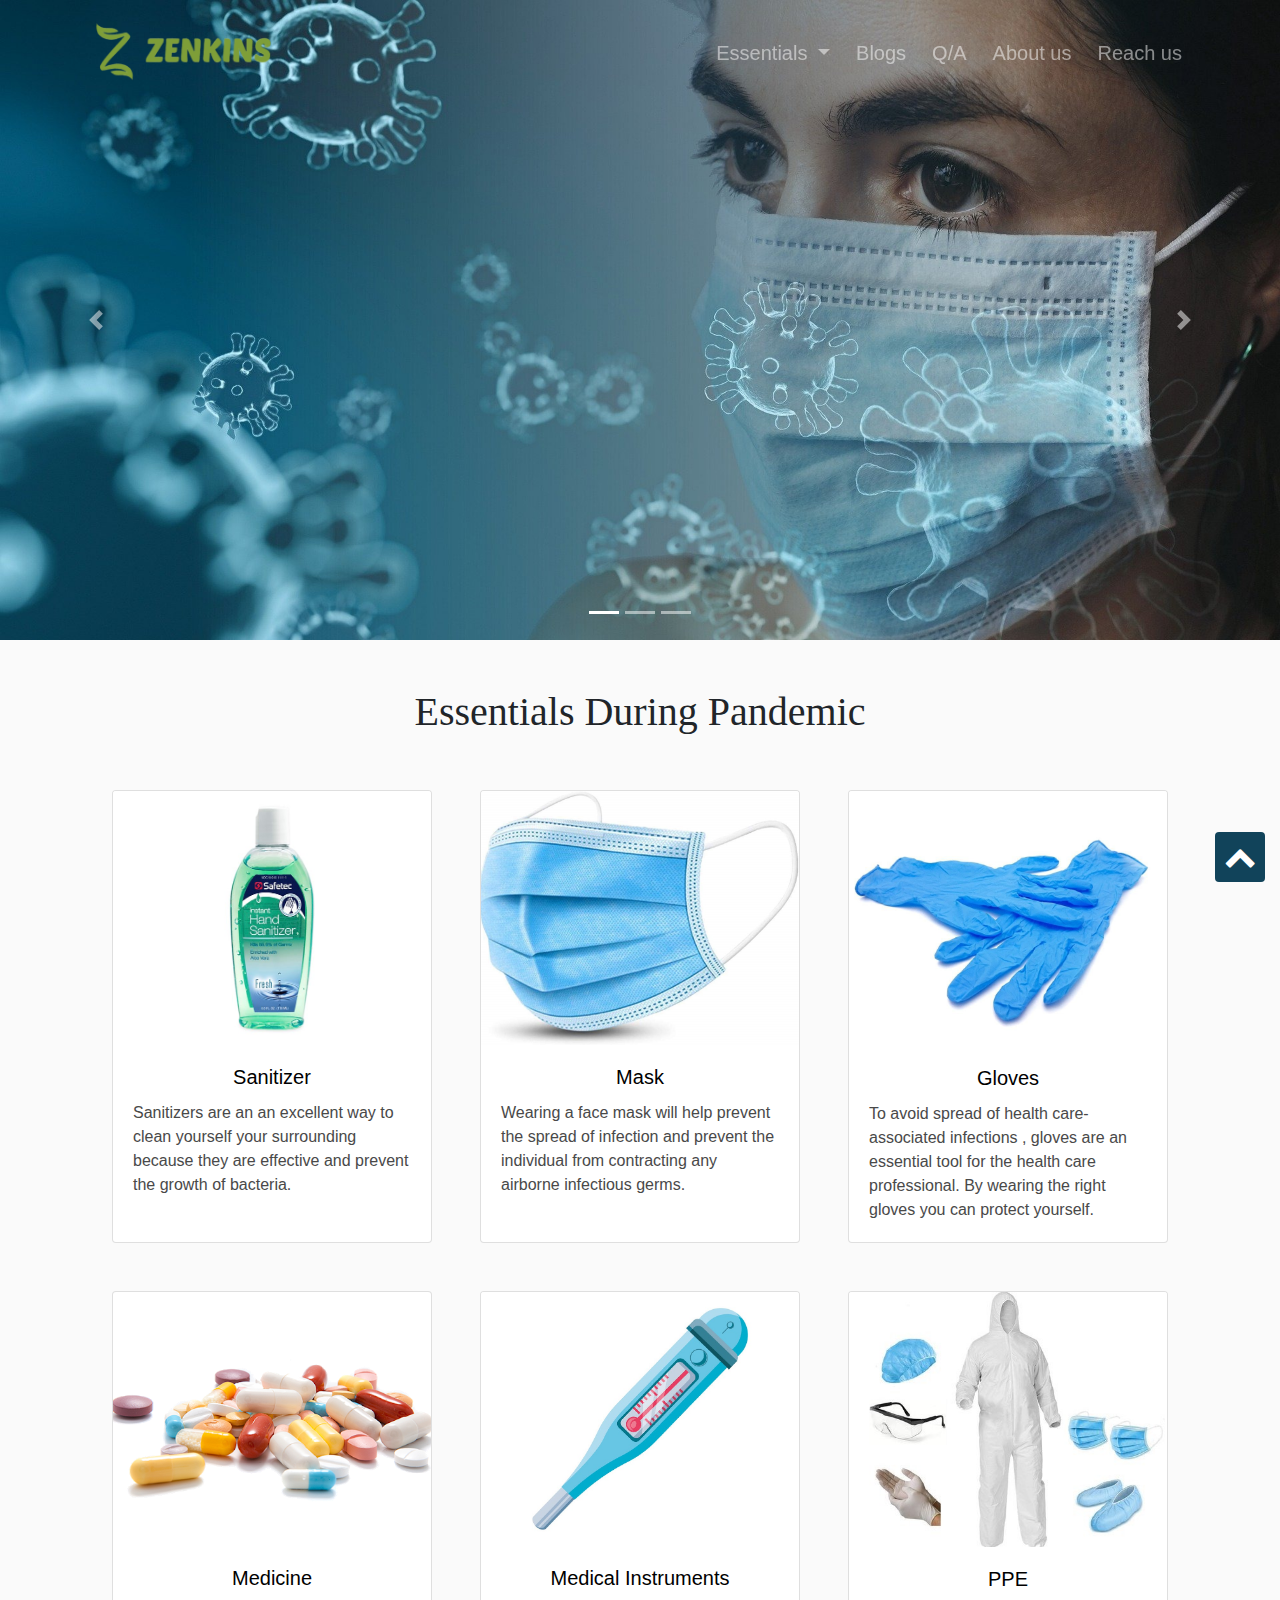
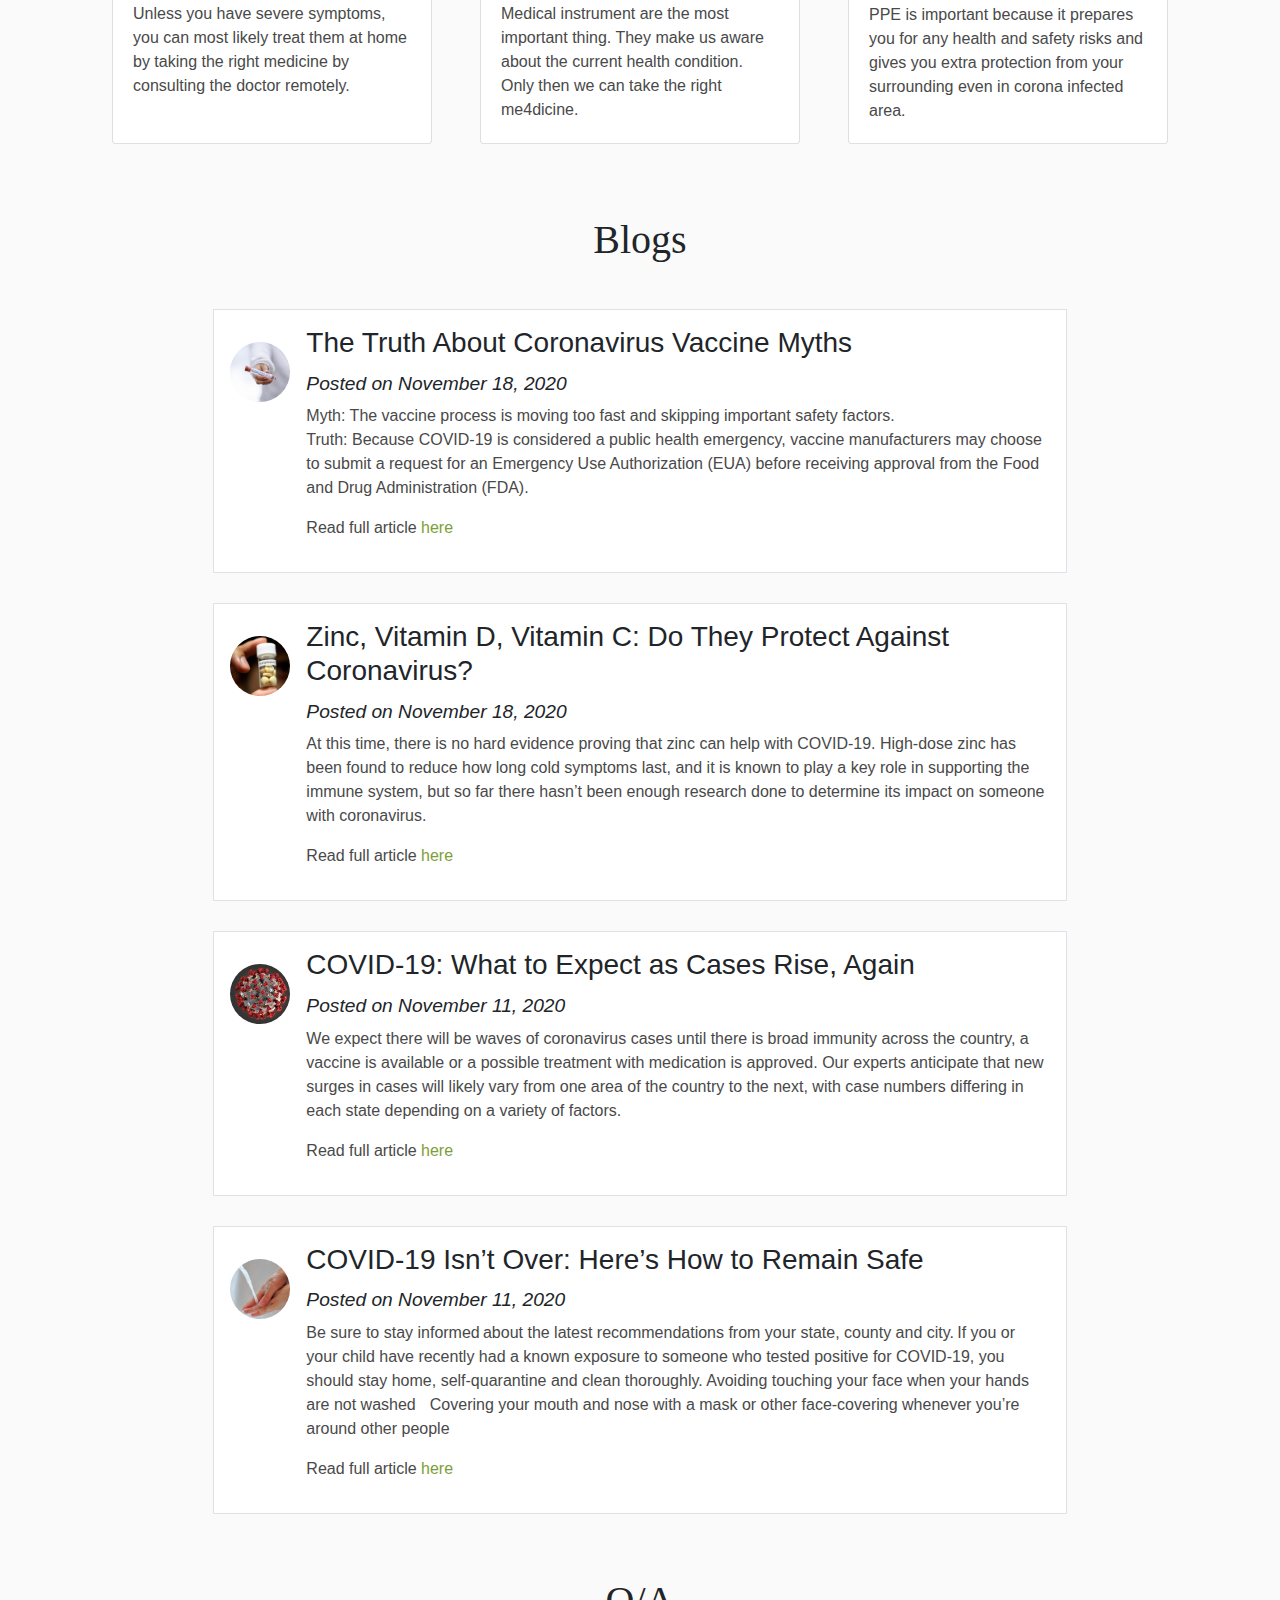
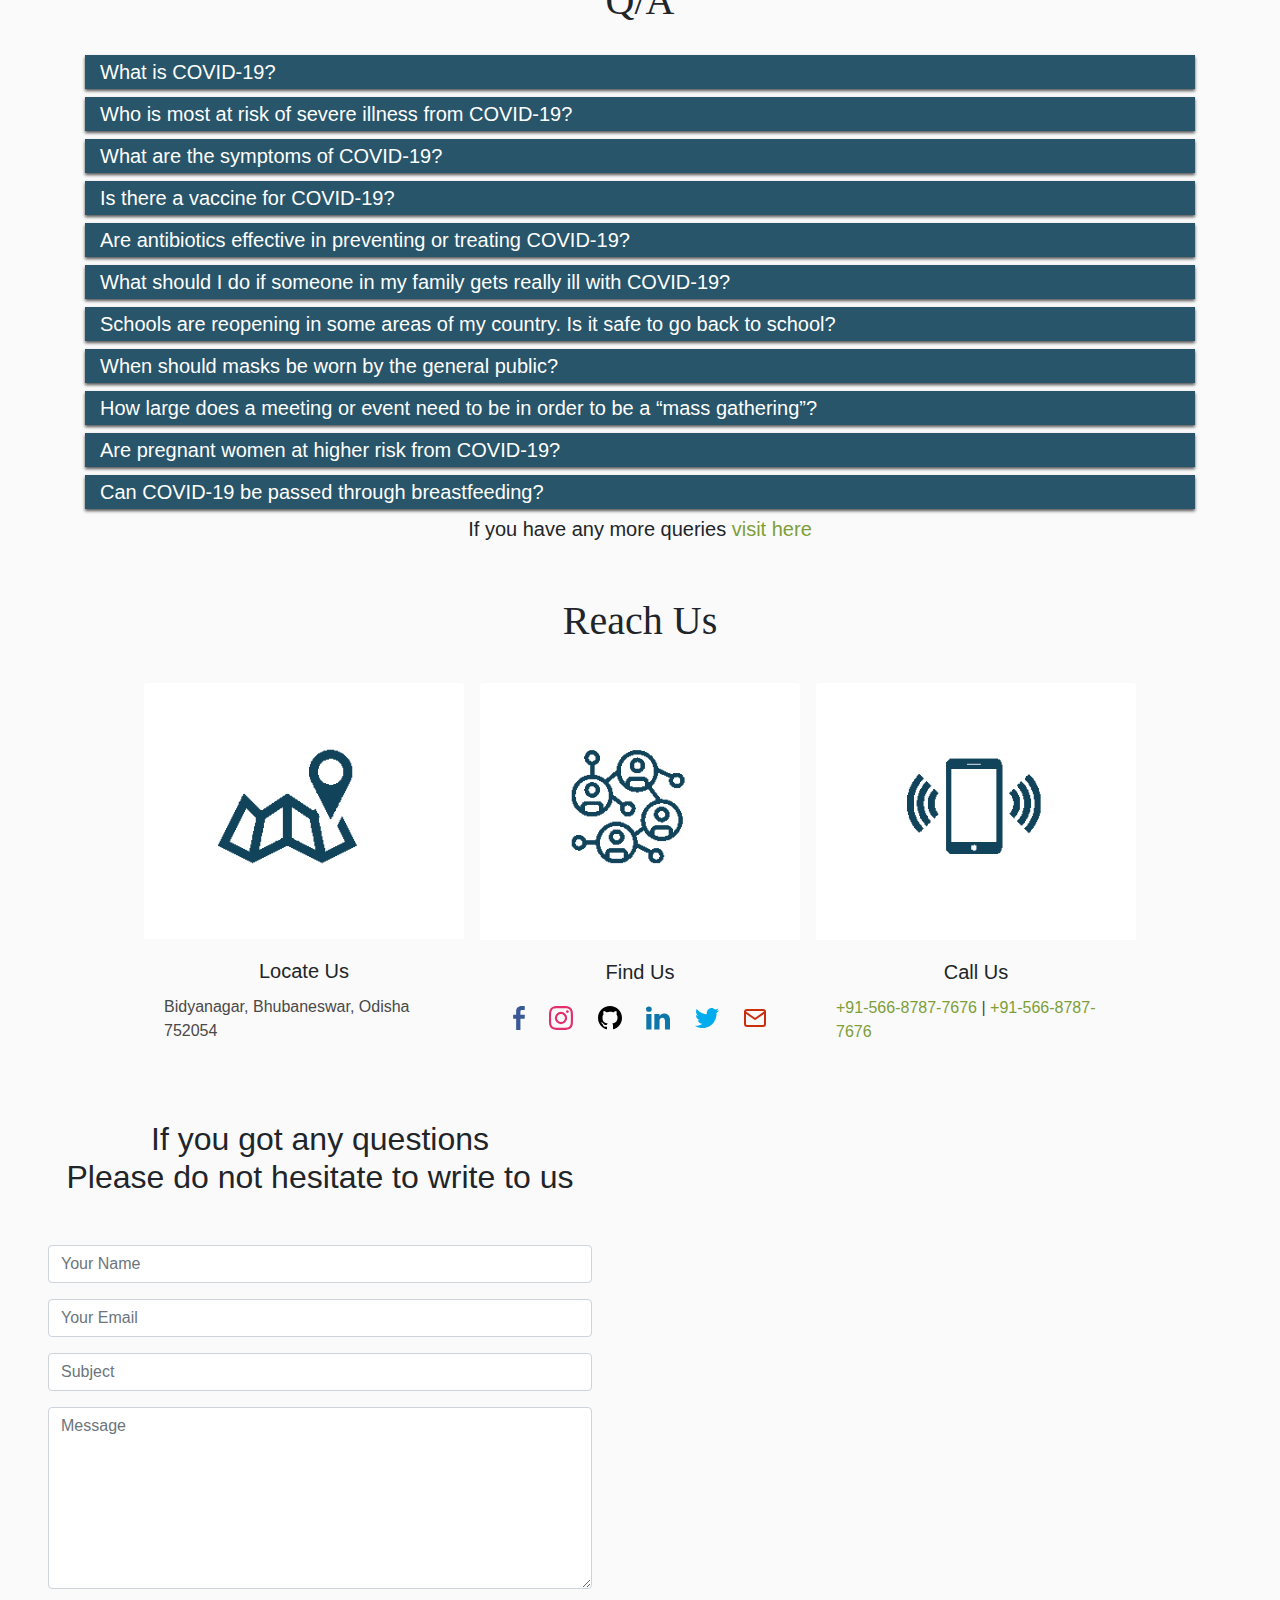
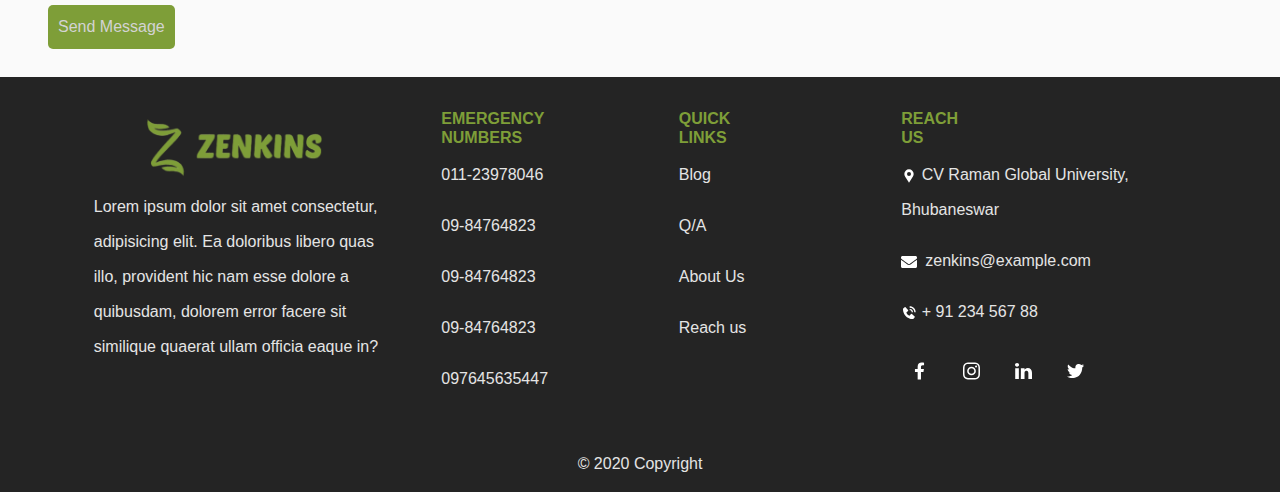
<file: index.html>
<!DOCTYPE html>
<html lang="en">
<head>
    <meta charset="UTF-8">
    <meta name="viewport" content="width=device-width, initial-scale=1.0">
    <title>Zenkins</title>
    <link rel="icon" href="img/titleimage.png">
    <link rel="stylesheet" href="css/style.css">
    <!-- <link rel="stylesheet" href="https://maxcdn.bootstrapcdn.com/bootstrap/3.4.1/css/bootstrap.min.css">-->
  <script src="https://ajax.googleapis.com/ajax/libs/jquery/3.5.1/jquery.min.js"></script>
  <!-- <script src="https://maxcdn.bootstrapcdn.com/bootstrap/3.4.1/js/bootstrap.min.js"></script>  -->
  <link rel="stylesheet" href="https://stackpath.bootstrapcdn.com/bootstrap/4.3.1/css/bootstrap.min.css" integrity="sha384-ggOyR0iXCbMQv3Xipma34MD+dH/1fQ784/j6cY/iJTQUOhcWr7x9JvoRxT2MZw1T" crossorigin="anonymous">
<script src="https://stackpath.bootstrapcdn.com/bootstrap/4.3.1/js/bootstrap.min.js" integrity="sha384-JjSmVgyd0p3pXB1rRibZUAYoIIy6OrQ6VrjIEaFf/nJGzIxFDsf4x0xIM+B07jRM" crossorigin="anonymous"></script>
<script src="js/app.js"></script>
<link rel="stylesheet" href="https://maxcdn.bootstrapcdn.com/font-awesome/4.5.0/css/font-awesome.min.css">
</head>
<body>
  
  <nav class="navbar navbar-expand-lg navbar-dark fixed-top">
    <div class="container">
      <a class="navbar-brand" href="index.html">
            <img src="img/logo.png" alt="">
          </a>
      <button class="navbar-toggler" type="button" data-toggle="collapse" data-target="#navbarResponsive" aria-controls="navbarResponsive" aria-expanded="false" aria-label="Toggle navigation">
            <span class="navbar-toggler-icon"></span>
          </button>
      <div class="collapse navbar-collapse" id="navbarResponsive">
        <ul class="navbar-nav ml-auto">
          
          
          
          <li class="dropdown nav-item">
            <a class="dropdown-toggle nav-link" data-toggle="dropdown" href="#">Essentials
            <span class="caret"></span></a>
            <ul class="dropdown-menu">
              <li><a href="sanitizer.html">Sanitizer</a></li>
              <li><a href="mask.html">Mask</a></li>
              <li><a href="gloves.html">Gloves</a></li>
              <li><a href="medicines.html">Medicines</a></li>
              <li><a href="instruments.html">Medical Instrument</a></li>
              <li><a href="ppe.html">PPE Kit</a></li>
            </ul>
          </li>
          <li class="nav-item">
            <a class="nav-link" href="index.html#blog">Blogs</a>
          </li>
          <li class="nav-item">
            <a class="nav-link" href="index.html#qna">Q/A</a>
          </li>
          <li class="nav-item ">
            <a class="nav-link" href="about.html">About us
                  
            </a>
          </li>
          <li class="nav-item">
            <a class="nav-link" href="index.html#reachus">Reach us</a>
          </li>
        </ul>
      </div>
    </div>
  </nav>

    <section class="">
        
        <div id="carouselExampleIndicators" class="carousel slide" data-ride="carousel">
            <ol class="carousel-indicators">
              <li data-target="#carouselExampleIndicators" data-slide-to="0" class="active"></li>
              <li data-target="#carouselExampleIndicators" data-slide-to="1"></li>
              <li data-target="#carouselExampleIndicators" data-slide-to="2"></li>
            </ol>
            <div class="carousel-inner">
              <div class="carousel-item active">
                <img class="d-block w-100" src="img/banner1.jpg" alt="First slide">
               
              </div>
              <div class="carousel-item">
                <img class="d-block w-100" src="img/banner2.jpg" alt="Second slide">
               
              </div>
              <div class="carousel-item">
                <img class="d-block w-100" src="img/banner3.jpg" alt="Third slide">
               
              </div>
            </div>
            <a class="carousel-control-prev" href="#carouselExampleIndicators" role="button" data-slide="prev">
              <span class="carousel-control-prev-icon" aria-hidden="true"></span>
              <span class="sr-only">Previous</span>
            </a>
            <a class="carousel-control-next" href="#carouselExampleIndicators" role="button" data-slide="next">
              <span class="carousel-control-next-icon" aria-hidden="true"></span>
              <span class="sr-only">Next</span>
            </a>
          </div></section>

          <section class=" my-5" id="essentials">
      
              
            <div class="col-xl-12">
                <h1 class="heading">Essentials during pandemic</h1>
            
            <div class="row">
              
        <div class="card col-xl-3 col-xs-4 col-md-4 col-lg-3 m-4">
          <a href="sanitizer.html">
          <img
            src="img/sanitizer.jpg"
            class="card-img-top"
            alt="..."
          />
          <div class="card-body">
            <h5 class="card-title">Sanitizer</h5>
            <p class="card-text">
             Sanitizers are an an excellent way to clean yourself  your surrounding because they are effective and prevent the growth of bacteria. 
            </p>
          </div>
        </a>
        </div>
        <div class="card col-xl-3 col-xs-4 col-md-4 col-lg-3 m-4">
          <a href="mask.html">
          <img
            src="img/mask.jpg"
            class="card-img-top"
            alt="..."
          />
          <div class="card-body">
            <h5 class="card-title">Mask</h5>
            <p class="card-text">
              Wearing a face mask will help prevent the spread of infection and prevent the individual from contracting any airborne infectious germs. 
            </p>
          </div>
        </a>
        </div>
        <div class="card col-xl-3 col-xs-4 col-md-4 col-lg-3  m-4">
          <a href="gloves.html">
          <img
            src="img/gloves.jpg"
            class="card-img-top"
            alt="..."
          />
          <div class="card-body">
            <h5 class="card-title">Gloves</h5>
            <p class="card-text">
              To avoid spread of health care-associated infections , gloves are an essential tool for the health care professional. By wearing the right gloves you can protect yourself.
            </p>
          </div>
        </a>
        </div>
        
        <div class="card col-xl-3 col-xs-4 col-md-4 col-lg-3 m-4">
          <a href="medicines.html">
          <img
            src="img/medicines.png"
            class="card-img-top"
            alt="..."
          />
          <div class="card-body">
            <h5 class="card-title">Medicine</h5>
            <p class="card-text">
              Unless you have severe symptoms, you can most likely treat them at home by taking the right medicine by consulting the doctor remotely.
            </p>
          </div>
        </a>
        </div> 
        <div class="card col-xl-3 col-xs-4 col-md-4 col-lg-3 m-4">
          <a href="instruments.html">
          <img
            src="img/instrument.jpg"
            class="card-img-top"
            alt="..."
          />
          <div class="card-body">
            <h5 class="card-title">Medical Instruments</h5>
            <p class="card-text">
            Medical instrument are the most important thing. They make us aware about the current health condition. Only then we can take the right me4dicine.
            </p>
          </div>
        </a>
        </div>
        <div class="card col-xl-3 col-xs-4 col-md-4 col-lg-3 m-4">
          <a href="ppe.html">
          <img
            src="img/ppe.jpg"
            class="card-img-top"
            alt="..."
          />
          <div class="card-body">
            <h5 class="card-title">PPE</h5>
            <p class="card-text">
              PPE is important because it prepares you for any health and safety risks and gives you extra protection from your surrounding even in corona infected area.
            </p>
          </div>
        </a>
        </div>



</div>

    </div>
</section>

<section class="mt-5 mb-5" id="blog">
  <div class="col-xl-12">
    <h1 class="heading">Blogs</h1>

<div class="row">
       <div class="col-xl-8  gapp">
        <div class="media border p-3">
          <img src="img/blog1.jpg" alt="John Doe" class="mr-3 mt-3 rounded-circle" style="width:60px;">
          <div class="media-body">
            <h3>The Truth About Coronavirus Vaccine Myths</h3>
            <h4> <small><i>Posted on November 18, 2020</i></small></h4>
            <p>Myth: The vaccine process is moving too fast and skipping important safety factors. <br>

              Truth: Because COVID-19 is considered a public health emergency, vaccine manufacturers may choose to submit a request for an Emergency Use Authorization (EUA) before receiving approval from the Food and Drug Administration (FDA). </p> 
            <p>Read full article <a class="visithere" href="https://www.adventhealth.com/coronavirus-resource-hub/blog/truth-about-coronavirus-vaccine-myths" target="_blank" > here</a></p>
          </div>
        </div>
       </div>
       <div class="col-xl-8  gapp">
        <div class="media border p-3">
          <img src="img/blog2.jpg" alt="John Doe" class="mr-3 mt-3 rounded-circle" style="width:60px;">
          <div class="media-body">
            <h3>Zinc, Vitamin D, Vitamin C: Do They Protect Against Coronavirus?</h3>
            <h4> <small><i>Posted on November 18, 2020</i></small></h4>
            <p>At this time, there is no hard evidence proving that zinc can help with COVID-19. High-dose zinc has been found to reduce how long cold symptoms last, and it is known to play a key role in supporting the immune system, but so far there hasn’t been enough research done to determine its impact on someone with coronavirus.  </p>
            <p>Read full article <a class="visithere" href="https://www.adventhealth.com/coronavirus-resource-hub/blog/zinc-vitamin-d-vitamin-c-do-they-protect-against-coronavirus" target="_blank" > here</a></p>
          </div>
        </div>
       </div>
       
       <div class="col-xl-8  gapp">
        <div class="media border p-3">
          <img src="img/blog3.jpg" alt="John Doe" class="mr-3 mt-3 rounded-circle" style="width:60px;">
          <div class="media-body">
            <h3>COVID-19: What to Expect as Cases Rise, Again</h3>
            <h4> <small><i>Posted on November 11, 2020</i></small></h4>
            <p>We expect there will be waves of coronavirus cases until there is broad immunity across the country, a vaccine is available or a possible treatment with medication is approved. Our experts anticipate that new surges in cases will likely vary from one area of the country to the next, with case numbers differing in each state depending on a variety of factors.  </p>
            <p>Read full article <a class="visithere" href="https://www.adventhealth.com/coronavirus-resource-hub/blog/covid-19-what-expect-cases-rise-again" target="_blank" > here</a></p>
          </div>
        </div>
       </div>
       <div class="col-xl-8  gapp">
        <div class="media border p-3">
          <img src="img/blog4.jpg" alt="John Doe" class="mr-3 mt-3 rounded-circle" style="width:60px;">
          <div class="media-body">
            <h3>COVID-19 Isn’t Over: Here’s How to Remain Safe</h3>
            <h4> <small><i>Posted on November 11, 2020</i></small></h4>
            <p>Be sure to stay informed about the latest recommendations from your state, county and city. If you or your child have recently had a known exposure to someone who tested positive for COVID-19, you should stay home, self-quarantine and clean thoroughly. Avoiding touching your face when your hands are not washed    

              Covering your mouth and nose with a mask or other face-covering whenever you’re around other people   </p>
            <p>Read full article <a class="visithere" href="https://www.adventhealth.com/coronavirus-resource-hub/blog/covid-19-isnt-over-heres-how-remain-safe" target="_blank" > here</a></p>
          </div>
        </div>
       </div>
  
 
 

</div>

</div>

</section>
<section class="mt-5 mb-5 qa" id="qna">
  <div class="col-xl-12">
    <h1 class="heading">Q/A</h1>
    <div class="row">
      <div class="container">
        <div class="panel-group" id="accordion">

          <div class="panel panel-default">
            <a data-toggle="collapse" data-parent="#accordion" href="#collapse1">
            <div class="panel-heading">
              <h5 class="panel-title">
                What is COVID-19?
              </h5>
            </div>
          </a>
            <div id="collapse1" class="panel-collapse collapse in">
              <div class="panel-body"><p>COVID-19 is the disease caused by a new coronavirus called SARS-CoV-2.  WHO first learned of this new virus on 31 December 2019, following a report of a cluster of cases of ‘viral pneumonia’ in Wuhan, People’s Republic of China.</p></div>
            </div>
          </div>

          <div class="panel panel-default">
            <a data-toggle="collapse" data-parent="#accordion" href="#collapse2">
            <div class="panel-heading">
              <h5 class="panel-title">
                Who is most at risk of severe illness from COVID-19?
              </h5>
            </div>
          </a>
            <div id="collapse2" class="panel-collapse collapse">
              <div class="panel-body"><p>People aged 60 years and over, and those with underlying medical problems like high blood pressure, heart and lung problems, diabetes, obesity or cancer, are at higher risk of developing serious illness.
                <br> However, anyone can get sick with COVID-19 and become seriously ill or die at any age. </p> </div>
            </div>
          </div>

          <div class="panel panel-default">
            <a data-toggle="collapse" data-parent="#accordion" href="#collapse3">
            <div class="panel-heading">
              <h5 class="panel-title">
                What are the symptoms of COVID-19?
              </h5>
            </div>
          </a>
            <div id="collapse3" class="panel-collapse collapse">
              <div class="panel-body"><p>The most common symptoms of COVID-19 are:Fever,Dry cough and Fatigue </p> 
                <p>  Other symptoms that are less common and may affect some patients include:
                Loss of taste or smell, 
                Nasal congestion, 
                Conjunctivitis (also known as red eyes), 
                Sore throat, 
                Headache, 
                Muscle or joint pain, 
                Different types of skin rash, 
                Nausea or vomiting, 
                Diarrhea, 
                Chills or dizziness. </p> 
                <p>  Symptoms of severe COVID‐19 disease include:
                 Shortness of breath,
                Loss of appetite,
                Confusion,
                Persistent pain or pressure in the chest,
                High temperature (above 38 °C).</p> 
                <p> People of all ages who experience fever and/or cough associated with difficulty breathing or shortness of breath, chest pain or pressure, or loss of speech or movement should seek medical care immediately. If possible, call your health care provider, hotline or health facility first, so you can be directed to the right clinic.</p></div>
            </div>
          </div>

          <div class="panel panel-default">
            <a data-toggle="collapse" data-parent="#accordion" href="#collapse4">
            <div class="panel-heading">
              <h5 class="panel-title">
                Is there a vaccine for COVID-19?

              </h5>
            </div>
          </a>
            <div id="collapse4" class="panel-collapse collapse">
              <div class="panel-body"><p>Not yet. Many potential vaccines for COVID-19 are being studied, and several large clinical trials may report results
                 later this year. If a vaccine is proven safe and effective, it must be approved by national regulators, manufactured, and distributed.
                  WHO is working with partners around the world to help coordinate key steps in this process. WHO is working through the ACT-Accelerator to facilitate equitable access to a safe and effective vaccine for the billions of people who will need it, once it is available.</p></div>
            </div>
          </div>

          <div class="panel panel-default">
            <a data-toggle="collapse" data-parent="#accordion" href="#collapse5">
            <div class="panel-heading">
              <h5 class="panel-title">
                Are antibiotics effective in preventing or treating COVID-19?
              </h5>
            </div>
          </a>
            <div id="collapse5" class="panel-collapse collapse">
              <div class="panel-body">  <p>Antibiotics do not work against viruses; they only work on bacterial infections.
                 COVID-19 is caused by a virus, so antibiotics do not work. Antibiotics should not be used as a means of prevention or treatment of COVID-19.</p> 

               <p>In hospitals, physicians will sometimes use antibiotics to prevent or treat secondary bacterial infections which can be
                  a complication of COVID-19 in severely ill patients. They should only be used as directed by a physician to treat a bacterial infection.</p></div>
            </div>
          </div>

          <div class="panel panel-default">
            <a data-toggle="collapse" data-parent="#accordion" href="#collapse6">
            <div class="panel-heading">
              <h5 class="panel-title">
                What should I do if someone in my family gets really ill with COVID-19?
              </h5>
            </div>
          </a>
            <div id="collapse6" class="panel-collapse collapse">
              <div class="panel-body"><p>
                Seek medical care, if members of your family get seriously ill.  If possible, either you or an adult should phone the local or national COVID-19 
                emergency number for advice on where and how you could get care. If your family member is confirmed as having COVID-19, you must be prepared that
                 you and other known contacts will need to monitor your symptoms,
                 and continue to self-quarantine for 14 days, even if you feel healthy.
              </p></div>
            </div>
          </div>

          <div class="panel panel-default">
            <a data-toggle="collapse" data-parent="#accordion" href="#collapse11">
            <div class="panel-heading">
              <h5 class="panel-title">
                Schools are reopening in some areas of my country. Is it safe to go back to school?
              </h5>
            </div>
          </a>
            <div id="collapse11" class="panel-collapse collapse">
              <div class="panel-body"><p>
                A decision to reopen schools in every country and area is made based on careful assessment of the situation, with consensus among all the key parties involved, including the health and education policy-makers, teachers and other school staff, parents and health and community workers. In addition, the reopening of schools are carefully planned and prepared, with all necessary measures in place to protect the safety and health of everyone in the school community. </p>

                <p>Therefore, if your school reopens, you should feel assured it is safe for you to go back to school – provided that you strictly follow the guidelines and rules that will be provided by your school. </p>

                  <p>Of course, if you have any concerns with going back to school, do not hesitate to speak out to your teachers and parents or guardians. 
              </p></div>
            </div>
          </div>
          <div class="panel panel-default">
            <a data-toggle="collapse" data-parent="#accordion" href="#collapse7">
            <div class="panel-heading">
              <h5 class="panel-title">
                When should masks be worn by the general public?
              </h5>
            </div>
          </a>
            <div id="collapse7" class="panel-collapse collapse">
              <div class="panel-body"><p>Within wider environments where the virus is spreading, masks should be worn by the general public in settings where it is not possible to maintain at least 1 meter from others. Examples of these settings include indoor locations that are crowded and have poor ventilation, public transport and places of high population density – among others. </p>
              </div>
            </div>
          </div>
          <div class="panel panel-default">
            <a data-toggle="collapse" data-parent="#accordion" href="#collapse8">
            <div class="panel-heading">
              <h5 class="panel-title">
                How large does a meeting or event need to be in order to be a “mass gathering”?
              </h5>
            </div>
          </a>
            <div id="collapse8" class="panel-collapse collapse">
              <div class="panel-body"><p>High profile international sporting events such as the Olympics or World Cups as well as international religious
                 events such as the Hajj count as mass gatherings. However, lower profile conferences and events can also meet WHO’s definition of a mass 
                 gathering. An event counts as a “mass gatherings” if the number of people it brings together is so large that it has the potential to 
                 strain the planning and response resources of the health system in the community where it takes place. You need to consider the location 
                 and duration of the event as well as the number of participants. For example, if the event takes place over several days in a small island 
                 state where the capacity of the health system is quite limited then even an event with just a few thousand participants could place a big 
                 strain on the health system and then be considered a “mass gathering” event. Conversely, if the event is held in a big city in a country 
                 with a large, well-resourced health system and lasts just a few hours, the event may not constitute a “mass gathering” event. </p></div>
            </div>
          </div>
          <div class="panel panel-default">
            <a data-toggle="collapse" data-parent="#accordion" href="#collapse9">
            <div class="panel-heading">
              <h5 class="panel-title">
                Are pregnant women at higher risk from COVID-19?
              </h5>
            </div>
          </a>
            <div id="collapse9" class="panel-collapse collapse">
              <div class="panel-body"><p> Pregnant women or recently pregnant women who are  older, overweight, and have pre-existing medical conditions such as hypertension and diabetes seem to have an increased  risk of developing severe COVID-19. When pregnant women develop severe disease, they also seem to more often require care in intensive care units than non-pregnant women of reproductive age.</p></div>
            </div>
          </div>
          <div class="panel panel-default">
            <a data-toggle="collapse" data-parent="#accordion" href="#collapse10">
            <div class="panel-heading">
              <h5 class="panel-title">
                Can COVID-19 be passed through breastfeeding?

              </h5>
            </div>
          </a>
            <div id="collapse10" class="panel-collapse collapse">
              <div class="panel-body"><p>Transmission of active COVID-19 (virus that can cause infection) through breast milk and breastfeeding has not been detected to date. There is no reason to avoid or stop breastfeeding.</p></div>
            </div>
          </div>




        </div> 
      </div>
      <h5>If you have any more queries <a class="visithere" href="https://www.who.int/emergencies/diseases/novel-coronavirus-2019/question-and-answers-hub" target="_blank">visit here</a></h5>
    </div>
</div>

</section>
<section class="mt-5 mb-5" id="reachus">
  <div class="col-xl-12">
    <h1 class="heading">Reach us</h1>

<div class="row">
       
  <div class=" col-xl-3 col-xs-4 col-md-4 col-lg-3 m-2">
   
    <img
    src="img/map.png"
    class="card-img-top"
    alt="..."
  />
    <div class="card-body">
      <h5 class="card-title">Locate us</h5>
      <p class="card-text">
        Bidyanagar,  Bhubaneswar, Odisha 752054
      </p>
    </div>
  
  </div>
  <div class="col-xl-3 col-xs-4 col-md-4 col-lg-3 m-2">
    
    <img
      src="img/network.png"
      class="card-img-top"
      alt="..."
    />
    <div class="card-body ">
      <h5 class="card-title">Find us</h5>
      <p class="card-text social ">
      <a href=""> <svg xmlns="http://www.w3.org/2000/svg" xmlns:xlink="http://www.w3.org/1999/xlink" aria-hidden="true" focusable="false" width="0.75em" height="1.5em" style="-ms-transform: rotate(360deg); -webkit-transform: rotate(360deg); transform: rotate(360deg);" preserveAspectRatio="xMidYMid meet" viewBox="0 0 486.037 1000"><path d="M124.074 1000V530.771H0V361.826h124.074V217.525C124.074 104.132 197.365 0 366.243 0C434.619 0 485.18 6.555 485.18 6.555l-3.984 157.766s-51.564-.502-107.833-.502c-60.9 0-70.657 28.065-70.657 74.646v123.361h183.331l-7.977 168.945H302.706V1000H124.074" fill="#3b5998"/></svg>
       <a href=""><svg xmlns="http://www.w3.org/2000/svg" xmlns:xlink="http://www.w3.org/1999/xlink" aria-hidden="true" focusable="false" width="1.5em" height="1.5em" style="-ms-transform: rotate(360deg); -webkit-transform: rotate(360deg); transform: rotate(360deg);" preserveAspectRatio="xMidYMid meet" viewBox="0 0 32 32"><path d="M16 0c-4.349 0-4.891.021-6.593.093c-1.709.084-2.865.349-3.885.745a7.847 7.847 0 0 0-2.833 1.849A7.757 7.757 0 0 0 .84 5.52C.444 6.54.179 7.696.095 9.405c-.077 1.703-.093 2.244-.093 6.593s.021 4.891.093 6.593c.084 1.704.349 2.865.745 3.885a7.847 7.847 0 0 0 1.849 2.833a7.757 7.757 0 0 0 2.833 1.849c1.02.391 2.181.661 3.885.745c1.703.077 2.244.093 6.593.093s4.891-.021 6.593-.093c1.704-.084 2.865-.355 3.885-.745a7.847 7.847 0 0 0 2.833-1.849a7.716 7.716 0 0 0 1.849-2.833c.391-1.02.661-2.181.745-3.885c.077-1.703.093-2.244.093-6.593s-.021-4.891-.093-6.593c-.084-1.704-.355-2.871-.745-3.885a7.847 7.847 0 0 0-1.849-2.833A7.716 7.716 0 0 0 26.478.838c-1.02-.396-2.181-.661-3.885-.745C20.89.016 20.349 0 16 0zm0 2.88c4.271 0 4.781.021 6.469.093c1.557.073 2.405.333 2.968.553a4.989 4.989 0 0 1 1.844 1.197a4.931 4.931 0 0 1 1.192 1.839c.22.563.48 1.411.553 2.968c.072 1.688.093 2.199.093 6.469s-.021 4.781-.099 6.469c-.084 1.557-.344 2.405-.563 2.968c-.303.751-.641 1.276-1.199 1.844a5.048 5.048 0 0 1-1.844 1.192c-.556.22-1.416.48-2.979.553c-1.697.072-2.197.093-6.479.093s-4.781-.021-6.48-.099c-1.557-.084-2.416-.344-2.979-.563c-.76-.303-1.281-.641-1.839-1.199c-.563-.563-.921-1.099-1.197-1.844c-.224-.556-.48-1.416-.563-2.979c-.057-1.677-.084-2.197-.084-6.459c0-4.26.027-4.781.084-6.479c.083-1.563.339-2.421.563-2.979c.276-.761.635-1.281 1.197-1.844c.557-.557 1.079-.917 1.839-1.199c.563-.219 1.401-.479 2.964-.557c1.697-.061 2.197-.083 6.473-.083zm0 4.907A8.21 8.21 0 0 0 7.787 16A8.21 8.21 0 0 0 16 24.213A8.21 8.21 0 0 0 24.213 16A8.21 8.21 0 0 0 16 7.787zm0 13.546c-2.948 0-5.333-2.385-5.333-5.333s2.385-5.333 5.333-5.333c2.948 0 5.333 2.385 5.333 5.333S18.948 21.333 16 21.333zM26.464 7.459a1.923 1.923 0 0 1-1.923 1.921a1.919 1.919 0 1 1 0-3.838c1.057 0 1.923.86 1.923 1.917z" fill="#E1306C"/></svg></a>
       <a href=""> <svg xmlns="http://www.w3.org/2000/svg" xmlns:xlink="http://www.w3.org/1999/xlink" aria-hidden="true" focusable="false" width="1.5em" height="1.5em" style="-ms-transform: rotate(360deg); -webkit-transform: rotate(360deg); transform: rotate(360deg);" preserveAspectRatio="xMidYMid meet" viewBox="0 0 64 64"><path fill="black" d="M32 0C14 0 0 14 0 32c0 21 19 30 22 30c2 0 2-1 2-2v-5c-7 2-10-2-11-5c0 0 0-1-2-3c-1-1-5-3-1-3c3 0 5 4 5 4c3 4 7 3 9 2c0-2 2-4 2-4c-8-1-14-4-14-15c0-4 1-7 3-9c0 0-2-4 0-9c0 0 5 0 9 4c3-2 13-2 16 0c4-4 9-4 9-4c2 7 0 9 0 9c2 2 3 5 3 9c0 11-7 14-14 15c1 1 2 3 2 6v8c0 1 0 2 2 2c3 0 22-9 22-30C64 14 50 0 32 0z"/></svg></a> 
       <a href=""> <svg xmlns="http://www.w3.org/2000/svg" xmlns:xlink="http://www.w3.org/1999/xlink" aria-hidden="true" focusable="false" width="1.51em" height="1.5em" style="-ms-transform: rotate(360deg); -webkit-transform: rotate(360deg); transform: rotate(360deg);" preserveAspectRatio="xMidYMid meet" viewBox="0 0 1046.16 1000"><path d="M237.485 1000V325.301H13.229V1000h224.256zM125.386 233.127c78.202 0 126.879-51.809 126.879-116.553C250.808 50.37 203.591-.001 126.87-.001C50.161-.001-.002 50.371-.002 116.574c0 64.747 48.665 116.553 123.924 116.553h1.457zM361.61 1000h224.256V623.215c0-20.165 1.457-40.309 7.379-54.724c16.212-40.289 53.111-82.017 115.06-82.017c81.149 0 113.613 61.872 113.613 152.572v360.949h224.242V613.129c0-207.241-110.636-303.668-258.183-303.668c-120.977 0-174.094 67.622-203.603 113.679h1.497v-97.853H361.615c2.943 63.31 0 674.699 0 674.699z" fill="#0e76a8"/></svg></a> 
       <a href=""><svg xmlns="http://www.w3.org/2000/svg" xmlns:xlink="http://www.w3.org/1999/xlink" aria-hidden="true" focusable="false" width="1.5em" height="1.5em" style="-ms-transform: rotate(360deg); -webkit-transform: rotate(360deg); transform: rotate(360deg);" preserveAspectRatio="xMidYMid meet" viewBox="0 0 1200 1200"><path d="M1200 216.995c-8.026 16.946-22.966 38.351-44.816 64.214s-48.828 48.606-80.937 68.227c.893 7.136 1.562 13.824 2.007 20.067c3.463 96.12-19.561 195.847-51.505 278.93c-61.918 154.473-156.795 278.795-292.308 363.21c-141.314 81.058-305.892 98.298-457.525 83.612C174.25 1083.694 75.033 1050.822 0 988.901c137.233 16.404 265.305-30.28 366.555-105.687c-112.472 2.847-194.191-78.514-232.775-172.575c17.393 4.559 35.588 4.009 52.174 2.677c20.416-1.918 39.796-3.833 58.863-8.026c-71.717-23.139-134.469-65.675-167.224-129.767c-19.213-40.61-27.888-79.282-28.093-123.077c33.605 17.693 74.028 34.937 111.037 33.444c-55.892-47.347-100.7-107.857-109.03-177.258c-5.259-57.866 9.221-110.688 30.101-159.866c83.607 91.885 177.415 167.502 285.618 214.047c73.998 30.302 147.786 46.507 224.081 46.822c-8.807-68.145-1.959-134.05 30.101-189.967c37.73-60.118 92.778-94.998 154.516-112.375c88.337-22.652 174.496 9.345 228.763 70.903c58.521-6.321 114.58-32.283 159.197-58.863c-18.958 57.41-55.874 114.492-109.699 141.806c51.247-9.488 100.149-24.659 145.815-44.144z" fill="#00acee"/></svg></a>  
       <a href=""><svg xmlns="http://www.w3.org/2000/svg" xmlns:xlink="http://www.w3.org/1999/xlink" aria-hidden="true" focusable="false" width="1.5em" height="1.5em" style="-ms-transform: rotate(360deg); -webkit-transform: rotate(360deg); transform: rotate(360deg);" preserveAspectRatio="xMidYMid meet" viewBox="0 0 24 24"><g fill="none" stroke="#CB2D0D" stroke-width="2" stroke-linecap="round" stroke-linejoin="round"><path d="M4 4h16c1.1 0 2 .9 2 2v12c0 1.1-.9 2-2 2H4c-1.1 0-2-.9-2-2V6c0-1.1.9-2 2-2z"/><path d="M22 6l-10 7L2 6"/></g></svg></a>  
      </p>
    </div>
 
  </div>
 
 
  <div class="col-xl-3 col-xs-4 col-md-4 col-lg-3 m-2">

    <img
      src="img/call.png"
      class="card-img-top"
      alt="..."
    />
    <div class="card-body">
      <h5 class="card-title">Call us</h5>
      <p class="card-text text-align-center">
       <a href="tel:5551234567" class="visithere">+91-566-8787-7676</a> | <a href="tel:5551234567" class="visithere">+91-566-8787-7676</a> 
      </p>
    </div>

  </div>
</div>

</div>

</section>
<section style="overflow: hidden;  ">
  <div class="col-xl-12">  
<div class="container-fluid px-0">
  <div class="row d-flex block-9  mb-0">
    <div class="col-md-12 mb-md-0 col-lg-6 justify-content-left mx-0">
     
      <form action="#" class=" pr-5 pl-5  contact-form">
        <h2 class="text-center mb-5">If you got any questions <br>Please do not hesitate to write to us</h2>
      <div class="form-group">
        <input type="text" class="form-control" placeholder="Your Name">
      </div>
      <div class="form-group">
        <input type="text" class="form-control" placeholder="Your Email">
      </div>
      <div class="form-group">
        <input type="text" class="form-control" placeholder="Subject">
      </div>
      <div class="form-group">
        <textarea name="" id="" cols="30" rows="7" class="form-control" placeholder="Message"></textarea>
      </div>
      <div class="form-group">
        <button class="mybut" type="submit" class="btn button py-3 px-5"> Send Message</button>
      </div>
    </form>
    </div> 
    <div class="col-md-12 col-lg-6 align-self-stretch justify-content-right">
      <div id="map"><iframe src="https://www.google.com/maps/embed?pb=!1m18!1m12!1m3!1d3743.953205412001!2d85.73360411478023!3d20.219265486442463!2m3!1f0!2f0!3f0!3m2!1i1024!2i768!4f13.1!3m3!1m2!1s0x3a19a8fa59ac3c81%3A0xc81fc475faa77274!2sC.%20V.%20Raman%20Global%20University!5e0!3m2!1sen!2sin!4v1606483684934!5m2!1sen!2sin" width="670" height="550" frameborder="0" style="border:0;" allowfullscreen="" aria-hidden="false" tabindex="0"></iframe></div>
     </div>
     </div>
       
       
     
</div>
</div>
  </section>
        <footer class="myfooter pt-3" style="background-color: #242424;">
        
          
            <!-- Footer Links -->
          <div class="container text-center text-md-left">
        
            <!-- Grid row -->
            <div class="row mt-3">
        
              <!-- Grid column -->
              <div class="col-md-3 col-lg-4 col-xl-3 mx-auto mb-4">
                <!-- Content -->
                <div style="text-align: center;"><img src="img/logo.png" style="height: 80px;"></div>
                <p>Lorem ipsum dolor sit amet consectetur, adipisicing elit. Ea doloribus libero quas illo, provident hic nam esse dolore a quibusdam, dolorem error facere sit similique quaerat ullam officia eaque in?</p>
        
              </div>
              <!-- Grid column -->
        
              <!-- Grid column -->
              <div class="col-md-2 col-lg-2 col-xl-2 mx-auto mb-4">
        
                <!-- Links -->
                <h6 class="text-uppercase font-weight-bold">Emergency <br> Numbers</h6>
         
                <p>
                  <a href="tel:011-23978046" title="corona helpline">011-23978046</a>
                  <p>
                    <a href="09-84764823" title="helpline">09-84764823</a> 
                 </p>
                 <p>
                  <a href="09-84764823" title="helpline">09-84764823</a> 
               </p>
               
                <p>
                  <a href="09-84764823" title="helpline">09-84764823</a> 
               </p>
                <p>
                  <a href="tel:097645635447" title="corona helpline">097645635447</a>    
              </p>
        
              </div>
              <!-- Grid column -->
        
              <!-- Grid column -->
              <div class="col-md-3 col-lg-2 col-xl-2 mx-auto mb-4">
        
                <!-- Links -->
                <h6 class="text-uppercase font-weight-bold"> Quick <br> Links   </h6>
               
               
                <p>
                  <a href="index.html#blog">Blog</a>
                </p>
                
                <p>
                  <a href="index.html#qna"> Q/A</a>
                </p>
                
                <p>
                  <a href="about.html">About Us</a>
                </p>
                <p>
                  <a href="index.html#reachus">Reach us</a>
                </p>
              </div>
              <!-- Grid column -->
        
              <!-- Grid column -->
              <div class="col-md-4 col-lg-3 col-xl-3 mx-auto mb-md-0 mb-4">
        
                <!-- Links -->
                <h6 class="text-uppercase font-weight-bold">Reach <br> Us</h6>
               
                <p>
                  <span class=" mr-0"><svg xmlns="http://www.w3.org/2000/svg" xmlns:xlink="http://www.w3.org/1999/xlink" aria-hidden="true" focusable="false" width="1em" height="1em" style="-ms-transform: rotate(360deg); -webkit-transform: rotate(360deg); transform: rotate(360deg);" preserveAspectRatio="xMidYMid meet" viewBox="0 0 24 24"><path d="M19 9A7 7 0 1 0 5 9c0 1.387.41 2.677 1.105 3.765h-.008C8.457 16.46 12 22 12 22l5.903-9.235h-.007A6.98 6.98 0 0 0 19 9zm-7 3a3 3 0 1 1 0-6a3 3 0 0 1 0 6z" fill="white"/></svg></span> CV Raman Global University, Bhubaneswar</p>
                <p>
                  <span class="mr-2"><svg xmlns="http://www.w3.org/2000/svg" xmlns:xlink="http://www.w3.org/1999/xlink" aria-hidden="true" focusable="false" width="1em" height="1em" style="-ms-transform: rotate(360deg); -webkit-transform: rotate(360deg); transform: rotate(360deg);" preserveAspectRatio="xMidYMid meet" viewBox="0 0 512 512"><path d="M502.3 190.8c3.9-3.1 9.7-.2 9.7 4.7V400c0 26.5-21.5 48-48 48H48c-26.5 0-48-21.5-48-48V195.6c0-5 5.7-7.8 9.7-4.7c22.4 17.4 52.1 39.5 154.1 113.6c21.1 15.4 56.7 47.8 92.2 47.6c35.7.3 72-32.8 92.3-47.6c102-74.1 131.6-96.3 154-113.7zM256 320c23.2.4 56.6-29.2 73.4-41.4c132.7-96.3 142.8-104.7 173.4-128.7c5.8-4.5 9.2-11.5 9.2-18.9v-19c0-26.5-21.5-48-48-48H48C21.5 64 0 85.5 0 112v19c0 7.4 3.4 14.3 9.2 18.9c30.6 23.9 40.7 32.4 173.4 128.7c16.8 12.2 50.2 41.8 73.4 41.4z" fill="white"/></svg></span>zenkins@example.com</p>
                <p>
                  <span class=" mr-0"><svg xmlns="http://www.w3.org/2000/svg" xmlns:xlink="http://www.w3.org/1999/xlink" aria-hidden="true" focusable="false" width="1em" height="1em" style="-ms-transform: rotate(360deg); -webkit-transform: rotate(360deg); transform: rotate(360deg);" preserveAspectRatio="xMidYMid meet" viewBox="0 0 24 24"><path d="M20 10.999h2C22 5.869 18.127 2 12.99 2v2C17.052 4 20 6.943 20 10.999z" fill="white"/><path d="M13 8c2.103 0 3 .897 3 3h2c0-3.225-1.775-5-5-5v2zm3.422 5.443a1.001 1.001 0 0 0-1.391.043l-2.393 2.461c-.576-.11-1.734-.471-2.926-1.66c-1.192-1.193-1.553-2.354-1.66-2.926l2.459-2.394a1 1 0 0 0 .043-1.391L6.859 3.513a1 1 0 0 0-1.391-.087l-2.17 1.861a1 1 0 0 0-.29.649c-.015.25-.301 6.172 4.291 10.766C11.305 20.707 16.323 21 17.705 21c.202 0 .326-.006.359-.008a.992.992 0 0 0 .648-.291l1.86-2.171a1 1 0 0 0-.086-1.391l-4.064-3.696z" fill="white"/></svg></span> + 91 234 567 88</p>
               
                    <div class="d-flex socialiconss social">
                      <a href=""> <svg xmlns="http://www.w3.org/2000/svg" xmlns:xlink="http://www.w3.org/1999/xlink" aria-hidden="true" focusable="false" width="2em" height="2em" style="-ms-transform: rotate(360deg); -webkit-transform: rotate(360deg); transform: rotate(360deg);" preserveAspectRatio="xMidYMid meet" viewBox="0 0 32 32"><path d="M23.446 18l.889-5.791h-5.557V8.451c0-1.584.776-3.129 3.265-3.129h2.526V.392S22.277.001 20.085.001c-4.576 0-7.567 2.774-7.567 7.795v4.414H7.431v5.791h5.087v14h6.26v-14z" fill="white"/></svg>
                        <a href=""> <svg xmlns="http://www.w3.org/2000/svg" xmlns:xlink="http://www.w3.org/1999/xlink" aria-hidden="true" focusable="false" width="2em" height="2em" style="-ms-transform: rotate(360deg); -webkit-transform: rotate(360deg); transform: rotate(360deg);" preserveAspectRatio="xMidYMid meet" viewBox="0 0 32 32"><path d="M16 0c-4.349 0-4.891.021-6.593.093c-1.709.084-2.865.349-3.885.745a7.847 7.847 0 0 0-2.833 1.849A7.757 7.757 0 0 0 .84 5.52C.444 6.54.179 7.696.095 9.405c-.077 1.703-.093 2.244-.093 6.593s.021 4.891.093 6.593c.084 1.704.349 2.865.745 3.885a7.847 7.847 0 0 0 1.849 2.833a7.757 7.757 0 0 0 2.833 1.849c1.02.391 2.181.661 3.885.745c1.703.077 2.244.093 6.593.093s4.891-.021 6.593-.093c1.704-.084 2.865-.355 3.885-.745a7.847 7.847 0 0 0 2.833-1.849a7.716 7.716 0 0 0 1.849-2.833c.391-1.02.661-2.181.745-3.885c.077-1.703.093-2.244.093-6.593s-.021-4.891-.093-6.593c-.084-1.704-.355-2.871-.745-3.885a7.847 7.847 0 0 0-1.849-2.833A7.716 7.716 0 0 0 26.478.838c-1.02-.396-2.181-.661-3.885-.745C20.89.016 20.349 0 16 0zm0 2.88c4.271 0 4.781.021 6.469.093c1.557.073 2.405.333 2.968.553a4.989 4.989 0 0 1 1.844 1.197a4.931 4.931 0 0 1 1.192 1.839c.22.563.48 1.411.553 2.968c.072 1.688.093 2.199.093 6.469s-.021 4.781-.099 6.469c-.084 1.557-.344 2.405-.563 2.968c-.303.751-.641 1.276-1.199 1.844a5.048 5.048 0 0 1-1.844 1.192c-.556.22-1.416.48-2.979.553c-1.697.072-2.197.093-6.479.093s-4.781-.021-6.48-.099c-1.557-.084-2.416-.344-2.979-.563c-.76-.303-1.281-.641-1.839-1.199c-.563-.563-.921-1.099-1.197-1.844c-.224-.556-.48-1.416-.563-2.979c-.057-1.677-.084-2.197-.084-6.459c0-4.26.027-4.781.084-6.479c.083-1.563.339-2.421.563-2.979c.276-.761.635-1.281 1.197-1.844c.557-.557 1.079-.917 1.839-1.199c.563-.219 1.401-.479 2.964-.557c1.697-.061 2.197-.083 6.473-.083zm0 4.907A8.21 8.21 0 0 0 7.787 16A8.21 8.21 0 0 0 16 24.213A8.21 8.21 0 0 0 24.213 16A8.21 8.21 0 0 0 16 7.787zm0 13.546c-2.948 0-5.333-2.385-5.333-5.333s2.385-5.333 5.333-5.333c2.948 0 5.333 2.385 5.333 5.333S18.948 21.333 16 21.333zM26.464 7.459a1.923 1.923 0 0 1-1.923 1.921a1.919 1.919 0 1 1 0-3.838c1.057 0 1.923.86 1.923 1.917z" fill="white"/></svg></a>
                        <a href=""> <svg xmlns="http://www.w3.org/2000/svg" xmlns:xlink="http://www.w3.org/1999/xlink" aria-hidden="true" focusable="false" width="2em" height="2em" style="-ms-transform: rotate(360deg); -webkit-transform: rotate(360deg); transform: rotate(360deg);" preserveAspectRatio="xMidYMid meet" viewBox="0 0 1046.16 1000"><path d="M237.485 1000V325.301H13.229V1000h224.256zM125.386 233.127c78.202 0 126.879-51.809 126.879-116.553C250.808 50.37 203.591-.001 126.87-.001C50.161-.001-.002 50.371-.002 116.574c0 64.747 48.665 116.553 123.924 116.553h1.457zM361.61 1000h224.256V623.215c0-20.165 1.457-40.309 7.379-54.724c16.212-40.289 53.111-82.017 115.06-82.017c81.149 0 113.613 61.872 113.613 152.572v360.949h224.242V613.129c0-207.241-110.636-303.668-258.183-303.668c-120.977 0-174.094 67.622-203.603 113.679h1.497v-97.853H361.615c2.943 63.31 0 674.699 0 674.699z" fill="white"/></svg></a> 
                        <a href=""><svg xmlns="http://www.w3.org/2000/svg" xmlns:xlink="http://www.w3.org/1999/xlink" aria-hidden="true" focusable="false" width="2em" height="2em" style="-ms-transform: rotate(360deg); -webkit-transform: rotate(360deg); transform: rotate(360deg);" preserveAspectRatio="xMidYMid meet" viewBox="0 0 1200 1200"><path d="M1200 216.995c-8.026 16.946-22.966 38.351-44.816 64.214s-48.828 48.606-80.937 68.227c.893 7.136 1.562 13.824 2.007 20.067c3.463 96.12-19.561 195.847-51.505 278.93c-61.918 154.473-156.795 278.795-292.308 363.21c-141.314 81.058-305.892 98.298-457.525 83.612C174.25 1083.694 75.033 1050.822 0 988.901c137.233 16.404 265.305-30.28 366.555-105.687c-112.472 2.847-194.191-78.514-232.775-172.575c17.393 4.559 35.588 4.009 52.174 2.677c20.416-1.918 39.796-3.833 58.863-8.026c-71.717-23.139-134.469-65.675-167.224-129.767c-19.213-40.61-27.888-79.282-28.093-123.077c33.605 17.693 74.028 34.937 111.037 33.444c-55.892-47.347-100.7-107.857-109.03-177.258c-5.259-57.866 9.221-110.688 30.101-159.866c83.607 91.885 177.415 167.502 285.618 214.047c73.998 30.302 147.786 46.507 224.081 46.822c-8.807-68.145-1.959-134.05 30.101-189.967c37.73-60.118 92.778-94.998 154.516-112.375c88.337-22.652 174.496 9.345 228.763 70.903c58.521-6.321 114.58-32.283 159.197-58.863c-18.958 57.41-55.874 114.492-109.699 141.806c51.247-9.488 100.149-24.659 145.815-44.144z" fill="white"/></svg></a>  
                    </div>
                 
        
              </div>
             
        
            </div>
           
        
          </div>
          
          <div class="footer-copyright text-center py-3">© 2020 Copyright
          
          </div>
          
        
          
         
        
        </footer>
        <a  id="button"></a>
</body>
</html>
</file>
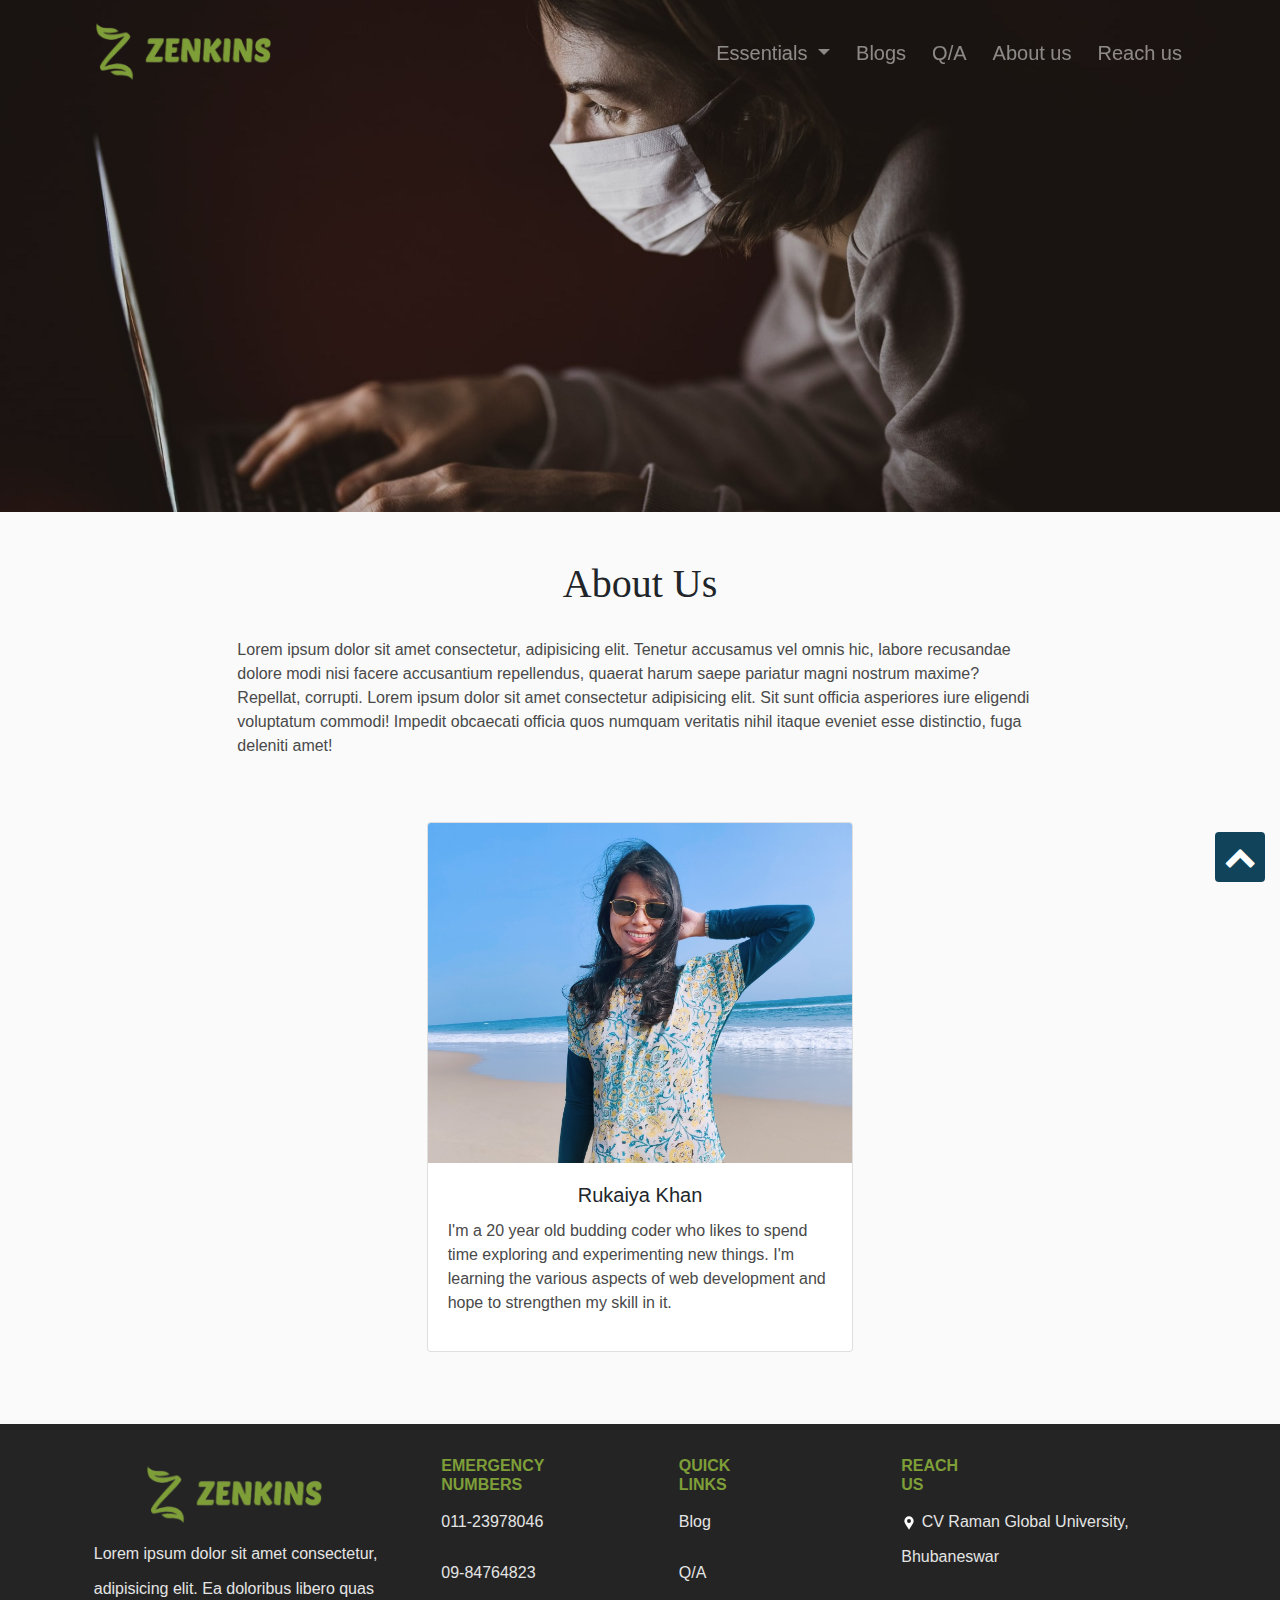
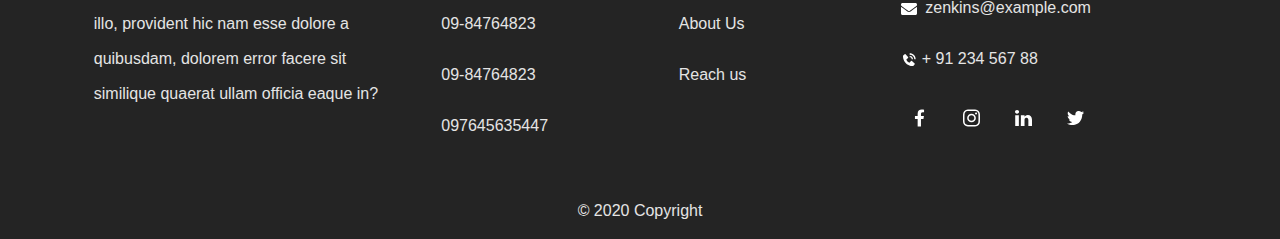
<file: about.html>
<!DOCTYPE html>
<html lang="en">
<head>
    <meta charset="UTF-8">
    <meta name="viewport" content="width=device-width, initial-scale=1.0">
    <link rel="icon" href="img/titleimage.png">

    <title>Zenkins | About</title>
    <link rel="stylesheet" href="css/style.css">
    <!-- <link rel="stylesheet" href="https://maxcdn.bootstrapcdn.com/bootstrap/3.4.1/css/bootstrap.min.css">-->
  <script src="https://ajax.googleapis.com/ajax/libs/jquery/3.5.1/jquery.min.js"></script>
  <!-- <script src="https://maxcdn.bootstrapcdn.com/bootstrap/3.4.1/js/bootstrap.min.js"></script>  -->
  <link rel="stylesheet" href="https://stackpath.bootstrapcdn.com/bootstrap/4.3.1/css/bootstrap.min.css" integrity="sha384-ggOyR0iXCbMQv3Xipma34MD+dH/1fQ784/j6cY/iJTQUOhcWr7x9JvoRxT2MZw1T" crossorigin="anonymous">
<script src="https://stackpath.bootstrapcdn.com/bootstrap/4.3.1/js/bootstrap.min.js" integrity="sha384-JjSmVgyd0p3pXB1rRibZUAYoIIy6OrQ6VrjIEaFf/nJGzIxFDsf4x0xIM+B07jRM" crossorigin="anonymous"></script>
<script src="js/app.js"></script>
<link rel="stylesheet" href="https://maxcdn.bootstrapcdn.com/font-awesome/4.5.0/css/font-awesome.min.css">
</head>
<body>
  
  <nav class="navbar navbar-expand-lg navbar-dark fixed-top">
    <div class="container">
      <a class="navbar-brand" href="index.html">
            <img src="img/logo.png" alt="">
          </a>
      <button class="navbar-toggler" type="button" data-toggle="collapse" data-target="#navbarResponsive" aria-controls="navbarResponsive" aria-expanded="false" aria-label="Toggle navigation">
            <span class="navbar-toggler-icon"></span>
          </button>
      <div class="collapse navbar-collapse" id="navbarResponsive">
        <ul class="navbar-nav ml-auto">
          
        
          <li class="dropdown nav-item">
            <a class="dropdown-toggle nav-link" data-toggle="dropdown" href="#">Essentials
            <span class="caret"></span></a>
            <ul class="dropdown-menu">
              <li><a href="sanitizer.html">Sanitizer</a></li>
              <li><a href="mask.html">Mask</a></li>
              <li><a href="gloves.html">Gloves</a></li>
              <li><a href="medicines.html">Medicines</a></li>
              <li><a href="instruments.html">Medical Instrument</a></li>
              <li><a href="ppe.html">PPE Kit</a></li>
            </ul>
          </li>
          <li class="nav-item">
            <a class="nav-link" href="index.html#blog">Blogs</a>
          </li>
          <li class="nav-item">
            <a class="nav-link" href="index.html#qna">Q/A</a>
          </li>
          <li class="nav-item ">
            <a class="nav-link" href="about.html">About us
                  
            </a>
          </li>
          <li class="nav-item">
            <a class="nav-link" href="index.html#reachus">Reach us</a>
          </li>
        </ul>
      </div>
    </div>
  </nav>

    <img class="ban1" src="img/about.jpg">
 
    <section class=" mt-5 mb-5">
      
           
      <div class="col-xl-12">
        <h1 class="heading">About Us</h1>
    
    <div class="row">
      <div class="col-xl-8   mb-4">
        <p class="mx-4">Lorem ipsum dolor sit amet consectetur, adipisicing elit. Tenetur accusamus vel omnis hic, labore recusandae dolore modi nisi facere accusantium repellendus, quaerat harum saepe pariatur magni nostrum maxime? Repellat, corrupti. Lorem ipsum dolor sit amet consectetur adipisicing elit. Sit sunt officia asperiores iure eligendi voluptatum commodi! Impedit obcaecati officia quos numquam veritatis nihil itaque eveniet esse distinctio, fuga deleniti amet!
</p>
      </div>
<div class="card col-xl-4  col-lg-5 m-4">
  
  <div class="aboutzoom">
    <img
     src="img/about1.jpg"
     class="card-img-top aboutimage"
     alt="..."
   />
 </div>
  <div class="card-body">
    <h5 class="card-title">Rukaiya Khan</h5>
    <p class="card-text">
      I'm a 20 year old budding coder who likes to spend time exploring and experimenting new things.  I'm learning the various aspects of web development  and hope to strengthen my skill in it.
    </p>
    <p></p>
  </div>

</div>




    


</div>

</div>
  </section>
  <footer class="myfooter pt-3" style="background-color: #242424;">
        
          
    <!-- Footer Links -->
  <div class="container text-center text-md-left">

    <!-- Grid row -->
    <div class="row mt-3">

      <!-- Grid column -->
      <div class="col-md-3 col-lg-4 col-xl-3 mx-auto mb-4">
        <!-- Content -->
        <div style="text-align: center;"><img src="img/logo.png" style="height: 80px;"></div>
        <p>Lorem ipsum dolor sit amet consectetur, adipisicing elit. Ea doloribus libero quas illo, provident hic nam esse dolore a quibusdam, dolorem error facere sit similique quaerat ullam officia eaque in?</p>

      </div>
      <!-- Grid column -->

      <!-- Grid column -->
      <div class="col-md-2 col-lg-2 col-xl-2 mx-auto mb-4">

        <!-- Links -->
        <h6 class="text-uppercase font-weight-bold">Emergency <br> Numbers</h6>
 
        <p>
          <a href="tel:011-23978046" title="corona helpline">011-23978046</a>
          <p>
            <a href="09-84764823" title="helpline">09-84764823</a> 
         </p>
         <p>
          <a href="09-84764823" title="helpline">09-84764823</a> 
       </p>
       
        <p>
          <a href="09-84764823" title="helpline">09-84764823</a> 
       </p>
        <p>
          <a href="tel:097645635447" title="corona helpline">097645635447</a>    
      </p>

      </div>
      <!-- Grid column -->

      <!-- Grid column -->
      <div class="col-md-3 col-lg-2 col-xl-2 mx-auto mb-4">

        <!-- Links -->
        <h6 class="text-uppercase font-weight-bold"> Quick <br> Links   </h6>
       
       
        <p>
          <a href="index.html#blog">Blog</a>
        </p>
        
        <p>
          <a href="index.html#qna"> Q/A</a>
        </p>
        
        <p>
          <a href="about.html">About Us</a>
        </p>
        <p>
          <a href="index.html#reachus">Reach us</a>
        </p>
      </div>
      <!-- Grid column -->

      <!-- Grid column -->
      <div class="col-md-4 col-lg-3 col-xl-3 mx-auto mb-md-0 mb-4">

        <!-- Links -->
        <h6 class="text-uppercase font-weight-bold">Reach <br> Us</h6>
       
        <p>
          <span class=" mr-0"><svg xmlns="http://www.w3.org/2000/svg" xmlns:xlink="http://www.w3.org/1999/xlink" aria-hidden="true" focusable="false" width="1em" height="1em" style="-ms-transform: rotate(360deg); -webkit-transform: rotate(360deg); transform: rotate(360deg);" preserveAspectRatio="xMidYMid meet" viewBox="0 0 24 24"><path d="M19 9A7 7 0 1 0 5 9c0 1.387.41 2.677 1.105 3.765h-.008C8.457 16.46 12 22 12 22l5.903-9.235h-.007A6.98 6.98 0 0 0 19 9zm-7 3a3 3 0 1 1 0-6a3 3 0 0 1 0 6z" fill="white"/></svg></span> CV Raman Global University, Bhubaneswar</p>
        <p>
          <span class="mr-2"><svg xmlns="http://www.w3.org/2000/svg" xmlns:xlink="http://www.w3.org/1999/xlink" aria-hidden="true" focusable="false" width="1em" height="1em" style="-ms-transform: rotate(360deg); -webkit-transform: rotate(360deg); transform: rotate(360deg);" preserveAspectRatio="xMidYMid meet" viewBox="0 0 512 512"><path d="M502.3 190.8c3.9-3.1 9.7-.2 9.7 4.7V400c0 26.5-21.5 48-48 48H48c-26.5 0-48-21.5-48-48V195.6c0-5 5.7-7.8 9.7-4.7c22.4 17.4 52.1 39.5 154.1 113.6c21.1 15.4 56.7 47.8 92.2 47.6c35.7.3 72-32.8 92.3-47.6c102-74.1 131.6-96.3 154-113.7zM256 320c23.2.4 56.6-29.2 73.4-41.4c132.7-96.3 142.8-104.7 173.4-128.7c5.8-4.5 9.2-11.5 9.2-18.9v-19c0-26.5-21.5-48-48-48H48C21.5 64 0 85.5 0 112v19c0 7.4 3.4 14.3 9.2 18.9c30.6 23.9 40.7 32.4 173.4 128.7c16.8 12.2 50.2 41.8 73.4 41.4z" fill="white"/></svg></span>zenkins@example.com</p>
        <p>
          <span class=" mr-0"><svg xmlns="http://www.w3.org/2000/svg" xmlns:xlink="http://www.w3.org/1999/xlink" aria-hidden="true" focusable="false" width="1em" height="1em" style="-ms-transform: rotate(360deg); -webkit-transform: rotate(360deg); transform: rotate(360deg);" preserveAspectRatio="xMidYMid meet" viewBox="0 0 24 24"><path d="M20 10.999h2C22 5.869 18.127 2 12.99 2v2C17.052 4 20 6.943 20 10.999z" fill="white"/><path d="M13 8c2.103 0 3 .897 3 3h2c0-3.225-1.775-5-5-5v2zm3.422 5.443a1.001 1.001 0 0 0-1.391.043l-2.393 2.461c-.576-.11-1.734-.471-2.926-1.66c-1.192-1.193-1.553-2.354-1.66-2.926l2.459-2.394a1 1 0 0 0 .043-1.391L6.859 3.513a1 1 0 0 0-1.391-.087l-2.17 1.861a1 1 0 0 0-.29.649c-.015.25-.301 6.172 4.291 10.766C11.305 20.707 16.323 21 17.705 21c.202 0 .326-.006.359-.008a.992.992 0 0 0 .648-.291l1.86-2.171a1 1 0 0 0-.086-1.391l-4.064-3.696z" fill="white"/></svg></span> + 91 234 567 88</p>
       
            <div class="d-flex socialiconss social">
              <a href=""> <svg xmlns="http://www.w3.org/2000/svg" xmlns:xlink="http://www.w3.org/1999/xlink" aria-hidden="true" focusable="false" width="2em" height="2em" style="-ms-transform: rotate(360deg); -webkit-transform: rotate(360deg); transform: rotate(360deg);" preserveAspectRatio="xMidYMid meet" viewBox="0 0 32 32"><path d="M23.446 18l.889-5.791h-5.557V8.451c0-1.584.776-3.129 3.265-3.129h2.526V.392S22.277.001 20.085.001c-4.576 0-7.567 2.774-7.567 7.795v4.414H7.431v5.791h5.087v14h6.26v-14z" fill="white"/></svg>
                <a href=""> <svg xmlns="http://www.w3.org/2000/svg" xmlns:xlink="http://www.w3.org/1999/xlink" aria-hidden="true" focusable="false" width="2em" height="2em" style="-ms-transform: rotate(360deg); -webkit-transform: rotate(360deg); transform: rotate(360deg);" preserveAspectRatio="xMidYMid meet" viewBox="0 0 32 32"><path d="M16 0c-4.349 0-4.891.021-6.593.093c-1.709.084-2.865.349-3.885.745a7.847 7.847 0 0 0-2.833 1.849A7.757 7.757 0 0 0 .84 5.52C.444 6.54.179 7.696.095 9.405c-.077 1.703-.093 2.244-.093 6.593s.021 4.891.093 6.593c.084 1.704.349 2.865.745 3.885a7.847 7.847 0 0 0 1.849 2.833a7.757 7.757 0 0 0 2.833 1.849c1.02.391 2.181.661 3.885.745c1.703.077 2.244.093 6.593.093s4.891-.021 6.593-.093c1.704-.084 2.865-.355 3.885-.745a7.847 7.847 0 0 0 2.833-1.849a7.716 7.716 0 0 0 1.849-2.833c.391-1.02.661-2.181.745-3.885c.077-1.703.093-2.244.093-6.593s-.021-4.891-.093-6.593c-.084-1.704-.355-2.871-.745-3.885a7.847 7.847 0 0 0-1.849-2.833A7.716 7.716 0 0 0 26.478.838c-1.02-.396-2.181-.661-3.885-.745C20.89.016 20.349 0 16 0zm0 2.88c4.271 0 4.781.021 6.469.093c1.557.073 2.405.333 2.968.553a4.989 4.989 0 0 1 1.844 1.197a4.931 4.931 0 0 1 1.192 1.839c.22.563.48 1.411.553 2.968c.072 1.688.093 2.199.093 6.469s-.021 4.781-.099 6.469c-.084 1.557-.344 2.405-.563 2.968c-.303.751-.641 1.276-1.199 1.844a5.048 5.048 0 0 1-1.844 1.192c-.556.22-1.416.48-2.979.553c-1.697.072-2.197.093-6.479.093s-4.781-.021-6.48-.099c-1.557-.084-2.416-.344-2.979-.563c-.76-.303-1.281-.641-1.839-1.199c-.563-.563-.921-1.099-1.197-1.844c-.224-.556-.48-1.416-.563-2.979c-.057-1.677-.084-2.197-.084-6.459c0-4.26.027-4.781.084-6.479c.083-1.563.339-2.421.563-2.979c.276-.761.635-1.281 1.197-1.844c.557-.557 1.079-.917 1.839-1.199c.563-.219 1.401-.479 2.964-.557c1.697-.061 2.197-.083 6.473-.083zm0 4.907A8.21 8.21 0 0 0 7.787 16A8.21 8.21 0 0 0 16 24.213A8.21 8.21 0 0 0 24.213 16A8.21 8.21 0 0 0 16 7.787zm0 13.546c-2.948 0-5.333-2.385-5.333-5.333s2.385-5.333 5.333-5.333c2.948 0 5.333 2.385 5.333 5.333S18.948 21.333 16 21.333zM26.464 7.459a1.923 1.923 0 0 1-1.923 1.921a1.919 1.919 0 1 1 0-3.838c1.057 0 1.923.86 1.923 1.917z" fill="white"/></svg></a>
                <a href=""> <svg xmlns="http://www.w3.org/2000/svg" xmlns:xlink="http://www.w3.org/1999/xlink" aria-hidden="true" focusable="false" width="2em" height="2em" style="-ms-transform: rotate(360deg); -webkit-transform: rotate(360deg); transform: rotate(360deg);" preserveAspectRatio="xMidYMid meet" viewBox="0 0 1046.16 1000"><path d="M237.485 1000V325.301H13.229V1000h224.256zM125.386 233.127c78.202 0 126.879-51.809 126.879-116.553C250.808 50.37 203.591-.001 126.87-.001C50.161-.001-.002 50.371-.002 116.574c0 64.747 48.665 116.553 123.924 116.553h1.457zM361.61 1000h224.256V623.215c0-20.165 1.457-40.309 7.379-54.724c16.212-40.289 53.111-82.017 115.06-82.017c81.149 0 113.613 61.872 113.613 152.572v360.949h224.242V613.129c0-207.241-110.636-303.668-258.183-303.668c-120.977 0-174.094 67.622-203.603 113.679h1.497v-97.853H361.615c2.943 63.31 0 674.699 0 674.699z" fill="white"/></svg></a> 
                <a href=""><svg xmlns="http://www.w3.org/2000/svg" xmlns:xlink="http://www.w3.org/1999/xlink" aria-hidden="true" focusable="false" width="2em" height="2em" style="-ms-transform: rotate(360deg); -webkit-transform: rotate(360deg); transform: rotate(360deg);" preserveAspectRatio="xMidYMid meet" viewBox="0 0 1200 1200"><path d="M1200 216.995c-8.026 16.946-22.966 38.351-44.816 64.214s-48.828 48.606-80.937 68.227c.893 7.136 1.562 13.824 2.007 20.067c3.463 96.12-19.561 195.847-51.505 278.93c-61.918 154.473-156.795 278.795-292.308 363.21c-141.314 81.058-305.892 98.298-457.525 83.612C174.25 1083.694 75.033 1050.822 0 988.901c137.233 16.404 265.305-30.28 366.555-105.687c-112.472 2.847-194.191-78.514-232.775-172.575c17.393 4.559 35.588 4.009 52.174 2.677c20.416-1.918 39.796-3.833 58.863-8.026c-71.717-23.139-134.469-65.675-167.224-129.767c-19.213-40.61-27.888-79.282-28.093-123.077c33.605 17.693 74.028 34.937 111.037 33.444c-55.892-47.347-100.7-107.857-109.03-177.258c-5.259-57.866 9.221-110.688 30.101-159.866c83.607 91.885 177.415 167.502 285.618 214.047c73.998 30.302 147.786 46.507 224.081 46.822c-8.807-68.145-1.959-134.05 30.101-189.967c37.73-60.118 92.778-94.998 154.516-112.375c88.337-22.652 174.496 9.345 228.763 70.903c58.521-6.321 114.58-32.283 159.197-58.863c-18.958 57.41-55.874 114.492-109.699 141.806c51.247-9.488 100.149-24.659 145.815-44.144z" fill="white"/></svg></a>  
            </div>
         

      </div>
     

    </div>
   

  </div>
  
  <div class="footer-copyright text-center py-3">© 2020 Copyright
  
  </div>
  

  
 

</footer>
<a id="button"></a>
</body>
</html>
</file>
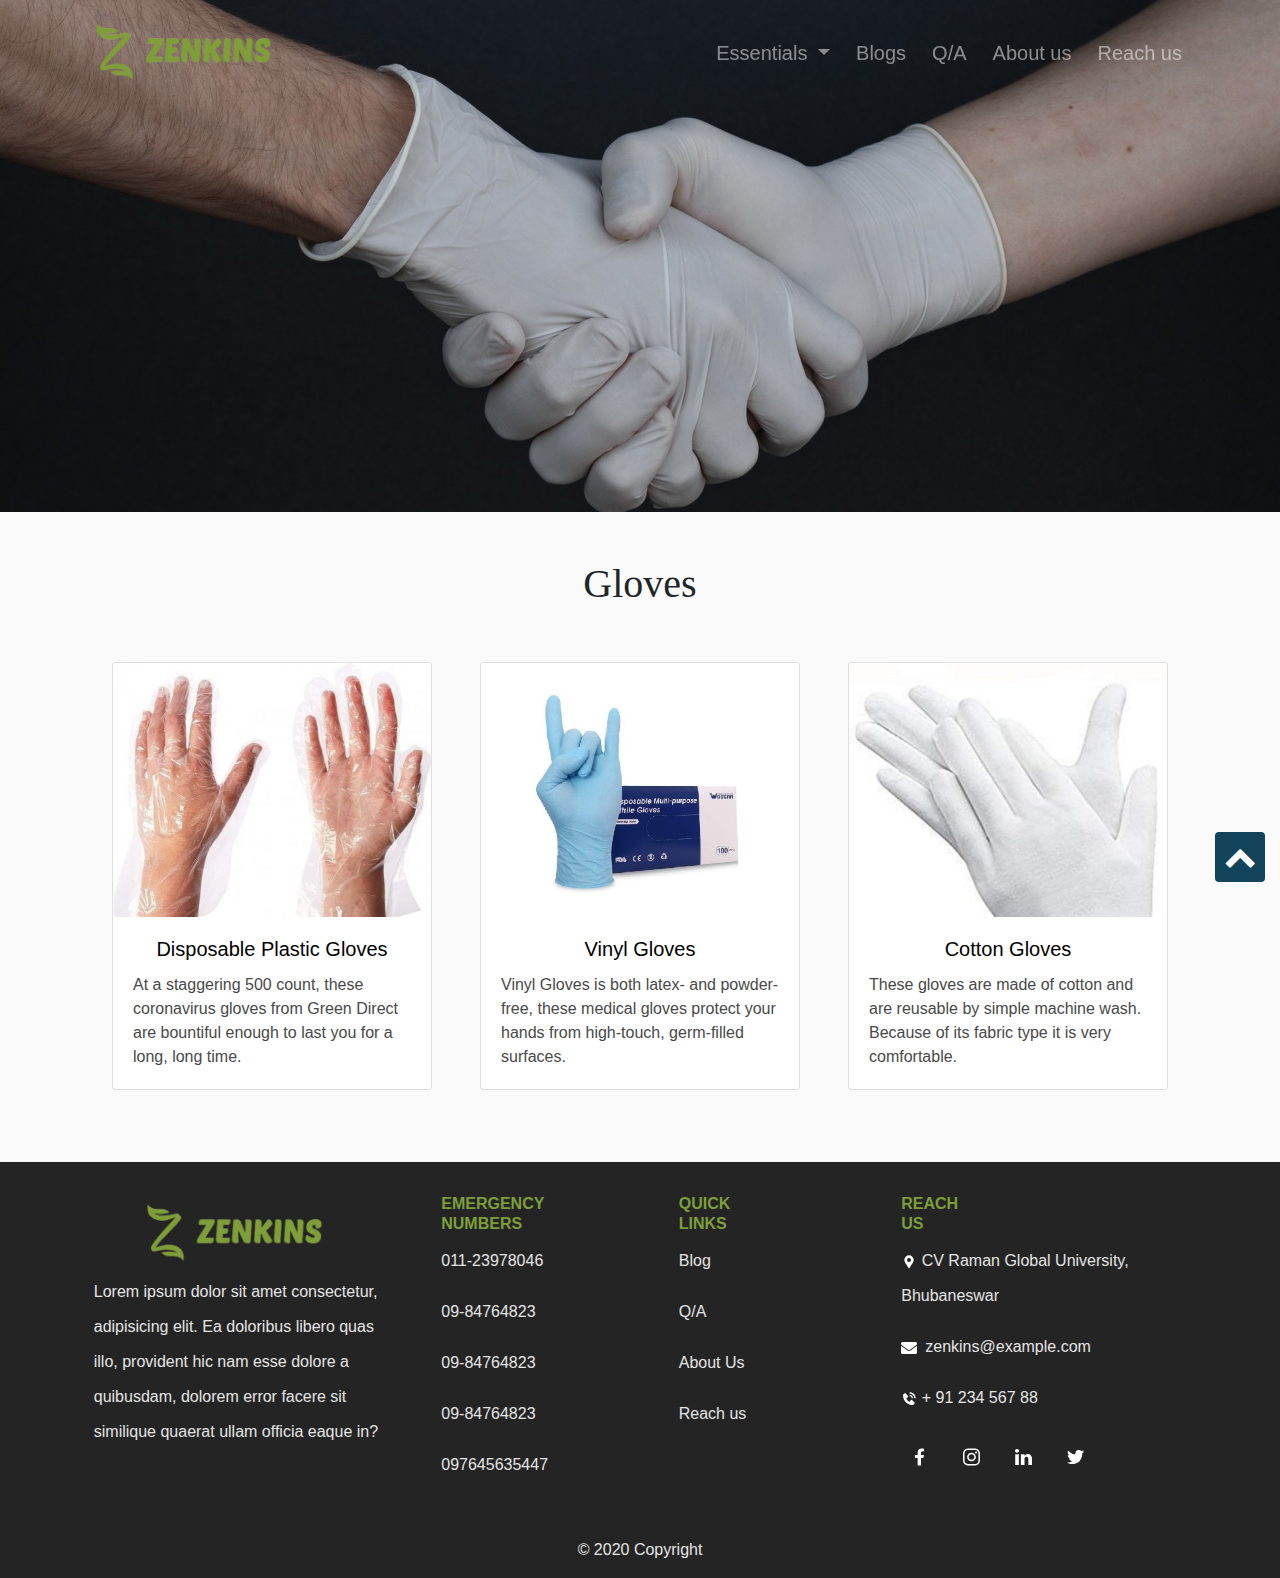
<file: gloves.html>
<!DOCTYPE html>
<html lang="en">
<head>
    <meta charset="UTF-8">
    <meta name="viewport" content="width=device-width, initial-scale=1.0">
    <link rel="icon" href="img/titleimage.png">

    <title>Zenkins | Gloves</title>
    <link rel="stylesheet" href="css/style.css">
    <!-- <link rel="stylesheet" href="https://maxcdn.bootstrapcdn.com/bootstrap/3.4.1/css/bootstrap.min.css">-->
  <script src="https://ajax.googleapis.com/ajax/libs/jquery/3.5.1/jquery.min.js"></script>
  <!-- <script src="https://maxcdn.bootstrapcdn.com/bootstrap/3.4.1/js/bootstrap.min.js"></script>  -->
  <link rel="stylesheet" href="https://stackpath.bootstrapcdn.com/bootstrap/4.3.1/css/bootstrap.min.css" integrity="sha384-ggOyR0iXCbMQv3Xipma34MD+dH/1fQ784/j6cY/iJTQUOhcWr7x9JvoRxT2MZw1T" crossorigin="anonymous">
<script src="https://stackpath.bootstrapcdn.com/bootstrap/4.3.1/js/bootstrap.min.js" integrity="sha384-JjSmVgyd0p3pXB1rRibZUAYoIIy6OrQ6VrjIEaFf/nJGzIxFDsf4x0xIM+B07jRM" crossorigin="anonymous"></script>
<script src="js/app.js"></script>
<link rel="stylesheet" href="https://maxcdn.bootstrapcdn.com/font-awesome/4.5.0/css/font-awesome.min.css">
</head>
<body>
  
  <nav class="navbar navbar-expand-lg navbar-dark fixed-top">
    <div class="container">
      <a class="navbar-brand" href="index.html">
            <img src="img/logo.png" alt="">
          </a>
      <button class="navbar-toggler" type="button" data-toggle="collapse" data-target="#navbarResponsive" aria-controls="navbarResponsive" aria-expanded="false" aria-label="Toggle navigation">
            <span class="navbar-toggler-icon"></span>
          </button>
      <div class="collapse navbar-collapse" id="navbarResponsive">
        <ul class="navbar-nav ml-auto">
          
          
          <li class="dropdown nav-item">
            <a class="dropdown-toggle nav-link" data-toggle="dropdown" href="#">Essentials
            <span class="caret"></span></a>
            <ul class="dropdown-menu">
              <li><a href="sanitizer.html">Sanitizer</a></li>
              <li><a href="mask.html">Mask</a></li>
              <li><a href="gloves.html">Gloves</a></li>
              <li><a href="medicines.html">Medicines</a></li>
              <li><a href="instruments.html">Medical Instrument</a></li>
              <li><a href="ppe.html">PPE Kit</a></li>
            </ul>
          </li>
          <li class="nav-item">
            <a class="nav-link" href="index.html#blog">Blogs</a>
          </li>
          <li class="nav-item">
            <a class="nav-link" href="index.html#qna">Q/A</a>
          </li>
          <li class="nav-item ">
            <a class="nav-link" href="about.html">About us
                  
            </a>
          </li>
          <li class="nav-item">
            <a class="nav-link" href="index.html#reachus">Reach us</a>
          </li>
        </ul>
      </div>
    </div>
  </nav>

    <img class="ban1" src="img/gloves1.jpg">
 
    <section class=" mt-5 mb-5">
      
              
              <div class="col-xl-12">
                  <h1 class="heading">gloves</h1>
              
              <div class="row">
                
          <div class="card col-xl-3 m-4">
            <a href="https://www.amazon.in/Plastic-Disposable-Gloves-100-Pieces/dp/B088VQXG1J/ref=asc_df_B088VQXG1J/?tag=googleshopdes-21&linkCode=df0&hvadid=397305329270&hvpos=&hvnetw=g&hvrand=760119370692480731&hvpone=&hvptwo=&hvqmt=&hvdev=c&hvdvcmdl=&hvlocint=&hvlocphy=9040195&hvtargid=pla-979594357877&psc=1&ext_vrnc=hi" target="_blank">
            
              <img
              src="img/gloves2.jpg"
              class="card-img-top image"
              alt="..."
            />
           
            
            <div class="card-body">
              <h5 class="card-title">Disposable Plastic Gloves</h5>
              <p class="card-text">
                At a staggering 500 count, these coronavirus gloves from Green Direct are bountiful enough to last you for a long, long time.
              </p>
            </div>
          </a>
          </div>
          <div class="card col-xl-3 col-xs-4 col-md-4 col-lg-3 m-4">
            <a href="https://www.amazon.in/s?k=vinyl+gloves&ref=nb_sb_noss_2" target="_blank">
            <img
              src="img/gloves7.jpg"
              class="card-img-top"
              alt="..."
            />
            <div class="card-body">
              <h5 class="card-title">Vinyl Gloves</h5>
              <p class="card-text">
                Vinyl Gloves is both latex- and powder-free, these medical gloves protect your hands from high-touch, germ-filled surfaces.
              </p>
            </div>
          </a>
          </div>
         
          <div class="card col-xl-3 col-xs-4 col-md-4 col-lg-3 m-4">
            <a href="https://www.amazon.in/s?k=cotton+gloves&ref=nb_sb_noss_2" target="_blank">
            <img
              src="img/gloves4.jpg"
              class="card-img-top"
              alt="..."
            />
            <div class="card-body">
              <h5 class="card-title">Cotton Gloves</h5>
              <p class="card-text">
                These gloves are made of cotton and are reusable by simple machine wash. Because of its fabric type it is very comfortable.
              </p>
            </div>
          </a>
          </div>
 
  
  
  </div>
  
      </div>
  </section>
  <footer class="myfooter pt-3" style="background-color: #242424;">
        
          
    <!-- Footer Links -->
  <div class="container text-center text-md-left">

    <!-- Grid row -->
    <div class="row mt-3">

      <!-- Grid column -->
      <div class="col-md-3 col-lg-4 col-xl-3 mx-auto mb-4">
        <!-- Content -->
        <div style="text-align: center;"><img src="img/logo.png" style="height: 80px;"></div>
        <p>Lorem ipsum dolor sit amet consectetur, adipisicing elit. Ea doloribus libero quas illo, provident hic nam esse dolore a quibusdam, dolorem error facere sit similique quaerat ullam officia eaque in?</p>

      </div>
      <!-- Grid column -->

      <!-- Grid column -->
      <div class="col-md-2 col-lg-2 col-xl-2 mx-auto mb-4">

        <!-- Links -->
        <h6 class="text-uppercase font-weight-bold">Emergency <br> Numbers</h6>
 
        <p>
          <a href="tel:011-23978046" title="corona helpline">011-23978046</a>
          <p>
            <a href="09-84764823" title="helpline">09-84764823</a> 
         </p>
         <p>
          <a href="09-84764823" title="helpline">09-84764823</a> 
       </p>
       
        <p>
          <a href="09-84764823" title="helpline">09-84764823</a> 
       </p>
        <p>
          <a href="tel:097645635447" title="corona helpline">097645635447</a>    
      </p>

      </div>
      <!-- Grid column -->

      <!-- Grid column -->
      <div class="col-md-3 col-lg-2 col-xl-2 mx-auto mb-4">

        <!-- Links -->
        <h6 class="text-uppercase font-weight-bold"> Quick <br> Links   </h6>
       
       
        <p>
          <a href="index.html#blog">Blog</a>
        </p>
        
        <p>
          <a href="index.html#qna"> Q/A</a>
        </p>
        
        <p>
          <a href="about.html">About Us</a>
        </p>
        <p>
          <a href="index.html#reachus">Reach us</a>
        </p>
      </div>
      <!-- Grid column -->

      <!-- Grid column -->
      <div class="col-md-4 col-lg-3 col-xl-3 mx-auto mb-md-0 mb-4">

        <!-- Links -->
        <h6 class="text-uppercase font-weight-bold">Reach <br> Us</h6>
       
        <p>
          <span class=" mr-0"><svg xmlns="http://www.w3.org/2000/svg" xmlns:xlink="http://www.w3.org/1999/xlink" aria-hidden="true" focusable="false" width="1em" height="1em" style="-ms-transform: rotate(360deg); -webkit-transform: rotate(360deg); transform: rotate(360deg);" preserveAspectRatio="xMidYMid meet" viewBox="0 0 24 24"><path d="M19 9A7 7 0 1 0 5 9c0 1.387.41 2.677 1.105 3.765h-.008C8.457 16.46 12 22 12 22l5.903-9.235h-.007A6.98 6.98 0 0 0 19 9zm-7 3a3 3 0 1 1 0-6a3 3 0 0 1 0 6z" fill="white"/></svg></span> CV Raman Global University, Bhubaneswar</p>
        <p>
          <span class="mr-2"><svg xmlns="http://www.w3.org/2000/svg" xmlns:xlink="http://www.w3.org/1999/xlink" aria-hidden="true" focusable="false" width="1em" height="1em" style="-ms-transform: rotate(360deg); -webkit-transform: rotate(360deg); transform: rotate(360deg);" preserveAspectRatio="xMidYMid meet" viewBox="0 0 512 512"><path d="M502.3 190.8c3.9-3.1 9.7-.2 9.7 4.7V400c0 26.5-21.5 48-48 48H48c-26.5 0-48-21.5-48-48V195.6c0-5 5.7-7.8 9.7-4.7c22.4 17.4 52.1 39.5 154.1 113.6c21.1 15.4 56.7 47.8 92.2 47.6c35.7.3 72-32.8 92.3-47.6c102-74.1 131.6-96.3 154-113.7zM256 320c23.2.4 56.6-29.2 73.4-41.4c132.7-96.3 142.8-104.7 173.4-128.7c5.8-4.5 9.2-11.5 9.2-18.9v-19c0-26.5-21.5-48-48-48H48C21.5 64 0 85.5 0 112v19c0 7.4 3.4 14.3 9.2 18.9c30.6 23.9 40.7 32.4 173.4 128.7c16.8 12.2 50.2 41.8 73.4 41.4z" fill="white"/></svg></span>zenkins@example.com</p>
        <p>
          <span class=" mr-0"><svg xmlns="http://www.w3.org/2000/svg" xmlns:xlink="http://www.w3.org/1999/xlink" aria-hidden="true" focusable="false" width="1em" height="1em" style="-ms-transform: rotate(360deg); -webkit-transform: rotate(360deg); transform: rotate(360deg);" preserveAspectRatio="xMidYMid meet" viewBox="0 0 24 24"><path d="M20 10.999h2C22 5.869 18.127 2 12.99 2v2C17.052 4 20 6.943 20 10.999z" fill="white"/><path d="M13 8c2.103 0 3 .897 3 3h2c0-3.225-1.775-5-5-5v2zm3.422 5.443a1.001 1.001 0 0 0-1.391.043l-2.393 2.461c-.576-.11-1.734-.471-2.926-1.66c-1.192-1.193-1.553-2.354-1.66-2.926l2.459-2.394a1 1 0 0 0 .043-1.391L6.859 3.513a1 1 0 0 0-1.391-.087l-2.17 1.861a1 1 0 0 0-.29.649c-.015.25-.301 6.172 4.291 10.766C11.305 20.707 16.323 21 17.705 21c.202 0 .326-.006.359-.008a.992.992 0 0 0 .648-.291l1.86-2.171a1 1 0 0 0-.086-1.391l-4.064-3.696z" fill="white"/></svg></span> + 91 234 567 88</p>
       
            <div class="d-flex socialiconss social">
              <a href=""> <svg xmlns="http://www.w3.org/2000/svg" xmlns:xlink="http://www.w3.org/1999/xlink" aria-hidden="true" focusable="false" width="2em" height="2em" style="-ms-transform: rotate(360deg); -webkit-transform: rotate(360deg); transform: rotate(360deg);" preserveAspectRatio="xMidYMid meet" viewBox="0 0 32 32"><path d="M23.446 18l.889-5.791h-5.557V8.451c0-1.584.776-3.129 3.265-3.129h2.526V.392S22.277.001 20.085.001c-4.576 0-7.567 2.774-7.567 7.795v4.414H7.431v5.791h5.087v14h6.26v-14z" fill="white"/></svg>
                <a href=""> <svg xmlns="http://www.w3.org/2000/svg" xmlns:xlink="http://www.w3.org/1999/xlink" aria-hidden="true" focusable="false" width="2em" height="2em" style="-ms-transform: rotate(360deg); -webkit-transform: rotate(360deg); transform: rotate(360deg);" preserveAspectRatio="xMidYMid meet" viewBox="0 0 32 32"><path d="M16 0c-4.349 0-4.891.021-6.593.093c-1.709.084-2.865.349-3.885.745a7.847 7.847 0 0 0-2.833 1.849A7.757 7.757 0 0 0 .84 5.52C.444 6.54.179 7.696.095 9.405c-.077 1.703-.093 2.244-.093 6.593s.021 4.891.093 6.593c.084 1.704.349 2.865.745 3.885a7.847 7.847 0 0 0 1.849 2.833a7.757 7.757 0 0 0 2.833 1.849c1.02.391 2.181.661 3.885.745c1.703.077 2.244.093 6.593.093s4.891-.021 6.593-.093c1.704-.084 2.865-.355 3.885-.745a7.847 7.847 0 0 0 2.833-1.849a7.716 7.716 0 0 0 1.849-2.833c.391-1.02.661-2.181.745-3.885c.077-1.703.093-2.244.093-6.593s-.021-4.891-.093-6.593c-.084-1.704-.355-2.871-.745-3.885a7.847 7.847 0 0 0-1.849-2.833A7.716 7.716 0 0 0 26.478.838c-1.02-.396-2.181-.661-3.885-.745C20.89.016 20.349 0 16 0zm0 2.88c4.271 0 4.781.021 6.469.093c1.557.073 2.405.333 2.968.553a4.989 4.989 0 0 1 1.844 1.197a4.931 4.931 0 0 1 1.192 1.839c.22.563.48 1.411.553 2.968c.072 1.688.093 2.199.093 6.469s-.021 4.781-.099 6.469c-.084 1.557-.344 2.405-.563 2.968c-.303.751-.641 1.276-1.199 1.844a5.048 5.048 0 0 1-1.844 1.192c-.556.22-1.416.48-2.979.553c-1.697.072-2.197.093-6.479.093s-4.781-.021-6.48-.099c-1.557-.084-2.416-.344-2.979-.563c-.76-.303-1.281-.641-1.839-1.199c-.563-.563-.921-1.099-1.197-1.844c-.224-.556-.48-1.416-.563-2.979c-.057-1.677-.084-2.197-.084-6.459c0-4.26.027-4.781.084-6.479c.083-1.563.339-2.421.563-2.979c.276-.761.635-1.281 1.197-1.844c.557-.557 1.079-.917 1.839-1.199c.563-.219 1.401-.479 2.964-.557c1.697-.061 2.197-.083 6.473-.083zm0 4.907A8.21 8.21 0 0 0 7.787 16A8.21 8.21 0 0 0 16 24.213A8.21 8.21 0 0 0 24.213 16A8.21 8.21 0 0 0 16 7.787zm0 13.546c-2.948 0-5.333-2.385-5.333-5.333s2.385-5.333 5.333-5.333c2.948 0 5.333 2.385 5.333 5.333S18.948 21.333 16 21.333zM26.464 7.459a1.923 1.923 0 0 1-1.923 1.921a1.919 1.919 0 1 1 0-3.838c1.057 0 1.923.86 1.923 1.917z" fill="white"/></svg></a>
                <a href=""> <svg xmlns="http://www.w3.org/2000/svg" xmlns:xlink="http://www.w3.org/1999/xlink" aria-hidden="true" focusable="false" width="2em" height="2em" style="-ms-transform: rotate(360deg); -webkit-transform: rotate(360deg); transform: rotate(360deg);" preserveAspectRatio="xMidYMid meet" viewBox="0 0 1046.16 1000"><path d="M237.485 1000V325.301H13.229V1000h224.256zM125.386 233.127c78.202 0 126.879-51.809 126.879-116.553C250.808 50.37 203.591-.001 126.87-.001C50.161-.001-.002 50.371-.002 116.574c0 64.747 48.665 116.553 123.924 116.553h1.457zM361.61 1000h224.256V623.215c0-20.165 1.457-40.309 7.379-54.724c16.212-40.289 53.111-82.017 115.06-82.017c81.149 0 113.613 61.872 113.613 152.572v360.949h224.242V613.129c0-207.241-110.636-303.668-258.183-303.668c-120.977 0-174.094 67.622-203.603 113.679h1.497v-97.853H361.615c2.943 63.31 0 674.699 0 674.699z" fill="white"/></svg></a> 
                <a href=""><svg xmlns="http://www.w3.org/2000/svg" xmlns:xlink="http://www.w3.org/1999/xlink" aria-hidden="true" focusable="false" width="2em" height="2em" style="-ms-transform: rotate(360deg); -webkit-transform: rotate(360deg); transform: rotate(360deg);" preserveAspectRatio="xMidYMid meet" viewBox="0 0 1200 1200"><path d="M1200 216.995c-8.026 16.946-22.966 38.351-44.816 64.214s-48.828 48.606-80.937 68.227c.893 7.136 1.562 13.824 2.007 20.067c3.463 96.12-19.561 195.847-51.505 278.93c-61.918 154.473-156.795 278.795-292.308 363.21c-141.314 81.058-305.892 98.298-457.525 83.612C174.25 1083.694 75.033 1050.822 0 988.901c137.233 16.404 265.305-30.28 366.555-105.687c-112.472 2.847-194.191-78.514-232.775-172.575c17.393 4.559 35.588 4.009 52.174 2.677c20.416-1.918 39.796-3.833 58.863-8.026c-71.717-23.139-134.469-65.675-167.224-129.767c-19.213-40.61-27.888-79.282-28.093-123.077c33.605 17.693 74.028 34.937 111.037 33.444c-55.892-47.347-100.7-107.857-109.03-177.258c-5.259-57.866 9.221-110.688 30.101-159.866c83.607 91.885 177.415 167.502 285.618 214.047c73.998 30.302 147.786 46.507 224.081 46.822c-8.807-68.145-1.959-134.05 30.101-189.967c37.73-60.118 92.778-94.998 154.516-112.375c88.337-22.652 174.496 9.345 228.763 70.903c58.521-6.321 114.58-32.283 159.197-58.863c-18.958 57.41-55.874 114.492-109.699 141.806c51.247-9.488 100.149-24.659 145.815-44.144z" fill="white"/></svg></a>  
            </div>
         

      </div>
     

    </div>
   

  </div>
  
  <div class="footer-copyright text-center py-3">© 2020 Copyright
  
  </div>
  

  
 

</footer>
<a id="button"></a>
</body>
</html>
</file>
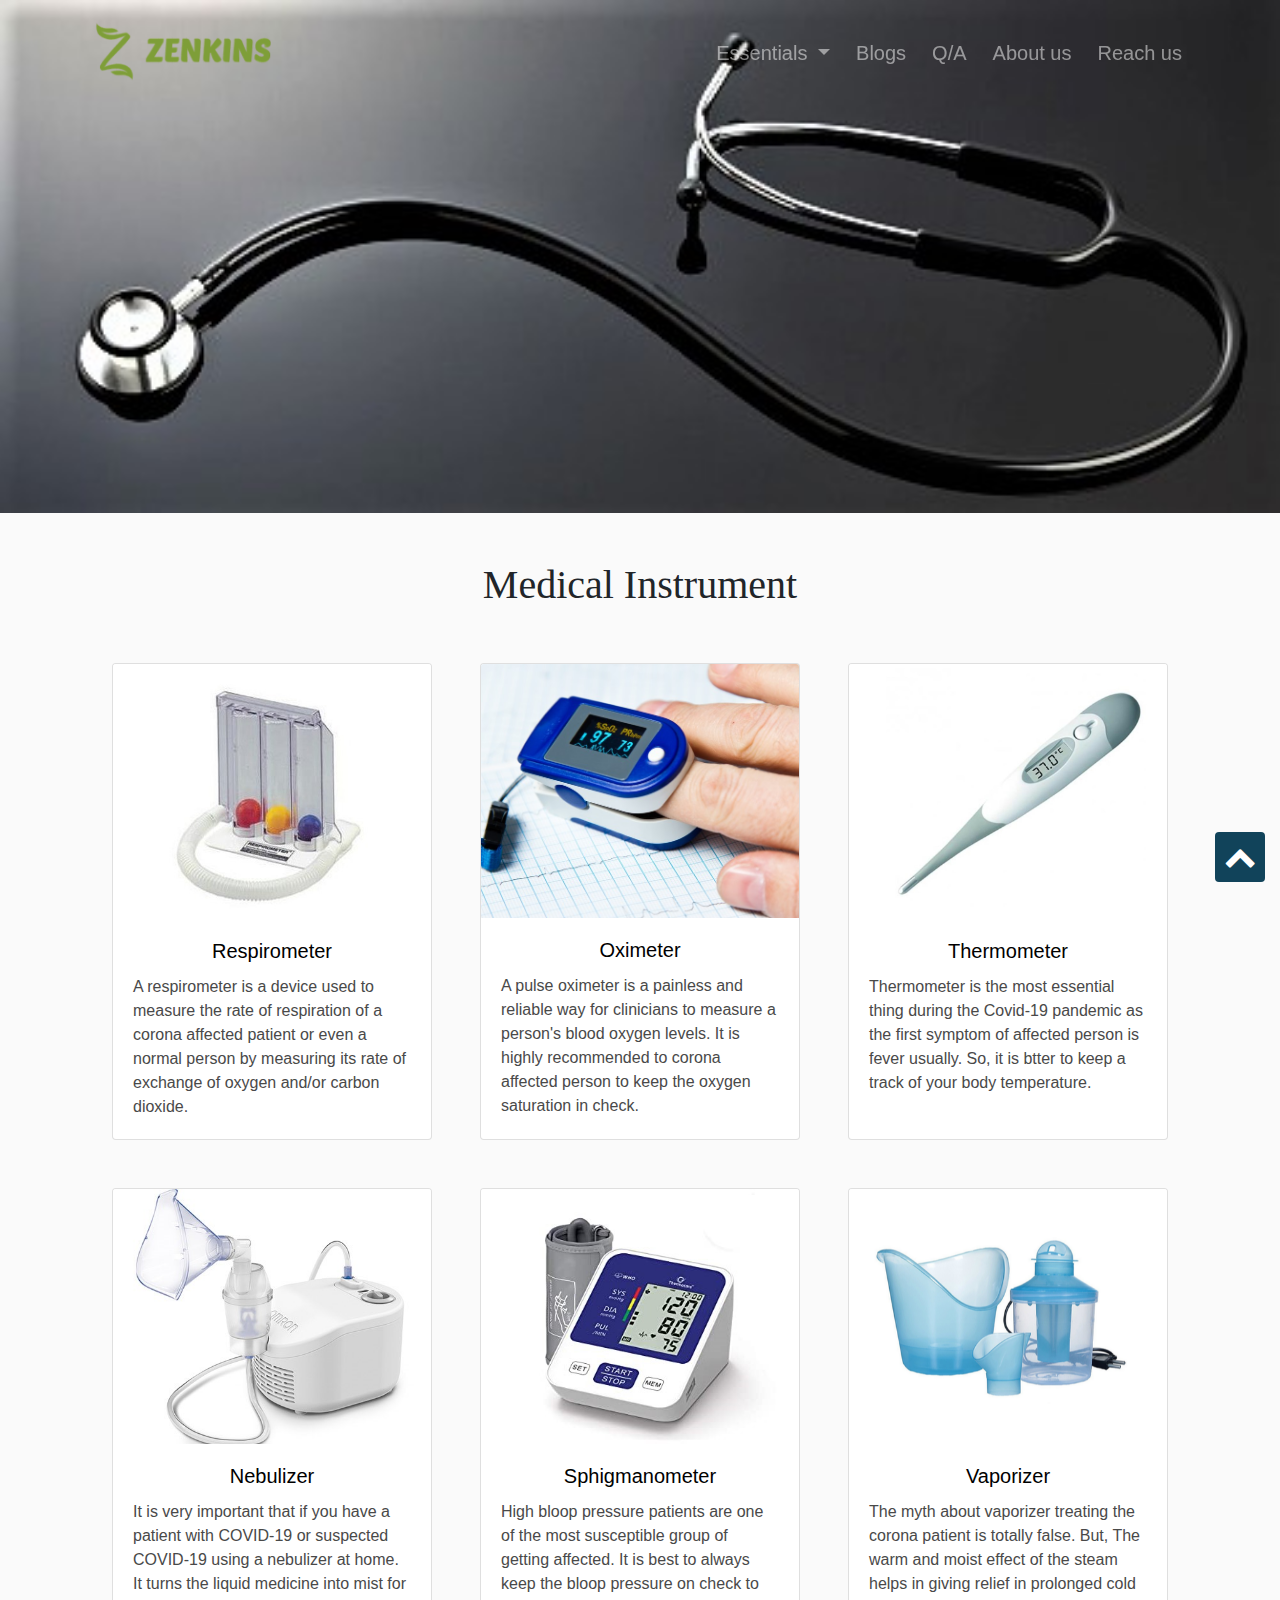
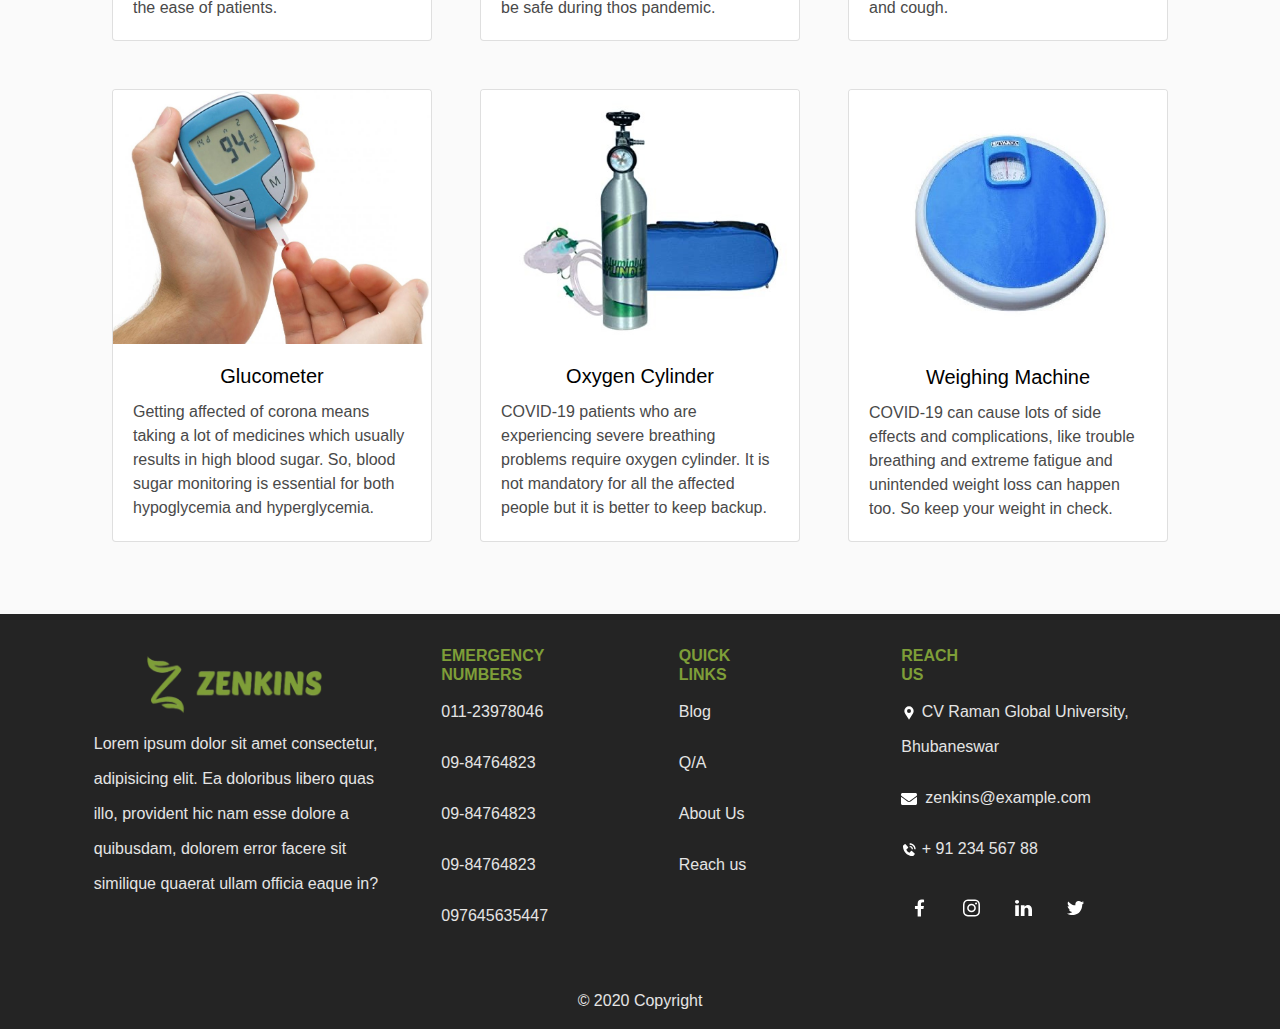
<file: instruments.html>
<!DOCTYPE html>
<html lang="en">
<head>
    <meta charset="UTF-8">
    <meta name="viewport" content="width=device-width, initial-scale=1.0">
    <title>Zenkins | Instruments</title>
    <link rel="icon" href="img/titleimage.png">

    <link rel="stylesheet" href="css/style.css">
    <!-- <link rel="stylesheet" href="https://maxcdn.bootstrapcdn.com/bootstrap/3.4.1/css/bootstrap.min.css">-->
  <script src="https://ajax.googleapis.com/ajax/libs/jquery/3.5.1/jquery.min.js"></script>
  <!-- <script src="https://maxcdn.bootstrapcdn.com/bootstrap/3.4.1/js/bootstrap.min.js"></script>  -->
  <link rel="stylesheet" href="https://stackpath.bootstrapcdn.com/bootstrap/4.3.1/css/bootstrap.min.css" integrity="sha384-ggOyR0iXCbMQv3Xipma34MD+dH/1fQ784/j6cY/iJTQUOhcWr7x9JvoRxT2MZw1T" crossorigin="anonymous">
<script src="https://stackpath.bootstrapcdn.com/bootstrap/4.3.1/js/bootstrap.min.js" integrity="sha384-JjSmVgyd0p3pXB1rRibZUAYoIIy6OrQ6VrjIEaFf/nJGzIxFDsf4x0xIM+B07jRM" crossorigin="anonymous"></script>
<script src="js/app.js"></script>
<link rel="stylesheet" href="https://maxcdn.bootstrapcdn.com/font-awesome/4.5.0/css/font-awesome.min.css">
</head>
<body>
  
  <nav class="navbar navbar-expand-lg navbar-dark fixed-top">
    <div class="container">
      <a class="navbar-brand" href="index.html">
            <img src="img/logo.png" alt="">
          </a>
      <button class="navbar-toggler" type="button" data-toggle="collapse" data-target="#navbarResponsive" aria-controls="navbarResponsive" aria-expanded="false" aria-label="Toggle navigation">
            <span class="navbar-toggler-icon"></span>
          </button>
      <div class="collapse navbar-collapse" id="navbarResponsive">
        <ul class="navbar-nav ml-auto">
          
          
          
          <li class="dropdown nav-item">
            <a class="dropdown-toggle nav-link" data-toggle="dropdown" href="#">Essentials
            <span class="caret"></span></a>
            <ul class="dropdown-menu">
              <li><a href="sanitizer.html">Sanitizer</a></li>
              <li><a href="mask.html">Mask</a></li>
              <li><a href="gloves.html">Gloves</a></li>
              <li><a href="medicines.html">Medicines</a></li>
              <li><a href="instruments.html">Medical Instrument</a></li>
              <li><a href="ppe.html">PPE Kit</a></li>
            </ul>
          </li>
          <li class="nav-item">
            <a class="nav-link" href="index.html#blog">Blogs</a>
          </li>
          <li class="nav-item">
            <a class="nav-link" href="index.html#qna">Q/A</a>
          </li>
          <li class="nav-item ">
            <a class="nav-link" href="about.html">About us
                  
            </a>
          </li>
          <li class="nav-item">
            <a class="nav-link" href="index.html#reachus">Reach us</a>
          </li>
        </ul>
      </div>
    </div>
  </nav>

    <img class="ban1" src="img/instrument1.jpg">
 
    <section class=" mt-5 mb-5">
      
              
              <div class="col-xl-12">
                  <h1 class="heading">medical instrument</h1>
              
              <div class="row">
                
          <div class="card col-xl-3 col-xs-4 col-md-4 col-lg-3 m-4">
            <a href="https://www.amazon.in/s?k=respirometer&i=hpc&crid=2UGRRTZWHZ0YD&sprefix=respir%2Chpc%2C423&ref=nb_sb_ss_ts-apa-p_1_6" target="_blank">
            <img
              src="img/instrument2.jpg"
              class="card-img-top"
              alt="..."
            />
            <div class="card-body">
              <h5 class="card-title">Respirometer</h5>
              <p class="card-text">
                A respirometer is a device used to measure the rate of respiration of a corona affected patient or even a normal person by measuring its rate of exchange of oxygen and/or carbon dioxide.
              </p>
            </div>
          </a>
          </div>
          <div class="card col-xl-3 col-xs-4 col-md-4 col-lg-3 m-4">
            <a href="https://www.amazon.in/s?k=oximeter&i=hpc&ref=nb_sb_noss_1"target="_blank">
            <img
              src="img/instrument3.jpg"
              class="card-img-top"
              alt="..."
            />
            <div class="card-body">
              <h5 class="card-title">Oximeter</h5>
              <p class="card-text">
                A pulse oximeter is a painless and reliable way for clinicians to measure a person's blood oxygen levels. It is highly recommended to corona affected person to keep the oxygen saturation in check.
              </p>
            </div>
          </a>
          </div>
          <div class="card col-xl-3 col-xs-4 col-md-4 col-lg-3 m-4">
            <a href="https://www.flipkart.com/search?q=thermometer&sid=zlw%2Cnyl%2Cbvv%2Ch7c&as=on&as-show=on&otracker=AS_QueryStore_OrganicAutoSuggest_1_10_na_na_na&otracker1=AS_QueryStore_OrganicAutoSuggest_1_10_na_na_na&as-pos=1&as-type=RECENT&suggestionId=thermometer%7CDigital+Thermometers&requestId=f7447ed9-fb2a-4396-8c31-292765e7b528&as-searchtext=thermometr"target="_blank">
            <img
              src="img/instrument5.jpg"
              class="card-img-top"
              alt="..."
            />
            <div class="card-body">
              <h5 class="card-title">Thermometer</h5>
              <p class="card-text">
               Thermometer is the most essential thing during the Covid-19 pandemic as the first symptom of affected person is fever usually. So, it is btter to keep a track of your body temperature.
              </p>
            </div>
          </a>
          </div>
          
          <div class="card col-xl-3 col-xs-4 col-md-4 col-lg-3 m-4">
            <a href="https://www.amazon.in/s?k=nabulizer&i=hpc&ref=nb_sb_noss_2"target="_blank">
            <img
              src="img/instrument4.jpg"
              class="card-img-top"
              alt="..."
            />
            <div class="card-body">
              <h5 class="card-title">Nebulizer</h5>
              <p class="card-text">
                It is very important that if you have a patient with COVID-19 or suspected COVID-19 using a nebulizer at home. It turns the liquid medicine into mist for the ease of patients.
              </p>
            </div>
          </a>
          </div>  
          <div class="card col-xl-3 col-xs-4 col-md-4 col-lg-3 m-4">
            <a href="https://www.amazon.in/s?k=sphigmanometer&i=hpc&crid=16FRMCEKE8WZ2&sprefix=sphi%2Chpc%2C374&ref=nb_sb_ss_ts-apa-p_1_4"target="_blank">
            <img
              src="img/instrument6.jpg"
              class="card-img-top"
              alt="..."
            />
            <div class="card-body">
              <h5 class="card-title">Sphigmanometer</h5>
              <p class="card-text">
                High bloop pressure patients are one of the most susceptible group of getting affected. It is best to always keep the bloop pressure on check to be safe during thos pandemic.
              </p>
            </div>
          </a>
          </div>

          <div class="card col-xl-3 col-xs-4 col-md-4 col-lg-3 m-4">
            <a href="https://www.amazon.in/s?k=vaporizer+machine&i=hpc&crid=3KQLYV9QM61C6&sprefix=VAPORI%2Chpc%2C334&ref=nb_sb_ss_ts-apa-p_1_6"target="_blank">
            <img
              src="img/instrument7.jpg"
              class="card-img-top"
              alt="..."
            />
            <div class="card-body">
              <h5 class="card-title">Vaporizer</h5>
              <p class="card-text">
               The myth about vaporizer treating the corona patient is totally false. But,  The warm and moist effect of the steam helps in giving relief in prolonged cold and cough. 
              </p>
            </div>
          </a>
          </div>
          <div class="card col-xl-3 col-xs-4 col-md-4 col-lg-3 m-4">
            <a href="https://www.amazon.in/s?k=blood+sugar+machine&i=hpc&crid=35AKAPOEJH7T3&sprefix=blood+%2Chpc%2C372&ref=nb_sb_ss_ts-apa-p_1_6" target="_blank">
            <img
              src="img/instrument8.jpg"
              class="card-img-top"
              alt="..."
            />
            <div class="card-body">
              <h5 class="card-title">Glucometer</h5>
              <p class="card-text">
               Getting affected of corona means taking a lot of medicines which usually results in high blood sugar. So, blood sugar monitoring is essential for both hypoglycemia and hyperglycemia.
              </p>
            </div>
          </a>
          </div>
          <div class="card col-xl-3 col-xs-4 col-md-4 col-lg-3 m-4">
            <a href="https://www.amazon.in/s?k=oxygen+cylinder&i=hpc&crid=XTCVYXUYFJ1B&sprefix=oxygen+%2Chpc%2C681&ref=nb_sb_ss_ts-apa-p_9_7"target="_blank">
            <img
              src="img/instrument9.jpg"
              class="card-img-top"
              alt="..."
            />
            <div class="card-body">
              <h5 class="card-title">Oxygen cylinder</h5>
              <p class="card-text">
                COVID-19 patients who are experiencing severe breathing problems require oxygen cylinder. It is not mandatory for all the affected people but it is better to keep backup.
              </p>
            </div>
          </a>
          </div>
          <div class="card col-xl-3 col-xs-4 col-md-4 col-lg-3 m-4">
            <a href="https://www.amazon.in/s?k=weighing+machine&crid=2NARZIM9Y8TDO&sprefix=weighing+%2Caps%2C540&ref=nb_sb_ss_ts-apa-p_1_9"target="_blank">
            <img
              src="img/instrument10.jpg"
              class="card-img-top"
              alt="..."
            />
            <div class="card-body">
              <h5 class="card-title">Weighing machine</h5>
              <p class="card-text">
                COVID-19 can cause lots of side effects and complications, like trouble breathing and extreme fatigue and unintended weight loss can happen too. So keep your weight in check.
              </p>
            </div>
          </a>
          </div>
 
  
  
  </div>
  
      </div>
  </section>
  <footer class="myfooter pt-3" style="background-color: #242424;">
        
          
    <!-- Footer Links -->
  <div class="container text-center text-md-left">

    <!-- Grid row -->
    <div class="row mt-3">

      <!-- Grid column -->
      <div class="col-md-3 col-lg-4 col-xl-3 mx-auto mb-4">
        <!-- Content -->
        <div style="text-align: center;"><img src="img/logo.png" style="height: 80px;"></div>
        <p>Lorem ipsum dolor sit amet consectetur, adipisicing elit. Ea doloribus libero quas illo, provident hic nam esse dolore a quibusdam, dolorem error facere sit similique quaerat ullam officia eaque in?</p>

      </div>
      <!-- Grid column -->

      <!-- Grid column -->
      <div class="col-md-2 col-lg-2 col-xl-2 mx-auto mb-4">

        <!-- Links -->
        <h6 class="text-uppercase font-weight-bold">Emergency <br> Numbers</h6>
 
        <p>
          <a href="tel:011-23978046" title="corona helpline">011-23978046</a>
          <p>
            <a href="09-84764823" title="helpline">09-84764823</a> 
         </p>
         <p>
          <a href="09-84764823" title="helpline">09-84764823</a> 
       </p>
       
        <p>
          <a href="09-84764823" title="helpline">09-84764823</a> 
       </p>
        <p>
          <a href="tel:097645635447" title="corona helpline">097645635447</a>    
      </p>

      </div>
      <!-- Grid column -->

      <!-- Grid column -->
      <div class="col-md-3 col-lg-2 col-xl-2 mx-auto mb-4">

        <!-- Links -->
        <h6 class="text-uppercase font-weight-bold"> Quick <br> Links   </h6>
       
       
        <p>
          <a href="index.html#blog">Blog</a>
        </p>
        
        <p>
          <a href="index.html#qna"> Q/A</a>
        </p>
        
        <p>
          <a href="about.html">About Us</a>
        </p>
        <p>
          <a href="index.html#reachus">Reach us</a>
        </p>
      </div>
      <!-- Grid column -->

      <!-- Grid column -->
      <div class="col-md-4 col-lg-3 col-xl-3 mx-auto mb-md-0 mb-4">

        <!-- Links -->
        <h6 class="text-uppercase font-weight-bold">Reach <br> Us</h6>
       
        <p>
          <span class=" mr-0"><svg xmlns="http://www.w3.org/2000/svg" xmlns:xlink="http://www.w3.org/1999/xlink" aria-hidden="true" focusable="false" width="1em" height="1em" style="-ms-transform: rotate(360deg); -webkit-transform: rotate(360deg); transform: rotate(360deg);" preserveAspectRatio="xMidYMid meet" viewBox="0 0 24 24"><path d="M19 9A7 7 0 1 0 5 9c0 1.387.41 2.677 1.105 3.765h-.008C8.457 16.46 12 22 12 22l5.903-9.235h-.007A6.98 6.98 0 0 0 19 9zm-7 3a3 3 0 1 1 0-6a3 3 0 0 1 0 6z" fill="white"/></svg></span> CV Raman Global University, Bhubaneswar</p>
        <p>
          <span class="mr-2"><svg xmlns="http://www.w3.org/2000/svg" xmlns:xlink="http://www.w3.org/1999/xlink" aria-hidden="true" focusable="false" width="1em" height="1em" style="-ms-transform: rotate(360deg); -webkit-transform: rotate(360deg); transform: rotate(360deg);" preserveAspectRatio="xMidYMid meet" viewBox="0 0 512 512"><path d="M502.3 190.8c3.9-3.1 9.7-.2 9.7 4.7V400c0 26.5-21.5 48-48 48H48c-26.5 0-48-21.5-48-48V195.6c0-5 5.7-7.8 9.7-4.7c22.4 17.4 52.1 39.5 154.1 113.6c21.1 15.4 56.7 47.8 92.2 47.6c35.7.3 72-32.8 92.3-47.6c102-74.1 131.6-96.3 154-113.7zM256 320c23.2.4 56.6-29.2 73.4-41.4c132.7-96.3 142.8-104.7 173.4-128.7c5.8-4.5 9.2-11.5 9.2-18.9v-19c0-26.5-21.5-48-48-48H48C21.5 64 0 85.5 0 112v19c0 7.4 3.4 14.3 9.2 18.9c30.6 23.9 40.7 32.4 173.4 128.7c16.8 12.2 50.2 41.8 73.4 41.4z" fill="white"/></svg></span>zenkins@example.com</p>
        <p>
          <span class=" mr-0"><svg xmlns="http://www.w3.org/2000/svg" xmlns:xlink="http://www.w3.org/1999/xlink" aria-hidden="true" focusable="false" width="1em" height="1em" style="-ms-transform: rotate(360deg); -webkit-transform: rotate(360deg); transform: rotate(360deg);" preserveAspectRatio="xMidYMid meet" viewBox="0 0 24 24"><path d="M20 10.999h2C22 5.869 18.127 2 12.99 2v2C17.052 4 20 6.943 20 10.999z" fill="white"/><path d="M13 8c2.103 0 3 .897 3 3h2c0-3.225-1.775-5-5-5v2zm3.422 5.443a1.001 1.001 0 0 0-1.391.043l-2.393 2.461c-.576-.11-1.734-.471-2.926-1.66c-1.192-1.193-1.553-2.354-1.66-2.926l2.459-2.394a1 1 0 0 0 .043-1.391L6.859 3.513a1 1 0 0 0-1.391-.087l-2.17 1.861a1 1 0 0 0-.29.649c-.015.25-.301 6.172 4.291 10.766C11.305 20.707 16.323 21 17.705 21c.202 0 .326-.006.359-.008a.992.992 0 0 0 .648-.291l1.86-2.171a1 1 0 0 0-.086-1.391l-4.064-3.696z" fill="white"/></svg></span> + 91 234 567 88</p>
       
            <div class="d-flex socialiconss social">
              <a href=""> <svg xmlns="http://www.w3.org/2000/svg" xmlns:xlink="http://www.w3.org/1999/xlink" aria-hidden="true" focusable="false" width="2em" height="2em" style="-ms-transform: rotate(360deg); -webkit-transform: rotate(360deg); transform: rotate(360deg);" preserveAspectRatio="xMidYMid meet" viewBox="0 0 32 32"><path d="M23.446 18l.889-5.791h-5.557V8.451c0-1.584.776-3.129 3.265-3.129h2.526V.392S22.277.001 20.085.001c-4.576 0-7.567 2.774-7.567 7.795v4.414H7.431v5.791h5.087v14h6.26v-14z" fill="white"/></svg>
                <a href=""> <svg xmlns="http://www.w3.org/2000/svg" xmlns:xlink="http://www.w3.org/1999/xlink" aria-hidden="true" focusable="false" width="2em" height="2em" style="-ms-transform: rotate(360deg); -webkit-transform: rotate(360deg); transform: rotate(360deg);" preserveAspectRatio="xMidYMid meet" viewBox="0 0 32 32"><path d="M16 0c-4.349 0-4.891.021-6.593.093c-1.709.084-2.865.349-3.885.745a7.847 7.847 0 0 0-2.833 1.849A7.757 7.757 0 0 0 .84 5.52C.444 6.54.179 7.696.095 9.405c-.077 1.703-.093 2.244-.093 6.593s.021 4.891.093 6.593c.084 1.704.349 2.865.745 3.885a7.847 7.847 0 0 0 1.849 2.833a7.757 7.757 0 0 0 2.833 1.849c1.02.391 2.181.661 3.885.745c1.703.077 2.244.093 6.593.093s4.891-.021 6.593-.093c1.704-.084 2.865-.355 3.885-.745a7.847 7.847 0 0 0 2.833-1.849a7.716 7.716 0 0 0 1.849-2.833c.391-1.02.661-2.181.745-3.885c.077-1.703.093-2.244.093-6.593s-.021-4.891-.093-6.593c-.084-1.704-.355-2.871-.745-3.885a7.847 7.847 0 0 0-1.849-2.833A7.716 7.716 0 0 0 26.478.838c-1.02-.396-2.181-.661-3.885-.745C20.89.016 20.349 0 16 0zm0 2.88c4.271 0 4.781.021 6.469.093c1.557.073 2.405.333 2.968.553a4.989 4.989 0 0 1 1.844 1.197a4.931 4.931 0 0 1 1.192 1.839c.22.563.48 1.411.553 2.968c.072 1.688.093 2.199.093 6.469s-.021 4.781-.099 6.469c-.084 1.557-.344 2.405-.563 2.968c-.303.751-.641 1.276-1.199 1.844a5.048 5.048 0 0 1-1.844 1.192c-.556.22-1.416.48-2.979.553c-1.697.072-2.197.093-6.479.093s-4.781-.021-6.48-.099c-1.557-.084-2.416-.344-2.979-.563c-.76-.303-1.281-.641-1.839-1.199c-.563-.563-.921-1.099-1.197-1.844c-.224-.556-.48-1.416-.563-2.979c-.057-1.677-.084-2.197-.084-6.459c0-4.26.027-4.781.084-6.479c.083-1.563.339-2.421.563-2.979c.276-.761.635-1.281 1.197-1.844c.557-.557 1.079-.917 1.839-1.199c.563-.219 1.401-.479 2.964-.557c1.697-.061 2.197-.083 6.473-.083zm0 4.907A8.21 8.21 0 0 0 7.787 16A8.21 8.21 0 0 0 16 24.213A8.21 8.21 0 0 0 24.213 16A8.21 8.21 0 0 0 16 7.787zm0 13.546c-2.948 0-5.333-2.385-5.333-5.333s2.385-5.333 5.333-5.333c2.948 0 5.333 2.385 5.333 5.333S18.948 21.333 16 21.333zM26.464 7.459a1.923 1.923 0 0 1-1.923 1.921a1.919 1.919 0 1 1 0-3.838c1.057 0 1.923.86 1.923 1.917z" fill="white"/></svg></a>
                <a href=""> <svg xmlns="http://www.w3.org/2000/svg" xmlns:xlink="http://www.w3.org/1999/xlink" aria-hidden="true" focusable="false" width="2em" height="2em" style="-ms-transform: rotate(360deg); -webkit-transform: rotate(360deg); transform: rotate(360deg);" preserveAspectRatio="xMidYMid meet" viewBox="0 0 1046.16 1000"><path d="M237.485 1000V325.301H13.229V1000h224.256zM125.386 233.127c78.202 0 126.879-51.809 126.879-116.553C250.808 50.37 203.591-.001 126.87-.001C50.161-.001-.002 50.371-.002 116.574c0 64.747 48.665 116.553 123.924 116.553h1.457zM361.61 1000h224.256V623.215c0-20.165 1.457-40.309 7.379-54.724c16.212-40.289 53.111-82.017 115.06-82.017c81.149 0 113.613 61.872 113.613 152.572v360.949h224.242V613.129c0-207.241-110.636-303.668-258.183-303.668c-120.977 0-174.094 67.622-203.603 113.679h1.497v-97.853H361.615c2.943 63.31 0 674.699 0 674.699z" fill="white"/></svg></a> 
                <a href=""><svg xmlns="http://www.w3.org/2000/svg" xmlns:xlink="http://www.w3.org/1999/xlink" aria-hidden="true" focusable="false" width="2em" height="2em" style="-ms-transform: rotate(360deg); -webkit-transform: rotate(360deg); transform: rotate(360deg);" preserveAspectRatio="xMidYMid meet" viewBox="0 0 1200 1200"><path d="M1200 216.995c-8.026 16.946-22.966 38.351-44.816 64.214s-48.828 48.606-80.937 68.227c.893 7.136 1.562 13.824 2.007 20.067c3.463 96.12-19.561 195.847-51.505 278.93c-61.918 154.473-156.795 278.795-292.308 363.21c-141.314 81.058-305.892 98.298-457.525 83.612C174.25 1083.694 75.033 1050.822 0 988.901c137.233 16.404 265.305-30.28 366.555-105.687c-112.472 2.847-194.191-78.514-232.775-172.575c17.393 4.559 35.588 4.009 52.174 2.677c20.416-1.918 39.796-3.833 58.863-8.026c-71.717-23.139-134.469-65.675-167.224-129.767c-19.213-40.61-27.888-79.282-28.093-123.077c33.605 17.693 74.028 34.937 111.037 33.444c-55.892-47.347-100.7-107.857-109.03-177.258c-5.259-57.866 9.221-110.688 30.101-159.866c83.607 91.885 177.415 167.502 285.618 214.047c73.998 30.302 147.786 46.507 224.081 46.822c-8.807-68.145-1.959-134.05 30.101-189.967c37.73-60.118 92.778-94.998 154.516-112.375c88.337-22.652 174.496 9.345 228.763 70.903c58.521-6.321 114.58-32.283 159.197-58.863c-18.958 57.41-55.874 114.492-109.699 141.806c51.247-9.488 100.149-24.659 145.815-44.144z" fill="white"/></svg></a>  
            </div>
         

      </div>
     

    </div>
   

  </div>
  
  <div class="footer-copyright text-center py-3">© 2020 Copyright
  
  </div>
  

  
 

</footer>
<a id="button"></a>
</body>
</html>
</file>
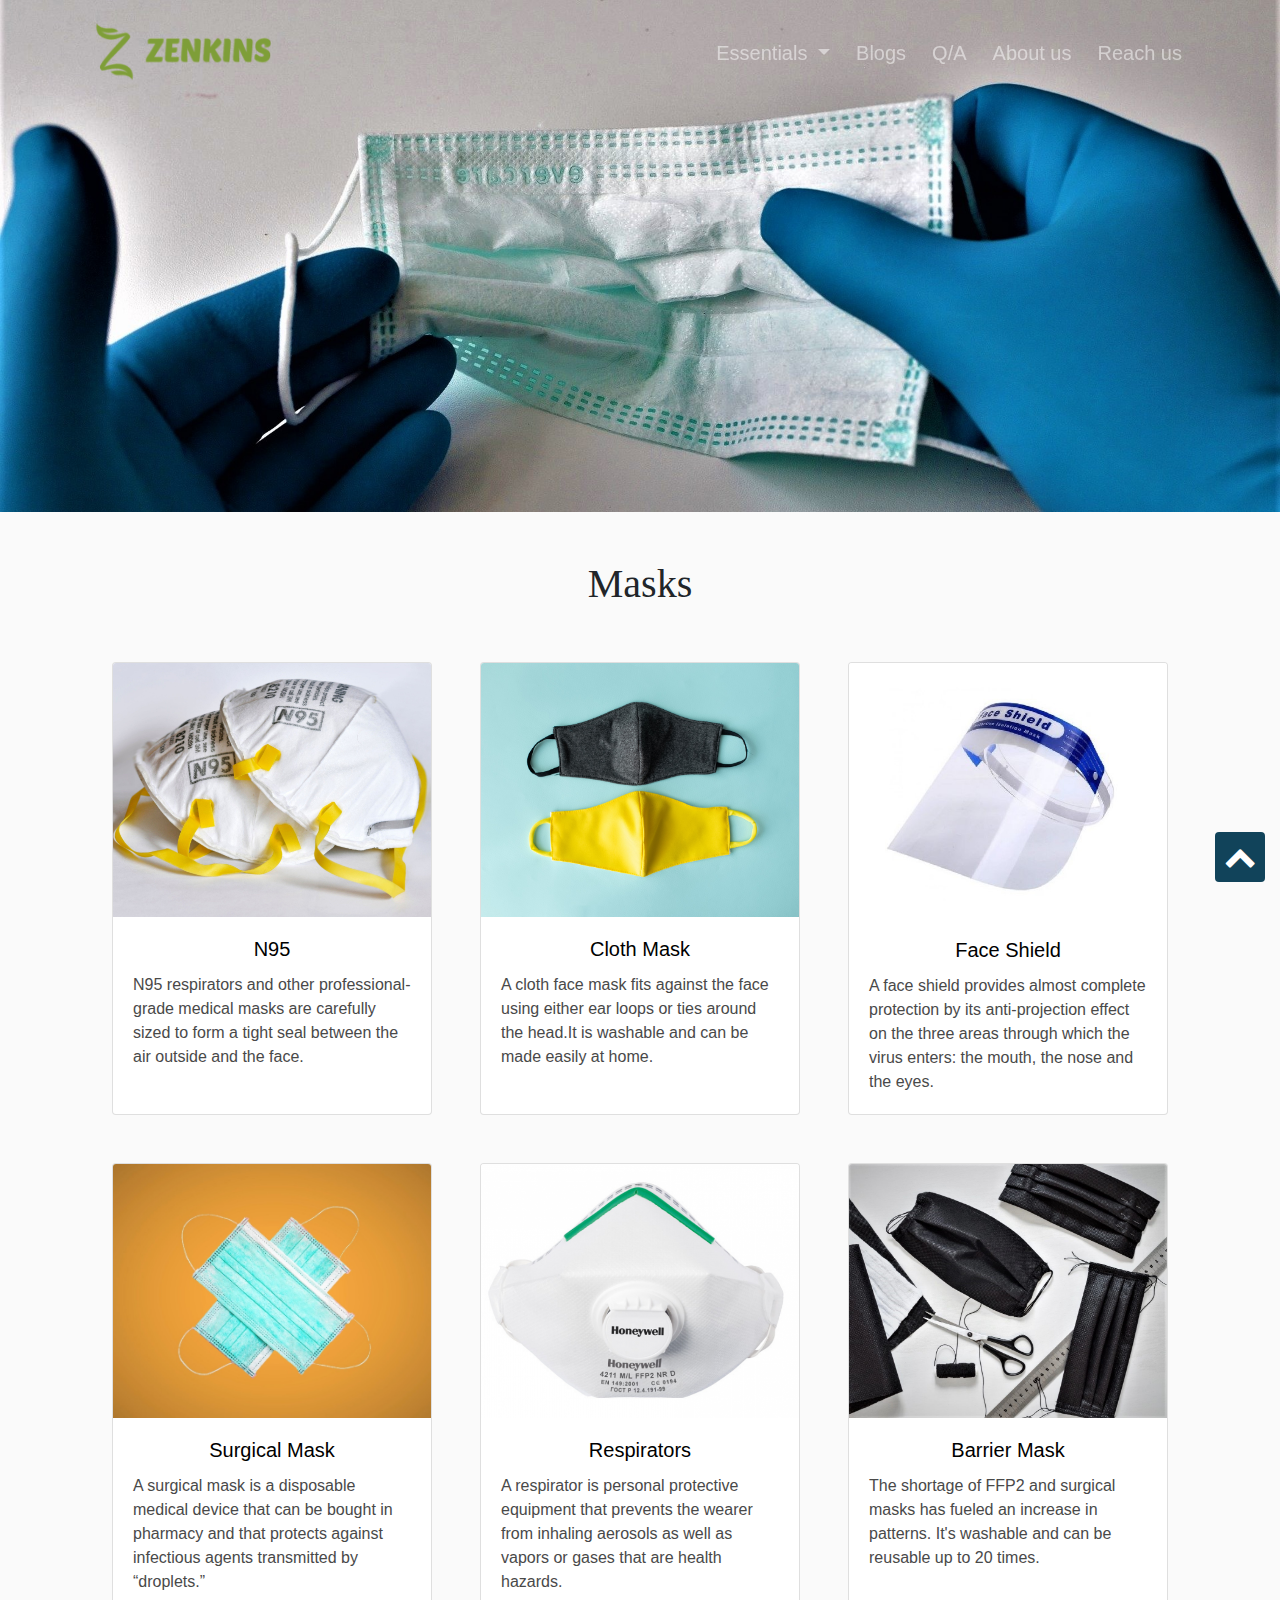
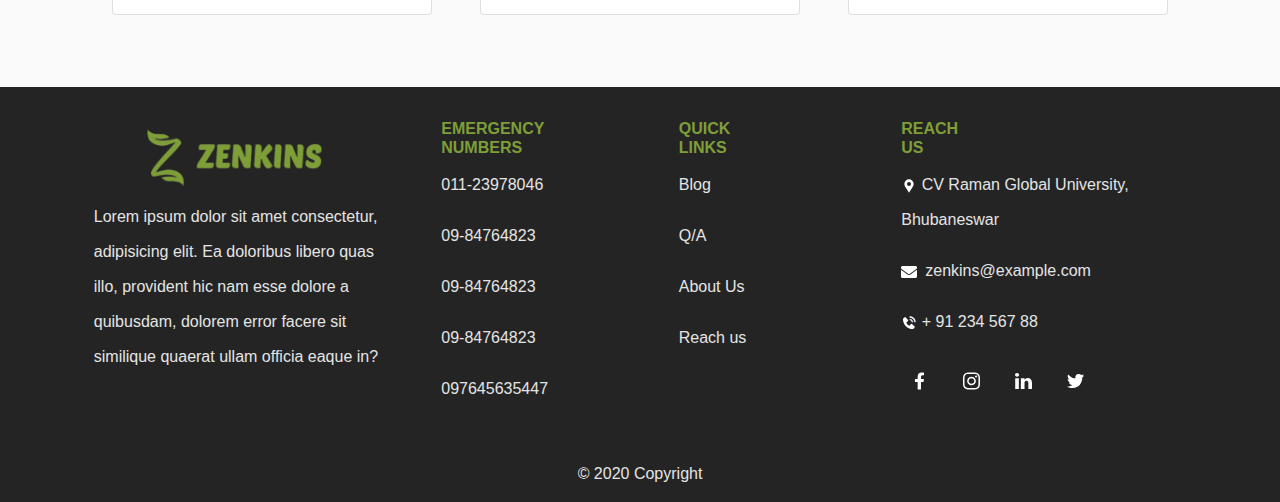
<file: mask.html>
<!DOCTYPE html>
<html lang="en">
<head>
    <meta charset="UTF-8">
    <meta name="viewport" content="width=device-width, initial-scale=1.0">
    <title>Zenkins | Mask</title>
    <link rel="icon" href="img/titleimage.png">

    <link rel="stylesheet" href="css/style.css">
    <!-- <link rel="stylesheet" href="https://maxcdn.bootstrapcdn.com/bootstrap/3.4.1/css/bootstrap.min.css">-->
  <script src="https://ajax.googleapis.com/ajax/libs/jquery/3.5.1/jquery.min.js"></script>
  <!-- <script src="https://maxcdn.bootstrapcdn.com/bootstrap/3.4.1/js/bootstrap.min.js"></script>  -->
  <link rel="stylesheet" href="https://stackpath.bootstrapcdn.com/bootstrap/4.3.1/css/bootstrap.min.css" integrity="sha384-ggOyR0iXCbMQv3Xipma34MD+dH/1fQ784/j6cY/iJTQUOhcWr7x9JvoRxT2MZw1T" crossorigin="anonymous">
<script src="https://stackpath.bootstrapcdn.com/bootstrap/4.3.1/js/bootstrap.min.js" integrity="sha384-JjSmVgyd0p3pXB1rRibZUAYoIIy6OrQ6VrjIEaFf/nJGzIxFDsf4x0xIM+B07jRM" crossorigin="anonymous"></script>
<script src="js/app.js"></script>
<link rel="stylesheet" href="https://maxcdn.bootstrapcdn.com/font-awesome/4.5.0/css/font-awesome.min.css">
</head>
<body>
  
  <nav class="navbar navbar-expand-lg navbar-dark fixed-top">
    <div class="container">
      <a class="navbar-brand" href="index.html">
            <img src="img/logo.png" alt="">
          </a>
      <button class="navbar-toggler" type="button" data-toggle="collapse" data-target="#navbarResponsive" aria-controls="navbarResponsive" aria-expanded="false" aria-label="Toggle navigation">
            <span class="navbar-toggler-icon"></span>
          </button>
      <div class="collapse navbar-collapse" id="navbarResponsive">
        <ul class="navbar-nav ml-auto">
          
        
          <li class="dropdown nav-item">
            <a class="dropdown-toggle nav-link" data-toggle="dropdown" href="#">Essentials
            <span class="caret"></span></a>
            <ul class="dropdown-menu">
              <li><a href="sanitizer.html">Sanitizer</a></li>
              <li><a href="mask.html">Mask</a></li>
              <li><a href="gloves.html">Gloves</a></li>
              <li><a href="medicines.html">Medicines</a></li>
              <li><a href="instruments.html">Medical Instrument</a></li>
              <li><a href="ppe.html">PPE Kit</a></li>
            </ul>
          </li>
          <li class="nav-item">
            <a class="nav-link" href="index.html#blog">Blogs</a>
          </li>
          <li class="nav-item">
            <a class="nav-link" href="index.html#qna">Q/A</a>
          </li>
          <li class="nav-item ">
            <a class="nav-link" href="about.html">About us
                  
            </a>
          </li>
          <li class="nav-item">
            <a class="nav-link" href="index.html#reachus">Reach us</a>
          </li>
        </ul>
      </div>
    </div>
  </nav>

    <img class="ban1" src="img/mask1.jpg">
 
    <section class=" mt-5 mb-5">
      
              
              <div class="col-xl-12">
                  <h1 class="heading">Masks</h1>
              
              <div class="row">
                
          <div class="card col-xl-3 col-xs-4 col-md-4 col-lg-3 m-4">
            <a href="https://www.flipkart.com/q/n95-masks" target="_blank">
            <img
              src="img/mask3.jpg"
              class="card-img-top"
              alt="..."
            />
            <div class="card-body">
              <h5 class="card-title">N95 </h5>
              <p class="card-text">
                N95 respirators and other professional-grade medical masks are carefully sized to form a tight seal between the air outside and the face.
              </p>
            </div>
          </a>
          </div>
          <div class="card col-xl-3 col-xs-4 col-md-4 col-lg-3 m-4">
            <a href="https://www.myntra.com/mask" target="_blank">
            <img
              src="img/mask2.jpg"
              class="card-img-top"
              alt="..."
            />
            <div class="card-body">
              <h5 class="card-title">Cloth Mask</h5>
              <p class="card-text">
                A cloth face mask fits against the face using either ear loops or ties around the head.It is washable and can be made easily at home.
              </p>
            </div>
          </a>
          </div>
          <div class="card col-xl-3 col-xs-4 col-md-4 col-lg-3 m-4">
            <a href="https://www.amazon.in/face-shield/s?k=face+shield" target="_blank">
            <img
              src="img/mask4.jpg"
              class="card-img-top"
              alt="..."
            />
            <div class="card-body">
              <h5 class="card-title">Face shield</h5>
              <p class="card-text">
                A face shield provides almost complete protection by its anti-projection effect on the three areas through which the virus enters: the mouth, the nose and the eyes.
              </p>
            </div>
          </a>
          </div>
          
          <div class="card col-xl-3 col-xs-4 col-md-4 col-lg-3 m-4">
            <a href="https://www.amazon.in/s?k=surgical+mask&crid=1PNB1HK4N5A70&sprefix=surgical%2Caps%2C367&ref=nb_sb_ss_ts-apa-p_1_8"target="_blank">
            <img
              src="img/mask5.jpg"
              class="card-img-top"
              alt="..."
            />
            <div class="card-body">
              <h5 class="card-title">Surgical Mask</h5>
              <p class="card-text">
                A surgical mask is a disposable medical device that can be bought in pharmacy and that protects against infectious agents transmitted by “droplets.”
              </p>
            </div>
          </a>
          </div> 
          <div class="card col-xl-3 col-xs-4 col-md-4 col-lg-3 m-4">
            <a href="https://www.amazon.in/s?k=respirators&ref=nb_sb_noss_1"target="_blank">
            <img
              src="img/mask6.png"
              class="card-img-top"
              alt="..."
            />
            <div class="card-body">
              <h5 class="card-title">Respirators</h5>
              <p class="card-text">
                A respirator is personal protective equipment that prevents the wearer from inhaling aerosols  as well as vapors or gases  that are health hazards.
              </p>
            </div>
          </a>
          </div>
          <div class="card col-xl-3 col-xs-4 col-md-4 col-lg-3 m-4">
            <a href="https://www.decathlon.in/p/8621512/pollution-masks/reusable-barrier-face-mask-pack-of-2-adult-size" target="_blank">
            <img
              src="img/mask7.jpg"
              class="card-img-top"
              alt="..."
            />
            <div class="card-body">
              <h5 class="card-title">Barrier mask</h5>
              <p class="card-text">
                The shortage of FFP2 and surgical masks has fueled an increase in patterns. It's washable and can be reusable up to 20 times.
              </p>
            </div>
          </a>
          </div>
 
  
  
  </div>
  
      </div>
  </section>
  <footer class="myfooter pt-3" style="background-color: #242424;">
        
          
    <!-- Footer Links -->
  <div class="container text-center text-md-left">

    <!-- Grid row -->
    <div class="row mt-3">

      <!-- Grid column -->
      <div class="col-md-3 col-lg-4 col-xl-3 mx-auto mb-4">
        <!-- Content -->
        <div style="text-align: center;"><img src="img/logo.png" style="height: 80px;"></div>
        <p>Lorem ipsum dolor sit amet consectetur, adipisicing elit. Ea doloribus libero quas illo, provident hic nam esse dolore a quibusdam, dolorem error facere sit similique quaerat ullam officia eaque in?</p>

      </div>
      <!-- Grid column -->

      <!-- Grid column -->
      <div class="col-md-2 col-lg-2 col-xl-2 mx-auto mb-4">

        <!-- Links -->
        <h6 class="text-uppercase font-weight-bold">Emergency <br> Numbers</h6>
 
        <p>
          <a href="tel:011-23978046" title="corona helpline">011-23978046</a>
          <p>
            <a href="09-84764823" title="helpline">09-84764823</a> 
         </p>
         <p>
          <a href="09-84764823" title="helpline">09-84764823</a> 
       </p>
       
        <p>
          <a href="09-84764823" title="helpline">09-84764823</a> 
       </p>
        <p>
          <a href="tel:097645635447" title="corona helpline">097645635447</a>    
      </p>

      </div>
      <!-- Grid column -->

      <!-- Grid column -->
      <div class="col-md-3 col-lg-2 col-xl-2 mx-auto mb-4">

        <!-- Links -->
        <h6 class="text-uppercase font-weight-bold"> Quick <br> Links   </h6>
       
       
        <p>
          <a href="index.html#blog">Blog</a>
        </p>
        
        <p>
          <a href="index.html#qna"> Q/A</a>
        </p>
        
        <p>
          <a href="about.html">About Us</a>
        </p>
        <p>
          <a href="index.html#reachus">Reach us</a>
        </p>
      </div>
      <!-- Grid column -->

      <!-- Grid column -->
      <div class="col-md-4 col-lg-3 col-xl-3 mx-auto mb-md-0 mb-4">

        <!-- Links -->
        <h6 class="text-uppercase font-weight-bold">Reach <br> Us</h6>
       
        <p>
          <span class=" mr-0"><svg xmlns="http://www.w3.org/2000/svg" xmlns:xlink="http://www.w3.org/1999/xlink" aria-hidden="true" focusable="false" width="1em" height="1em" style="-ms-transform: rotate(360deg); -webkit-transform: rotate(360deg); transform: rotate(360deg);" preserveAspectRatio="xMidYMid meet" viewBox="0 0 24 24"><path d="M19 9A7 7 0 1 0 5 9c0 1.387.41 2.677 1.105 3.765h-.008C8.457 16.46 12 22 12 22l5.903-9.235h-.007A6.98 6.98 0 0 0 19 9zm-7 3a3 3 0 1 1 0-6a3 3 0 0 1 0 6z" fill="white"/></svg></span> CV Raman Global University, Bhubaneswar</p>
        <p>
          <span class="mr-2"><svg xmlns="http://www.w3.org/2000/svg" xmlns:xlink="http://www.w3.org/1999/xlink" aria-hidden="true" focusable="false" width="1em" height="1em" style="-ms-transform: rotate(360deg); -webkit-transform: rotate(360deg); transform: rotate(360deg);" preserveAspectRatio="xMidYMid meet" viewBox="0 0 512 512"><path d="M502.3 190.8c3.9-3.1 9.7-.2 9.7 4.7V400c0 26.5-21.5 48-48 48H48c-26.5 0-48-21.5-48-48V195.6c0-5 5.7-7.8 9.7-4.7c22.4 17.4 52.1 39.5 154.1 113.6c21.1 15.4 56.7 47.8 92.2 47.6c35.7.3 72-32.8 92.3-47.6c102-74.1 131.6-96.3 154-113.7zM256 320c23.2.4 56.6-29.2 73.4-41.4c132.7-96.3 142.8-104.7 173.4-128.7c5.8-4.5 9.2-11.5 9.2-18.9v-19c0-26.5-21.5-48-48-48H48C21.5 64 0 85.5 0 112v19c0 7.4 3.4 14.3 9.2 18.9c30.6 23.9 40.7 32.4 173.4 128.7c16.8 12.2 50.2 41.8 73.4 41.4z" fill="white"/></svg></span>zenkins@example.com</p>
        <p>
          <span class=" mr-0"><svg xmlns="http://www.w3.org/2000/svg" xmlns:xlink="http://www.w3.org/1999/xlink" aria-hidden="true" focusable="false" width="1em" height="1em" style="-ms-transform: rotate(360deg); -webkit-transform: rotate(360deg); transform: rotate(360deg);" preserveAspectRatio="xMidYMid meet" viewBox="0 0 24 24"><path d="M20 10.999h2C22 5.869 18.127 2 12.99 2v2C17.052 4 20 6.943 20 10.999z" fill="white"/><path d="M13 8c2.103 0 3 .897 3 3h2c0-3.225-1.775-5-5-5v2zm3.422 5.443a1.001 1.001 0 0 0-1.391.043l-2.393 2.461c-.576-.11-1.734-.471-2.926-1.66c-1.192-1.193-1.553-2.354-1.66-2.926l2.459-2.394a1 1 0 0 0 .043-1.391L6.859 3.513a1 1 0 0 0-1.391-.087l-2.17 1.861a1 1 0 0 0-.29.649c-.015.25-.301 6.172 4.291 10.766C11.305 20.707 16.323 21 17.705 21c.202 0 .326-.006.359-.008a.992.992 0 0 0 .648-.291l1.86-2.171a1 1 0 0 0-.086-1.391l-4.064-3.696z" fill="white"/></svg></span> + 91 234 567 88</p>
       
            <div class="d-flex socialiconss social">
              <a href=""> <svg xmlns="http://www.w3.org/2000/svg" xmlns:xlink="http://www.w3.org/1999/xlink" aria-hidden="true" focusable="false" width="2em" height="2em" style="-ms-transform: rotate(360deg); -webkit-transform: rotate(360deg); transform: rotate(360deg);" preserveAspectRatio="xMidYMid meet" viewBox="0 0 32 32"><path d="M23.446 18l.889-5.791h-5.557V8.451c0-1.584.776-3.129 3.265-3.129h2.526V.392S22.277.001 20.085.001c-4.576 0-7.567 2.774-7.567 7.795v4.414H7.431v5.791h5.087v14h6.26v-14z" fill="white"/></svg>
                <a href=""> <svg xmlns="http://www.w3.org/2000/svg" xmlns:xlink="http://www.w3.org/1999/xlink" aria-hidden="true" focusable="false" width="2em" height="2em" style="-ms-transform: rotate(360deg); -webkit-transform: rotate(360deg); transform: rotate(360deg);" preserveAspectRatio="xMidYMid meet" viewBox="0 0 32 32"><path d="M16 0c-4.349 0-4.891.021-6.593.093c-1.709.084-2.865.349-3.885.745a7.847 7.847 0 0 0-2.833 1.849A7.757 7.757 0 0 0 .84 5.52C.444 6.54.179 7.696.095 9.405c-.077 1.703-.093 2.244-.093 6.593s.021 4.891.093 6.593c.084 1.704.349 2.865.745 3.885a7.847 7.847 0 0 0 1.849 2.833a7.757 7.757 0 0 0 2.833 1.849c1.02.391 2.181.661 3.885.745c1.703.077 2.244.093 6.593.093s4.891-.021 6.593-.093c1.704-.084 2.865-.355 3.885-.745a7.847 7.847 0 0 0 2.833-1.849a7.716 7.716 0 0 0 1.849-2.833c.391-1.02.661-2.181.745-3.885c.077-1.703.093-2.244.093-6.593s-.021-4.891-.093-6.593c-.084-1.704-.355-2.871-.745-3.885a7.847 7.847 0 0 0-1.849-2.833A7.716 7.716 0 0 0 26.478.838c-1.02-.396-2.181-.661-3.885-.745C20.89.016 20.349 0 16 0zm0 2.88c4.271 0 4.781.021 6.469.093c1.557.073 2.405.333 2.968.553a4.989 4.989 0 0 1 1.844 1.197a4.931 4.931 0 0 1 1.192 1.839c.22.563.48 1.411.553 2.968c.072 1.688.093 2.199.093 6.469s-.021 4.781-.099 6.469c-.084 1.557-.344 2.405-.563 2.968c-.303.751-.641 1.276-1.199 1.844a5.048 5.048 0 0 1-1.844 1.192c-.556.22-1.416.48-2.979.553c-1.697.072-2.197.093-6.479.093s-4.781-.021-6.48-.099c-1.557-.084-2.416-.344-2.979-.563c-.76-.303-1.281-.641-1.839-1.199c-.563-.563-.921-1.099-1.197-1.844c-.224-.556-.48-1.416-.563-2.979c-.057-1.677-.084-2.197-.084-6.459c0-4.26.027-4.781.084-6.479c.083-1.563.339-2.421.563-2.979c.276-.761.635-1.281 1.197-1.844c.557-.557 1.079-.917 1.839-1.199c.563-.219 1.401-.479 2.964-.557c1.697-.061 2.197-.083 6.473-.083zm0 4.907A8.21 8.21 0 0 0 7.787 16A8.21 8.21 0 0 0 16 24.213A8.21 8.21 0 0 0 24.213 16A8.21 8.21 0 0 0 16 7.787zm0 13.546c-2.948 0-5.333-2.385-5.333-5.333s2.385-5.333 5.333-5.333c2.948 0 5.333 2.385 5.333 5.333S18.948 21.333 16 21.333zM26.464 7.459a1.923 1.923 0 0 1-1.923 1.921a1.919 1.919 0 1 1 0-3.838c1.057 0 1.923.86 1.923 1.917z" fill="white"/></svg></a>
                <a href=""> <svg xmlns="http://www.w3.org/2000/svg" xmlns:xlink="http://www.w3.org/1999/xlink" aria-hidden="true" focusable="false" width="2em" height="2em" style="-ms-transform: rotate(360deg); -webkit-transform: rotate(360deg); transform: rotate(360deg);" preserveAspectRatio="xMidYMid meet" viewBox="0 0 1046.16 1000"><path d="M237.485 1000V325.301H13.229V1000h224.256zM125.386 233.127c78.202 0 126.879-51.809 126.879-116.553C250.808 50.37 203.591-.001 126.87-.001C50.161-.001-.002 50.371-.002 116.574c0 64.747 48.665 116.553 123.924 116.553h1.457zM361.61 1000h224.256V623.215c0-20.165 1.457-40.309 7.379-54.724c16.212-40.289 53.111-82.017 115.06-82.017c81.149 0 113.613 61.872 113.613 152.572v360.949h224.242V613.129c0-207.241-110.636-303.668-258.183-303.668c-120.977 0-174.094 67.622-203.603 113.679h1.497v-97.853H361.615c2.943 63.31 0 674.699 0 674.699z" fill="white"/></svg></a> 
                <a href=""><svg xmlns="http://www.w3.org/2000/svg" xmlns:xlink="http://www.w3.org/1999/xlink" aria-hidden="true" focusable="false" width="2em" height="2em" style="-ms-transform: rotate(360deg); -webkit-transform: rotate(360deg); transform: rotate(360deg);" preserveAspectRatio="xMidYMid meet" viewBox="0 0 1200 1200"><path d="M1200 216.995c-8.026 16.946-22.966 38.351-44.816 64.214s-48.828 48.606-80.937 68.227c.893 7.136 1.562 13.824 2.007 20.067c3.463 96.12-19.561 195.847-51.505 278.93c-61.918 154.473-156.795 278.795-292.308 363.21c-141.314 81.058-305.892 98.298-457.525 83.612C174.25 1083.694 75.033 1050.822 0 988.901c137.233 16.404 265.305-30.28 366.555-105.687c-112.472 2.847-194.191-78.514-232.775-172.575c17.393 4.559 35.588 4.009 52.174 2.677c20.416-1.918 39.796-3.833 58.863-8.026c-71.717-23.139-134.469-65.675-167.224-129.767c-19.213-40.61-27.888-79.282-28.093-123.077c33.605 17.693 74.028 34.937 111.037 33.444c-55.892-47.347-100.7-107.857-109.03-177.258c-5.259-57.866 9.221-110.688 30.101-159.866c83.607 91.885 177.415 167.502 285.618 214.047c73.998 30.302 147.786 46.507 224.081 46.822c-8.807-68.145-1.959-134.05 30.101-189.967c37.73-60.118 92.778-94.998 154.516-112.375c88.337-22.652 174.496 9.345 228.763 70.903c58.521-6.321 114.58-32.283 159.197-58.863c-18.958 57.41-55.874 114.492-109.699 141.806c51.247-9.488 100.149-24.659 145.815-44.144z" fill="white"/></svg></a>  
            </div>
         

      </div>
     

    </div>
   

  </div>
  
  <div class="footer-copyright text-center py-3">© 2020 Copyright
  
  </div>
  

  
 

</footer>
<a id="button"></a>
</body>
</html>
</file>
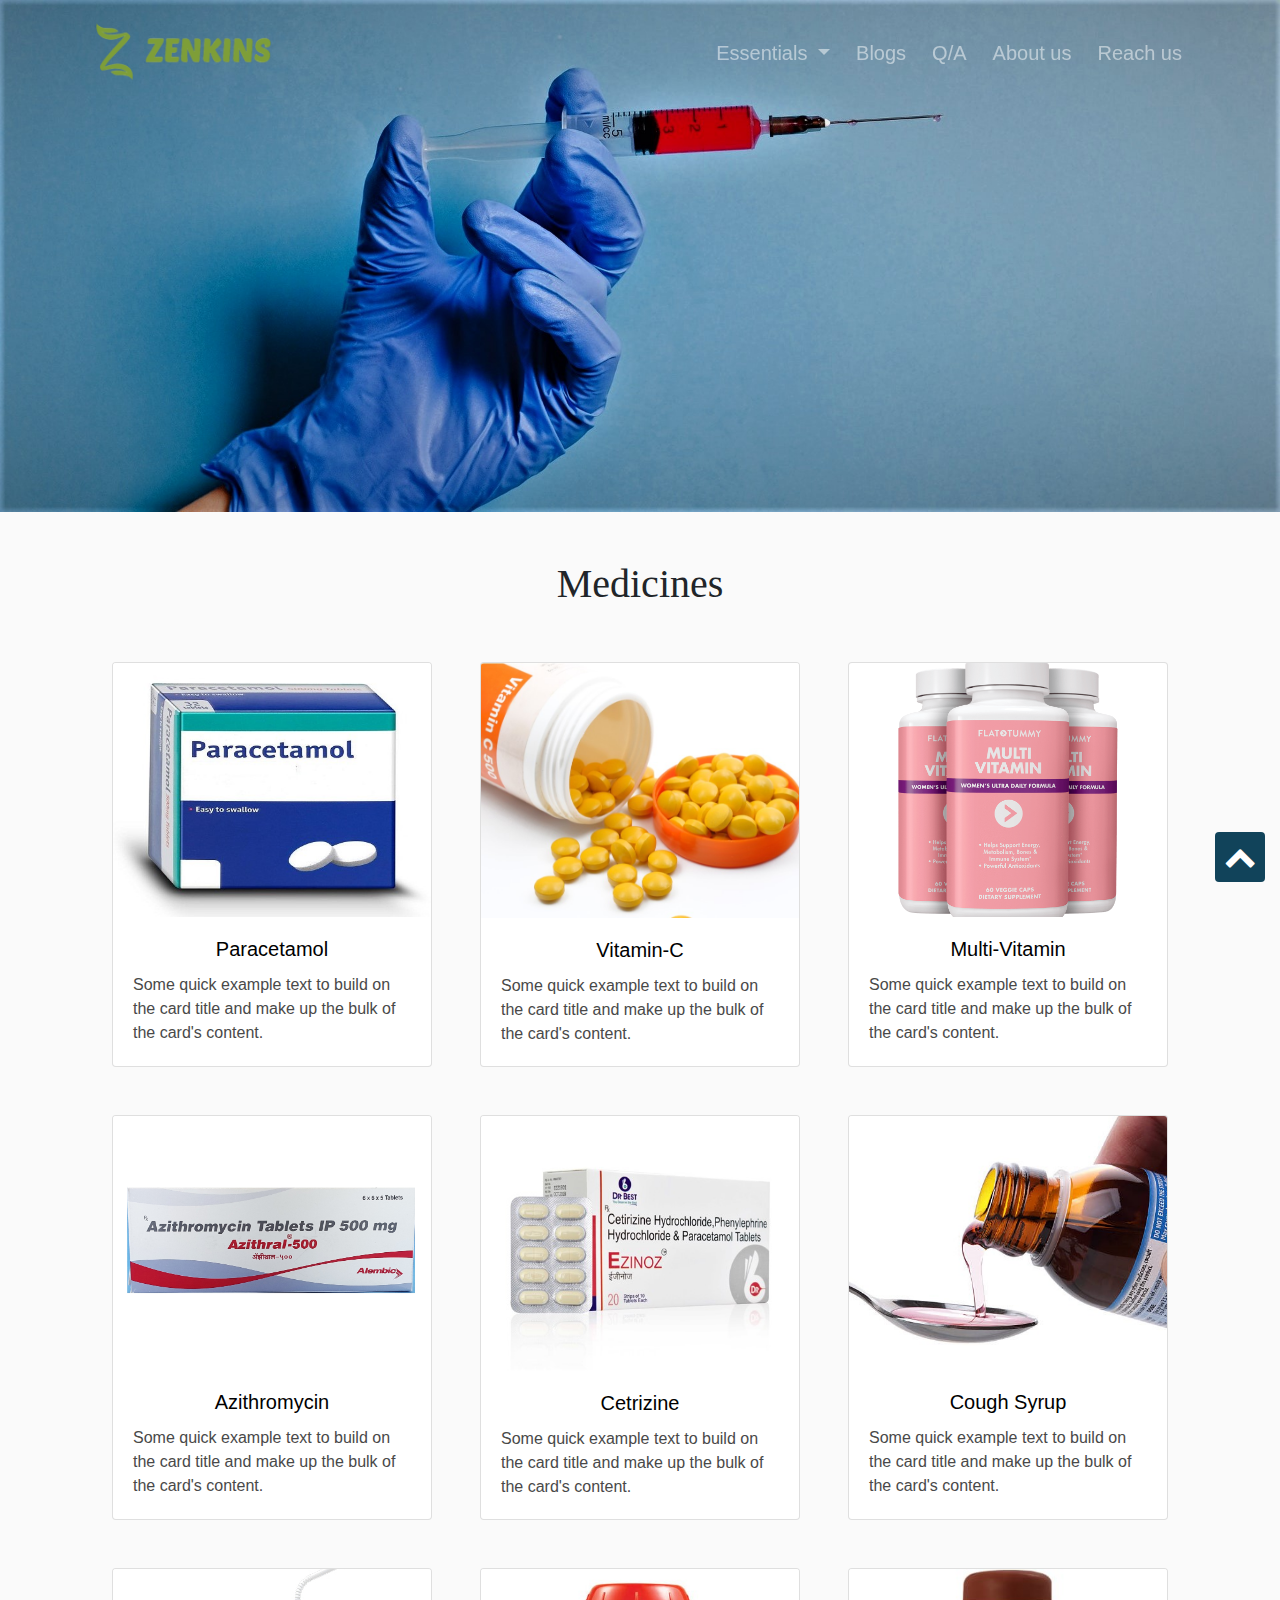
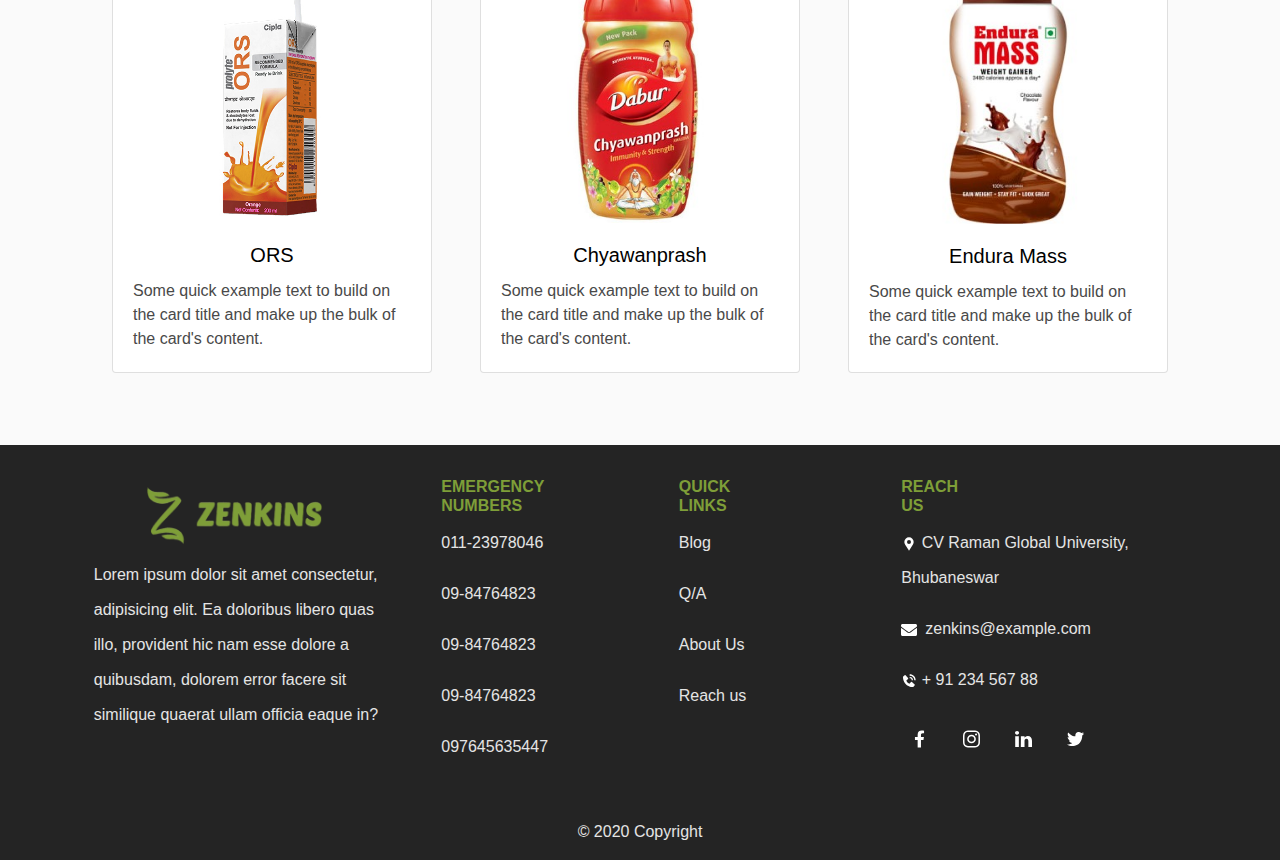
<file: medicines.html>
<!DOCTYPE html>
<html lang="en">
<head>
    <meta charset="UTF-8">
    <meta name="viewport" content="width=device-width, initial-scale=1.0">
    <title>Zenkins | Medicine</title>
    <link rel="icon" href="img/titleimage.png">

    <link rel="stylesheet" href="css/style.css">
    <!-- <link rel="stylesheet" href="https://maxcdn.bootstrapcdn.com/bootstrap/3.4.1/css/bootstrap.min.css">-->
  <script src="https://ajax.googleapis.com/ajax/libs/jquery/3.5.1/jquery.min.js"></script>
  <!-- <script src="https://maxcdn.bootstrapcdn.com/bootstrap/3.4.1/js/bootstrap.min.js"></script>  -->
  <link rel="stylesheet" href="https://stackpath.bootstrapcdn.com/bootstrap/4.3.1/css/bootstrap.min.css" integrity="sha384-ggOyR0iXCbMQv3Xipma34MD+dH/1fQ784/j6cY/iJTQUOhcWr7x9JvoRxT2MZw1T" crossorigin="anonymous">
<script src="https://stackpath.bootstrapcdn.com/bootstrap/4.3.1/js/bootstrap.min.js" integrity="sha384-JjSmVgyd0p3pXB1rRibZUAYoIIy6OrQ6VrjIEaFf/nJGzIxFDsf4x0xIM+B07jRM" crossorigin="anonymous"></script>
<script src="js/app.js"></script>
<link rel="stylesheet" href="https://maxcdn.bootstrapcdn.com/font-awesome/4.5.0/css/font-awesome.min.css">
</head>
<body>
  
  <nav class="navbar navbar-expand-lg navbar-dark fixed-top">
    <div class="container">
      <a class="navbar-brand" href="index.html">
            <img src="img/logo.png" alt="">
          </a>
      <button class="navbar-toggler" type="button" data-toggle="collapse" data-target="#navbarResponsive" aria-controls="navbarResponsive" aria-expanded="false" aria-label="Toggle navigation">
            <span class="navbar-toggler-icon"></span>
          </button>
      <div class="collapse navbar-collapse" id="navbarResponsive">
        <ul class="navbar-nav ml-auto">
          
          
          
          <li class="dropdown nav-item">
            <a class="dropdown-toggle nav-link" data-toggle="dropdown" href="#">Essentials
            <span class="caret"></span></a>
            <ul class="dropdown-menu">
              <li><a href="sanitizer.html">Sanitizer</a></li>
              <li><a href="mask.html">Mask</a></li>
              <li><a href="gloves.html">Gloves</a></li>
              <li><a href="medicines.html">Medicines</a></li>
              <li><a href="instruments.html">Medical Instrument</a></li>
              <li><a href="ppe.html">PPE Kit</a></li>
            </ul>
          </li>
          <li class="nav-item">
            <a class="nav-link" href="index.html#blog">Blogs</a>
          </li>
          <li class="nav-item">
            <a class="nav-link" href="index.html#qna">Q/A</a>
          </li>
          <li class="nav-item ">
            <a class="nav-link" href="about.html">About us
                  
            </a>
          </li>
          <li class="nav-item">
            <a class="nav-link" href="index.html#reachus">Reach us</a>
          </li>
        </ul>
      </div>
    </div>
  </nav>

    <img class="ban1" src="img/medicines1.jpg">
 
    <section class=" mt-5 mb-5">
      
              
              <div class="col-xl-12">
                  <h1 class="heading">Medicines</h1>
              
              <div class="row">
                
          <div class="card col-xl-3 col-xs-4 col-md-4 col-lg-3 m-4">
            <a href="https://www.amazon.in/s?k=paracetamol&crid=3HLSS1WUB2WXW&sprefix=paraceta%2Caps%2C491&ref=nb_sb_ss_ts-apa-p_3_8" target="_blank">
            <img
              src="img/medicines2.jpg"
              class="card-img-top"
              alt="..."
            />
            <div class="card-body">
              <h5 class="card-title">Paracetamol</h5>
              <p class="card-text">
                Some quick example text to build on the card title and make up the bulk of the
                card's content.
              </p>
            </div>
          </a>
          </div>
          <div class="card col-xl-3 col-xs-4 col-md-4 col-lg-3 m-4">
            <a href="https://www.amazon.in/s?k=vitamin+c&ref=nb_sb_noss_2" target="_blank">
            <img
              src="img/medicines3.jpg"
              class="card-img-top"
              alt="..."
            />
            <div class="card-body">
              <h5 class="card-title">Vitamin-c</h5>
              <p class="card-text">
                Some quick example text to build on the card title and make up the bulk of the
                card's content.
              </p>
            </div>
          </a>
          </div>
          <div class="card col-xl-3 col-xs-4 col-md-4 col-lg-3 m-4">
            <a href="https://www.amazon.in/s?k=multi+vitamin&ref=nb_sb_noss_2"target="_blank">
            <img
              src="img/medicines4.jpg"
              class="card-img-top"
              alt="..."
            />
            <div class="card-body">
              <h5 class="card-title">Multi-vitamin</h5>
              <p class="card-text">
                Some quick example text to build on the card title and make up the bulk of the
                card's content.
              </p>
            </div>
          </a>
          </div>
          
          <div class="card col-xl-3 col-xs-4 col-md-4 col-lg-3 m-4">
            <a href="https://www.amazon.in/s?k=azithromycin&ref=nb_sb_noss_2"target="_blank">
            <img
              src="img/medicines5.jpg"
              class="card-img-top"
              alt="..."
            />
            <div class="card-body">
              <h5 class="card-title">Azithromycin</h5>
              <p class="card-text">
                Some quick example text to build on the card title and make up the bulk of the
                card's content.
              </p>
            </div>
          </a>
          </div> 
          <div class="card col-xl-3 col-xs-4 col-md-4 col-lg-3 m-4">
            <a href="https://www.amazon.in/s?k=cetrizine&ref=nb_sb_noss_2"target="_blank">
            <img
              src="img/medicines6.jpg"
              class="card-img-top"
              alt="..."
            />
            <div class="card-body">
              <h5 class="card-title">Cetrizine </h5>
              <p class="card-text">
                Some quick example text to build on the card title and make up the bulk of the
                card's content.
              </p>
            </div>
          </a>
          </div>
          <div class="card col-xl-3 col-xs-4 col-md-4 col-lg-3 m-4">
            <a href="https://www.amazon.in/s?k=cough+syrups&crid=MFWQMPOAOEH4&sprefix=cough+sy%2Caps%2C408&ref=nb_sb_ss_ts-apa-p_1_8"target="_blank">
            <img
              src="img/medicines7.jpg"
              class="card-img-top"
              alt="..."
            />
            <div class="card-body">
              <h5 class="card-title">Cough Syrup</h5>
              <p class="card-text">
                Some quick example text to build on the card title and make up the bulk of the
                card's content.
              </p>
            </div>
          </a>
          </div>
          <div class="card col-xl-3 col-xs-4 col-md-4 col-lg-3 m-4">
            <a href="https://www.amazon.in/s?k=ors&ref=nb_sb_noss" target="_blank">
            <img
              src="img/medicines8.jpg"
              class="card-img-top"
              alt="..."
            />
            <div class="card-body">
              <h5 class="card-title">ORS</h5>
              <p class="card-text">
                Some quick example text to build on the card title and make up the bulk of the
                card's content.
              </p>
            </div>
          </a>
          </div>
          <div class="card col-xl-3 col-xs-4 col-md-4 col-lg-3 m-4">
            <a href="https://www.amazon.in/s?k=chyawanprash&crid=16WO66EXNFFN0&sprefix=chy%2Caps%2C1080&ref=nb_sb_ss_ts-apa-p_1_3"target="_blank">
            <img
              src="img/medicines9.jpg"
              class="card-img-top"
              alt="..."
            />
            <div class="card-body">
              <h5 class="card-title">Chyawanprash</h5>
              <p class="card-text">
                Some quick example text to build on the card title and make up the bulk of the
                card's content.
              </p>
            </div>
          </a>
          </div>
          <div class="card col-xl-3 col-xs-4 col-md-4 col-lg-3 m-4">
            <a href="https://www.amazon.in/s?k=endura+mass&ref=nb_sb_noss_2"target="_blank">
            <img
              src="img/medicines10.jpg"
              class="card-img-top"
              alt="..."
            />
            <div class="card-body">
              <h5 class="card-title">Endura Mass</h5>
              <p class="card-text">
                Some quick example text to build on the card title and make up the bulk of the
                card's content.
              </p>
            </div>
          </a>
          </div>
  
  
  </div>
  
      </div>
  </section>
  <footer class="myfooter pt-3" style="background-color: #242424;">
        
          
    <!-- Footer Links -->
  <div class="container text-center text-md-left">

    <!-- Grid row -->
    <div class="row mt-3">

      <!-- Grid column -->
      <div class="col-md-3 col-lg-4 col-xl-3 mx-auto mb-4">
        <!-- Content -->
        <div style="text-align: center;"><img src="img/logo.png" style="height: 80px;"></div>
        <p>Lorem ipsum dolor sit amet consectetur, adipisicing elit. Ea doloribus libero quas illo, provident hic nam esse dolore a quibusdam, dolorem error facere sit similique quaerat ullam officia eaque in?</p>

      </div>
      <!-- Grid column -->

      <!-- Grid column -->
      <div class="col-md-2 col-lg-2 col-xl-2 mx-auto mb-4">

        <!-- Links -->
        <h6 class="text-uppercase font-weight-bold">Emergency <br> Numbers</h6>
 
        <p>
          <a href="tel:011-23978046" title="corona helpline">011-23978046</a>
          <p>
            <a href="09-84764823" title="helpline">09-84764823</a> 
         </p>
         <p>
          <a href="09-84764823" title="helpline">09-84764823</a> 
       </p>
       
        <p>
          <a href="09-84764823" title="helpline">09-84764823</a> 
       </p>
        <p>
          <a href="tel:097645635447" title="corona helpline">097645635447</a>    
      </p>

      </div>
      <!-- Grid column -->

      <!-- Grid column -->
      <div class="col-md-3 col-lg-2 col-xl-2 mx-auto mb-4">

        <!-- Links -->
        <h6 class="text-uppercase font-weight-bold"> Quick <br> Links   </h6>
       
       
        <p>
          <a href="index.html#blog">Blog</a>
        </p>
        
        <p>
          <a href="index.html#qna"> Q/A</a>
        </p>
        
        <p>
          <a href="about.html">About Us</a>
        </p>
        <p>
          <a href="index.html#reachus">Reach us</a>
        </p>
      </div>
      <!-- Grid column -->

      <!-- Grid column -->
      <div class="col-md-4 col-lg-3 col-xl-3 mx-auto mb-md-0 mb-4">

        <!-- Links -->
        <h6 class="text-uppercase font-weight-bold">Reach <br> Us</h6>
       
        <p>
          <span class=" mr-0"><svg xmlns="http://www.w3.org/2000/svg" xmlns:xlink="http://www.w3.org/1999/xlink" aria-hidden="true" focusable="false" width="1em" height="1em" style="-ms-transform: rotate(360deg); -webkit-transform: rotate(360deg); transform: rotate(360deg);" preserveAspectRatio="xMidYMid meet" viewBox="0 0 24 24"><path d="M19 9A7 7 0 1 0 5 9c0 1.387.41 2.677 1.105 3.765h-.008C8.457 16.46 12 22 12 22l5.903-9.235h-.007A6.98 6.98 0 0 0 19 9zm-7 3a3 3 0 1 1 0-6a3 3 0 0 1 0 6z" fill="white"/></svg></span> CV Raman Global University, Bhubaneswar</p>
        <p>
          <span class="mr-2"><svg xmlns="http://www.w3.org/2000/svg" xmlns:xlink="http://www.w3.org/1999/xlink" aria-hidden="true" focusable="false" width="1em" height="1em" style="-ms-transform: rotate(360deg); -webkit-transform: rotate(360deg); transform: rotate(360deg);" preserveAspectRatio="xMidYMid meet" viewBox="0 0 512 512"><path d="M502.3 190.8c3.9-3.1 9.7-.2 9.7 4.7V400c0 26.5-21.5 48-48 48H48c-26.5 0-48-21.5-48-48V195.6c0-5 5.7-7.8 9.7-4.7c22.4 17.4 52.1 39.5 154.1 113.6c21.1 15.4 56.7 47.8 92.2 47.6c35.7.3 72-32.8 92.3-47.6c102-74.1 131.6-96.3 154-113.7zM256 320c23.2.4 56.6-29.2 73.4-41.4c132.7-96.3 142.8-104.7 173.4-128.7c5.8-4.5 9.2-11.5 9.2-18.9v-19c0-26.5-21.5-48-48-48H48C21.5 64 0 85.5 0 112v19c0 7.4 3.4 14.3 9.2 18.9c30.6 23.9 40.7 32.4 173.4 128.7c16.8 12.2 50.2 41.8 73.4 41.4z" fill="white"/></svg></span>zenkins@example.com</p>
        <p>
          <span class=" mr-0"><svg xmlns="http://www.w3.org/2000/svg" xmlns:xlink="http://www.w3.org/1999/xlink" aria-hidden="true" focusable="false" width="1em" height="1em" style="-ms-transform: rotate(360deg); -webkit-transform: rotate(360deg); transform: rotate(360deg);" preserveAspectRatio="xMidYMid meet" viewBox="0 0 24 24"><path d="M20 10.999h2C22 5.869 18.127 2 12.99 2v2C17.052 4 20 6.943 20 10.999z" fill="white"/><path d="M13 8c2.103 0 3 .897 3 3h2c0-3.225-1.775-5-5-5v2zm3.422 5.443a1.001 1.001 0 0 0-1.391.043l-2.393 2.461c-.576-.11-1.734-.471-2.926-1.66c-1.192-1.193-1.553-2.354-1.66-2.926l2.459-2.394a1 1 0 0 0 .043-1.391L6.859 3.513a1 1 0 0 0-1.391-.087l-2.17 1.861a1 1 0 0 0-.29.649c-.015.25-.301 6.172 4.291 10.766C11.305 20.707 16.323 21 17.705 21c.202 0 .326-.006.359-.008a.992.992 0 0 0 .648-.291l1.86-2.171a1 1 0 0 0-.086-1.391l-4.064-3.696z" fill="white"/></svg></span> + 91 234 567 88</p>
       
            <div class="d-flex socialiconss social">
              <a href=""> <svg xmlns="http://www.w3.org/2000/svg" xmlns:xlink="http://www.w3.org/1999/xlink" aria-hidden="true" focusable="false" width="2em" height="2em" style="-ms-transform: rotate(360deg); -webkit-transform: rotate(360deg); transform: rotate(360deg);" preserveAspectRatio="xMidYMid meet" viewBox="0 0 32 32"><path d="M23.446 18l.889-5.791h-5.557V8.451c0-1.584.776-3.129 3.265-3.129h2.526V.392S22.277.001 20.085.001c-4.576 0-7.567 2.774-7.567 7.795v4.414H7.431v5.791h5.087v14h6.26v-14z" fill="white"/></svg>
                <a href=""> <svg xmlns="http://www.w3.org/2000/svg" xmlns:xlink="http://www.w3.org/1999/xlink" aria-hidden="true" focusable="false" width="2em" height="2em" style="-ms-transform: rotate(360deg); -webkit-transform: rotate(360deg); transform: rotate(360deg);" preserveAspectRatio="xMidYMid meet" viewBox="0 0 32 32"><path d="M16 0c-4.349 0-4.891.021-6.593.093c-1.709.084-2.865.349-3.885.745a7.847 7.847 0 0 0-2.833 1.849A7.757 7.757 0 0 0 .84 5.52C.444 6.54.179 7.696.095 9.405c-.077 1.703-.093 2.244-.093 6.593s.021 4.891.093 6.593c.084 1.704.349 2.865.745 3.885a7.847 7.847 0 0 0 1.849 2.833a7.757 7.757 0 0 0 2.833 1.849c1.02.391 2.181.661 3.885.745c1.703.077 2.244.093 6.593.093s4.891-.021 6.593-.093c1.704-.084 2.865-.355 3.885-.745a7.847 7.847 0 0 0 2.833-1.849a7.716 7.716 0 0 0 1.849-2.833c.391-1.02.661-2.181.745-3.885c.077-1.703.093-2.244.093-6.593s-.021-4.891-.093-6.593c-.084-1.704-.355-2.871-.745-3.885a7.847 7.847 0 0 0-1.849-2.833A7.716 7.716 0 0 0 26.478.838c-1.02-.396-2.181-.661-3.885-.745C20.89.016 20.349 0 16 0zm0 2.88c4.271 0 4.781.021 6.469.093c1.557.073 2.405.333 2.968.553a4.989 4.989 0 0 1 1.844 1.197a4.931 4.931 0 0 1 1.192 1.839c.22.563.48 1.411.553 2.968c.072 1.688.093 2.199.093 6.469s-.021 4.781-.099 6.469c-.084 1.557-.344 2.405-.563 2.968c-.303.751-.641 1.276-1.199 1.844a5.048 5.048 0 0 1-1.844 1.192c-.556.22-1.416.48-2.979.553c-1.697.072-2.197.093-6.479.093s-4.781-.021-6.48-.099c-1.557-.084-2.416-.344-2.979-.563c-.76-.303-1.281-.641-1.839-1.199c-.563-.563-.921-1.099-1.197-1.844c-.224-.556-.48-1.416-.563-2.979c-.057-1.677-.084-2.197-.084-6.459c0-4.26.027-4.781.084-6.479c.083-1.563.339-2.421.563-2.979c.276-.761.635-1.281 1.197-1.844c.557-.557 1.079-.917 1.839-1.199c.563-.219 1.401-.479 2.964-.557c1.697-.061 2.197-.083 6.473-.083zm0 4.907A8.21 8.21 0 0 0 7.787 16A8.21 8.21 0 0 0 16 24.213A8.21 8.21 0 0 0 24.213 16A8.21 8.21 0 0 0 16 7.787zm0 13.546c-2.948 0-5.333-2.385-5.333-5.333s2.385-5.333 5.333-5.333c2.948 0 5.333 2.385 5.333 5.333S18.948 21.333 16 21.333zM26.464 7.459a1.923 1.923 0 0 1-1.923 1.921a1.919 1.919 0 1 1 0-3.838c1.057 0 1.923.86 1.923 1.917z" fill="white"/></svg></a>
                <a href=""> <svg xmlns="http://www.w3.org/2000/svg" xmlns:xlink="http://www.w3.org/1999/xlink" aria-hidden="true" focusable="false" width="2em" height="2em" style="-ms-transform: rotate(360deg); -webkit-transform: rotate(360deg); transform: rotate(360deg);" preserveAspectRatio="xMidYMid meet" viewBox="0 0 1046.16 1000"><path d="M237.485 1000V325.301H13.229V1000h224.256zM125.386 233.127c78.202 0 126.879-51.809 126.879-116.553C250.808 50.37 203.591-.001 126.87-.001C50.161-.001-.002 50.371-.002 116.574c0 64.747 48.665 116.553 123.924 116.553h1.457zM361.61 1000h224.256V623.215c0-20.165 1.457-40.309 7.379-54.724c16.212-40.289 53.111-82.017 115.06-82.017c81.149 0 113.613 61.872 113.613 152.572v360.949h224.242V613.129c0-207.241-110.636-303.668-258.183-303.668c-120.977 0-174.094 67.622-203.603 113.679h1.497v-97.853H361.615c2.943 63.31 0 674.699 0 674.699z" fill="white"/></svg></a> 
                <a href=""><svg xmlns="http://www.w3.org/2000/svg" xmlns:xlink="http://www.w3.org/1999/xlink" aria-hidden="true" focusable="false" width="2em" height="2em" style="-ms-transform: rotate(360deg); -webkit-transform: rotate(360deg); transform: rotate(360deg);" preserveAspectRatio="xMidYMid meet" viewBox="0 0 1200 1200"><path d="M1200 216.995c-8.026 16.946-22.966 38.351-44.816 64.214s-48.828 48.606-80.937 68.227c.893 7.136 1.562 13.824 2.007 20.067c3.463 96.12-19.561 195.847-51.505 278.93c-61.918 154.473-156.795 278.795-292.308 363.21c-141.314 81.058-305.892 98.298-457.525 83.612C174.25 1083.694 75.033 1050.822 0 988.901c137.233 16.404 265.305-30.28 366.555-105.687c-112.472 2.847-194.191-78.514-232.775-172.575c17.393 4.559 35.588 4.009 52.174 2.677c20.416-1.918 39.796-3.833 58.863-8.026c-71.717-23.139-134.469-65.675-167.224-129.767c-19.213-40.61-27.888-79.282-28.093-123.077c33.605 17.693 74.028 34.937 111.037 33.444c-55.892-47.347-100.7-107.857-109.03-177.258c-5.259-57.866 9.221-110.688 30.101-159.866c83.607 91.885 177.415 167.502 285.618 214.047c73.998 30.302 147.786 46.507 224.081 46.822c-8.807-68.145-1.959-134.05 30.101-189.967c37.73-60.118 92.778-94.998 154.516-112.375c88.337-22.652 174.496 9.345 228.763 70.903c58.521-6.321 114.58-32.283 159.197-58.863c-18.958 57.41-55.874 114.492-109.699 141.806c51.247-9.488 100.149-24.659 145.815-44.144z" fill="white"/></svg></a>  
            </div>
         

      </div>
     

    </div>
   

  </div>
  
  <div class="footer-copyright text-center py-3">© 2020 Copyright
  
  </div>
  

  
 

</footer>
<a id="button"></a>
</body>
</html>
</file>
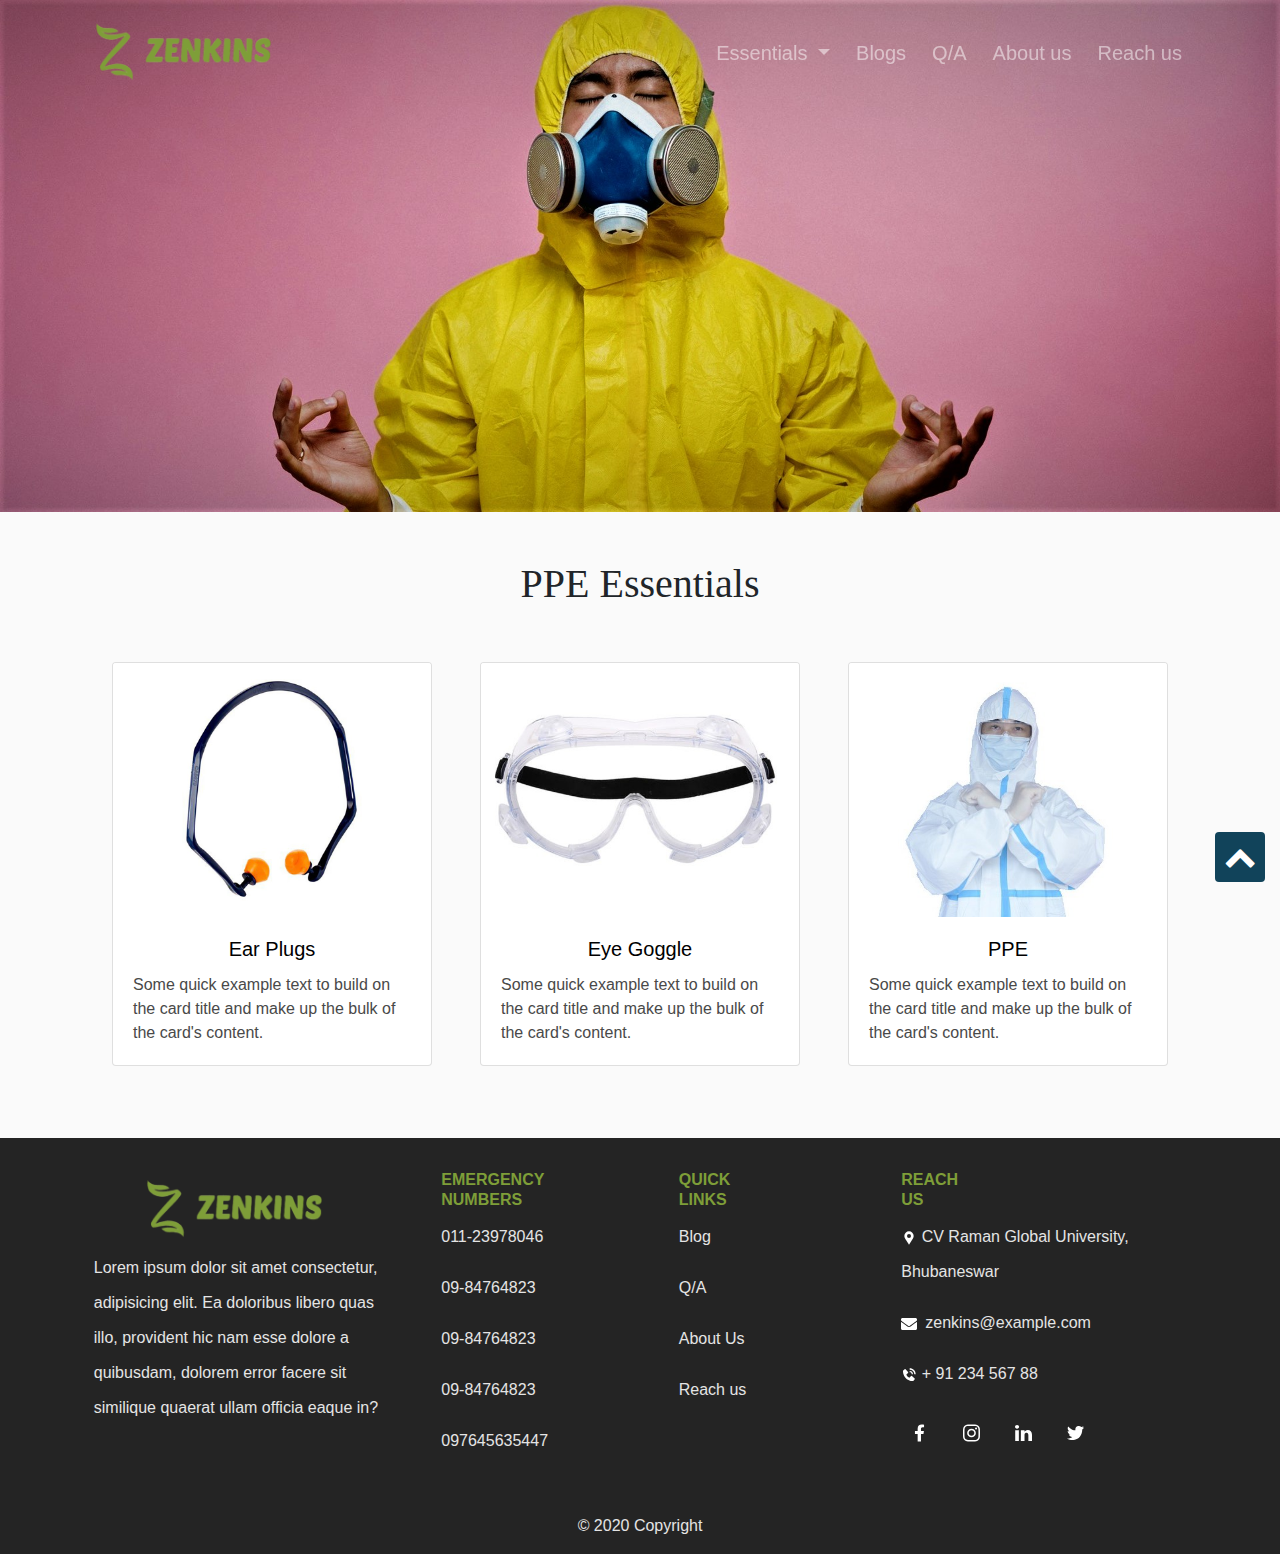
<file: ppe.html>
<!DOCTYPE html>
<html lang="en">
<head>
    <meta charset="UTF-8">
    <meta name="viewport" content="width=device-width, initial-scale=1.0">
    <title>Zenkins | PPE</title>
    <link rel="icon" href="img/titleimage.png">

    <link rel="stylesheet" href="css/style.css">
    <!-- <link rel="stylesheet" href="https://maxcdn.bootstrapcdn.com/bootstrap/3.4.1/css/bootstrap.min.css">-->
  <script src="https://ajax.googleapis.com/ajax/libs/jquery/3.5.1/jquery.min.js"></script>
  <!-- <script src="https://maxcdn.bootstrapcdn.com/bootstrap/3.4.1/js/bootstrap.min.js"></script>  -->
  <link rel="stylesheet" href="https://stackpath.bootstrapcdn.com/bootstrap/4.3.1/css/bootstrap.min.css" integrity="sha384-ggOyR0iXCbMQv3Xipma34MD+dH/1fQ784/j6cY/iJTQUOhcWr7x9JvoRxT2MZw1T" crossorigin="anonymous">
<script src="https://stackpath.bootstrapcdn.com/bootstrap/4.3.1/js/bootstrap.min.js" integrity="sha384-JjSmVgyd0p3pXB1rRibZUAYoIIy6OrQ6VrjIEaFf/nJGzIxFDsf4x0xIM+B07jRM" crossorigin="anonymous"></script>
<script src="js/app.js"></script>
<link rel="stylesheet" href="https://maxcdn.bootstrapcdn.com/font-awesome/4.5.0/css/font-awesome.min.css">
</head>
<body>
  
  <nav class="navbar navbar-expand-lg navbar-dark fixed-top">
    <div class="container">
      <a class="navbar-brand" href="index.html">
            <img src="img/logo.png" alt="">
          </a>
      <button class="navbar-toggler" type="button" data-toggle="collapse" data-target="#navbarResponsive" aria-controls="navbarResponsive" aria-expanded="false" aria-label="Toggle navigation">
            <span class="navbar-toggler-icon"></span>
          </button>
      <div class="collapse navbar-collapse" id="navbarResponsive">
        <ul class="navbar-nav ml-auto">
          
         
          
          <li class="dropdown nav-item">
            <a class="dropdown-toggle nav-link" data-toggle="dropdown" href="#">Essentials
            <span class="caret"></span></a>
            <ul class="dropdown-menu">
              <li><a href="sanitizer.html">Sanitizer</a></li>
              <li><a href="mask.html">Mask</a></li>
              <li><a href="gloves.html">Gloves</a></li>
              <li><a href="medicines.html">Medicines</a></li>
              <li><a href="instruments.html">Medical Instrument</a></li>
              <li><a href="ppe.html">PPE Kit</a></li>
            </ul>
          </li>
          <li class="nav-item">
            <a class="nav-link" href="index.html#blog">Blogs</a>
          </li>
          <li class="nav-item">
            <a class="nav-link" href="index.html#qna">Q/A</a>
          </li>
          <li class="nav-item ">
            <a class="nav-link" href="about.html">About us
                  
            </a>
          </li>
          <li class="nav-item">
            <a class="nav-link" href="index.html#reachus">Reach us</a>
          </li>
        </ul>
      </div>
    </div>
  </nav>

    <img class="ban1" src="img/ppe1.jpg">
 
    <section class=" mt-5 mb-5">
      
              
              <div class="col-xl-12">
                  <h1 class="heading">PPE Essentials</h1>
              
              <div class="row">
                
          <div class="card col-xl-3 col-xs-4 col-md-4 col-lg-3 m-4">
            <a href="sanitizer.html">
            <img
              src="img/ppe2.jpg"
              class="card-img-top"
              alt="..."
            />
            <div class="card-body">
              <h5 class="card-title">Ear Plugs</h5>
              <p class="card-text">
                Some quick example text to build on the card title and make up the bulk of the
                card's content.
              </p>
            </div>
          </a>
          </div>
          <div class="card col-xl-3 col-xs-4 col-md-4 col-lg-3 m-4">
            <a href="mask.html">
            <img
              src="img/ppe3.jpg"
              class="card-img-top"
              alt="..."
            />
            <div class="card-body">
              <h5 class="card-title">Eye Goggle</h5>
              <p class="card-text">
                Some quick example text to build on the card title and make up the bulk of the
                card's content.
              </p>
            </div>
          </a>
          </div>
        
          <div class="card col-xl-3 col-xs-4 col-md-4 col-lg-3 m-4">
            <a href="ppe.html">
            <img
              src="img/ppe4.jpg"
              class="card-img-top"
              alt="..."
            />
            <div class="card-body">
              <h5 class="card-title">PPE</h5>
              <p class="card-text">
                Some quick example text to build on the card title and make up the bulk of the
                card's content.
              </p>
            </div>
          </a>
          </div>
 
  
  
  </div>
  
      </div>
  </section>
  <footer class="myfooter pt-3" style="background-color: #242424;">
        
          
    <!-- Footer Links -->
  <div class="container text-center text-md-left">

    <!-- Grid row -->
    <div class="row mt-3">

      <!-- Grid column -->
      <div class="col-md-3 col-lg-4 col-xl-3 mx-auto mb-4">
        <!-- Content -->
        <div style="text-align: center;"><img src="img/logo.png" style="height: 80px;"></div>
        <p>Lorem ipsum dolor sit amet consectetur, adipisicing elit. Ea doloribus libero quas illo, provident hic nam esse dolore a quibusdam, dolorem error facere sit similique quaerat ullam officia eaque in?</p>

      </div>
      <!-- Grid column -->

      <!-- Grid column -->
      <div class="col-md-2 col-lg-2 col-xl-2 mx-auto mb-4">

        <!-- Links -->
        <h6 class="text-uppercase font-weight-bold">Emergency <br> Numbers</h6>
 
        <p>
          <a href="tel:011-23978046" title="corona helpline">011-23978046</a>
          <p>
            <a href="09-84764823" title="helpline">09-84764823</a> 
         </p>
         <p>
          <a href="09-84764823" title="helpline">09-84764823</a> 
       </p>
       
        <p>
          <a href="09-84764823" title="helpline">09-84764823</a> 
       </p>
        <p>
          <a href="tel:097645635447" title="corona helpline">097645635447</a>    
      </p>

      </div>
      <!-- Grid column -->

      <!-- Grid column -->
      <div class="col-md-3 col-lg-2 col-xl-2 mx-auto mb-4">

        <!-- Links -->
        <h6 class="text-uppercase font-weight-bold"> Quick <br> Links   </h6>
       
       
        <p>
          <a href="index.html#blog">Blog</a>
        </p>
        
        <p>
          <a href="index.html#qna"> Q/A</a>
        </p>
        
        <p>
          <a href="about.html">About Us</a>
        </p>
        <p>
          <a href="index.html#reachus">Reach us</a>
        </p>
      </div>
      <!-- Grid column -->

      <!-- Grid column -->
      <div class="col-md-4 col-lg-3 col-xl-3 mx-auto mb-md-0 mb-4">

        <!-- Links -->
        <h6 class="text-uppercase font-weight-bold">Reach <br> Us</h6>
       
        <p>
          <span class=" mr-0"><svg xmlns="http://www.w3.org/2000/svg" xmlns:xlink="http://www.w3.org/1999/xlink" aria-hidden="true" focusable="false" width="1em" height="1em" style="-ms-transform: rotate(360deg); -webkit-transform: rotate(360deg); transform: rotate(360deg);" preserveAspectRatio="xMidYMid meet" viewBox="0 0 24 24"><path d="M19 9A7 7 0 1 0 5 9c0 1.387.41 2.677 1.105 3.765h-.008C8.457 16.46 12 22 12 22l5.903-9.235h-.007A6.98 6.98 0 0 0 19 9zm-7 3a3 3 0 1 1 0-6a3 3 0 0 1 0 6z" fill="white"/></svg></span> CV Raman Global University, Bhubaneswar</p>
        <p>
          <span class="mr-2"><svg xmlns="http://www.w3.org/2000/svg" xmlns:xlink="http://www.w3.org/1999/xlink" aria-hidden="true" focusable="false" width="1em" height="1em" style="-ms-transform: rotate(360deg); -webkit-transform: rotate(360deg); transform: rotate(360deg);" preserveAspectRatio="xMidYMid meet" viewBox="0 0 512 512"><path d="M502.3 190.8c3.9-3.1 9.7-.2 9.7 4.7V400c0 26.5-21.5 48-48 48H48c-26.5 0-48-21.5-48-48V195.6c0-5 5.7-7.8 9.7-4.7c22.4 17.4 52.1 39.5 154.1 113.6c21.1 15.4 56.7 47.8 92.2 47.6c35.7.3 72-32.8 92.3-47.6c102-74.1 131.6-96.3 154-113.7zM256 320c23.2.4 56.6-29.2 73.4-41.4c132.7-96.3 142.8-104.7 173.4-128.7c5.8-4.5 9.2-11.5 9.2-18.9v-19c0-26.5-21.5-48-48-48H48C21.5 64 0 85.5 0 112v19c0 7.4 3.4 14.3 9.2 18.9c30.6 23.9 40.7 32.4 173.4 128.7c16.8 12.2 50.2 41.8 73.4 41.4z" fill="white"/></svg></span>zenkins@example.com</p>
        <p>
          <span class=" mr-0"><svg xmlns="http://www.w3.org/2000/svg" xmlns:xlink="http://www.w3.org/1999/xlink" aria-hidden="true" focusable="false" width="1em" height="1em" style="-ms-transform: rotate(360deg); -webkit-transform: rotate(360deg); transform: rotate(360deg);" preserveAspectRatio="xMidYMid meet" viewBox="0 0 24 24"><path d="M20 10.999h2C22 5.869 18.127 2 12.99 2v2C17.052 4 20 6.943 20 10.999z" fill="white"/><path d="M13 8c2.103 0 3 .897 3 3h2c0-3.225-1.775-5-5-5v2zm3.422 5.443a1.001 1.001 0 0 0-1.391.043l-2.393 2.461c-.576-.11-1.734-.471-2.926-1.66c-1.192-1.193-1.553-2.354-1.66-2.926l2.459-2.394a1 1 0 0 0 .043-1.391L6.859 3.513a1 1 0 0 0-1.391-.087l-2.17 1.861a1 1 0 0 0-.29.649c-.015.25-.301 6.172 4.291 10.766C11.305 20.707 16.323 21 17.705 21c.202 0 .326-.006.359-.008a.992.992 0 0 0 .648-.291l1.86-2.171a1 1 0 0 0-.086-1.391l-4.064-3.696z" fill="white"/></svg></span> + 91 234 567 88</p>
       
            <div class="d-flex socialiconss social">
              <a href=""> <svg xmlns="http://www.w3.org/2000/svg" xmlns:xlink="http://www.w3.org/1999/xlink" aria-hidden="true" focusable="false" width="2em" height="2em" style="-ms-transform: rotate(360deg); -webkit-transform: rotate(360deg); transform: rotate(360deg);" preserveAspectRatio="xMidYMid meet" viewBox="0 0 32 32"><path d="M23.446 18l.889-5.791h-5.557V8.451c0-1.584.776-3.129 3.265-3.129h2.526V.392S22.277.001 20.085.001c-4.576 0-7.567 2.774-7.567 7.795v4.414H7.431v5.791h5.087v14h6.26v-14z" fill="white"/></svg>
                <a href=""> <svg xmlns="http://www.w3.org/2000/svg" xmlns:xlink="http://www.w3.org/1999/xlink" aria-hidden="true" focusable="false" width="2em" height="2em" style="-ms-transform: rotate(360deg); -webkit-transform: rotate(360deg); transform: rotate(360deg);" preserveAspectRatio="xMidYMid meet" viewBox="0 0 32 32"><path d="M16 0c-4.349 0-4.891.021-6.593.093c-1.709.084-2.865.349-3.885.745a7.847 7.847 0 0 0-2.833 1.849A7.757 7.757 0 0 0 .84 5.52C.444 6.54.179 7.696.095 9.405c-.077 1.703-.093 2.244-.093 6.593s.021 4.891.093 6.593c.084 1.704.349 2.865.745 3.885a7.847 7.847 0 0 0 1.849 2.833a7.757 7.757 0 0 0 2.833 1.849c1.02.391 2.181.661 3.885.745c1.703.077 2.244.093 6.593.093s4.891-.021 6.593-.093c1.704-.084 2.865-.355 3.885-.745a7.847 7.847 0 0 0 2.833-1.849a7.716 7.716 0 0 0 1.849-2.833c.391-1.02.661-2.181.745-3.885c.077-1.703.093-2.244.093-6.593s-.021-4.891-.093-6.593c-.084-1.704-.355-2.871-.745-3.885a7.847 7.847 0 0 0-1.849-2.833A7.716 7.716 0 0 0 26.478.838c-1.02-.396-2.181-.661-3.885-.745C20.89.016 20.349 0 16 0zm0 2.88c4.271 0 4.781.021 6.469.093c1.557.073 2.405.333 2.968.553a4.989 4.989 0 0 1 1.844 1.197a4.931 4.931 0 0 1 1.192 1.839c.22.563.48 1.411.553 2.968c.072 1.688.093 2.199.093 6.469s-.021 4.781-.099 6.469c-.084 1.557-.344 2.405-.563 2.968c-.303.751-.641 1.276-1.199 1.844a5.048 5.048 0 0 1-1.844 1.192c-.556.22-1.416.48-2.979.553c-1.697.072-2.197.093-6.479.093s-4.781-.021-6.48-.099c-1.557-.084-2.416-.344-2.979-.563c-.76-.303-1.281-.641-1.839-1.199c-.563-.563-.921-1.099-1.197-1.844c-.224-.556-.48-1.416-.563-2.979c-.057-1.677-.084-2.197-.084-6.459c0-4.26.027-4.781.084-6.479c.083-1.563.339-2.421.563-2.979c.276-.761.635-1.281 1.197-1.844c.557-.557 1.079-.917 1.839-1.199c.563-.219 1.401-.479 2.964-.557c1.697-.061 2.197-.083 6.473-.083zm0 4.907A8.21 8.21 0 0 0 7.787 16A8.21 8.21 0 0 0 16 24.213A8.21 8.21 0 0 0 24.213 16A8.21 8.21 0 0 0 16 7.787zm0 13.546c-2.948 0-5.333-2.385-5.333-5.333s2.385-5.333 5.333-5.333c2.948 0 5.333 2.385 5.333 5.333S18.948 21.333 16 21.333zM26.464 7.459a1.923 1.923 0 0 1-1.923 1.921a1.919 1.919 0 1 1 0-3.838c1.057 0 1.923.86 1.923 1.917z" fill="white"/></svg></a>
                <a href=""> <svg xmlns="http://www.w3.org/2000/svg" xmlns:xlink="http://www.w3.org/1999/xlink" aria-hidden="true" focusable="false" width="2em" height="2em" style="-ms-transform: rotate(360deg); -webkit-transform: rotate(360deg); transform: rotate(360deg);" preserveAspectRatio="xMidYMid meet" viewBox="0 0 1046.16 1000"><path d="M237.485 1000V325.301H13.229V1000h224.256zM125.386 233.127c78.202 0 126.879-51.809 126.879-116.553C250.808 50.37 203.591-.001 126.87-.001C50.161-.001-.002 50.371-.002 116.574c0 64.747 48.665 116.553 123.924 116.553h1.457zM361.61 1000h224.256V623.215c0-20.165 1.457-40.309 7.379-54.724c16.212-40.289 53.111-82.017 115.06-82.017c81.149 0 113.613 61.872 113.613 152.572v360.949h224.242V613.129c0-207.241-110.636-303.668-258.183-303.668c-120.977 0-174.094 67.622-203.603 113.679h1.497v-97.853H361.615c2.943 63.31 0 674.699 0 674.699z" fill="white"/></svg></a> 
                <a href=""><svg xmlns="http://www.w3.org/2000/svg" xmlns:xlink="http://www.w3.org/1999/xlink" aria-hidden="true" focusable="false" width="2em" height="2em" style="-ms-transform: rotate(360deg); -webkit-transform: rotate(360deg); transform: rotate(360deg);" preserveAspectRatio="xMidYMid meet" viewBox="0 0 1200 1200"><path d="M1200 216.995c-8.026 16.946-22.966 38.351-44.816 64.214s-48.828 48.606-80.937 68.227c.893 7.136 1.562 13.824 2.007 20.067c3.463 96.12-19.561 195.847-51.505 278.93c-61.918 154.473-156.795 278.795-292.308 363.21c-141.314 81.058-305.892 98.298-457.525 83.612C174.25 1083.694 75.033 1050.822 0 988.901c137.233 16.404 265.305-30.28 366.555-105.687c-112.472 2.847-194.191-78.514-232.775-172.575c17.393 4.559 35.588 4.009 52.174 2.677c20.416-1.918 39.796-3.833 58.863-8.026c-71.717-23.139-134.469-65.675-167.224-129.767c-19.213-40.61-27.888-79.282-28.093-123.077c33.605 17.693 74.028 34.937 111.037 33.444c-55.892-47.347-100.7-107.857-109.03-177.258c-5.259-57.866 9.221-110.688 30.101-159.866c83.607 91.885 177.415 167.502 285.618 214.047c73.998 30.302 147.786 46.507 224.081 46.822c-8.807-68.145-1.959-134.05 30.101-189.967c37.73-60.118 92.778-94.998 154.516-112.375c88.337-22.652 174.496 9.345 228.763 70.903c58.521-6.321 114.58-32.283 159.197-58.863c-18.958 57.41-55.874 114.492-109.699 141.806c51.247-9.488 100.149-24.659 145.815-44.144z" fill="white"/></svg></a>  
            </div>
         

      </div>
     

    </div>
   

  </div>
  
  <div class="footer-copyright text-center py-3">© 2020 Copyright
  
  </div>
  

  
 

</footer>
<a id="button"></a>
</body>
</html>
</file>
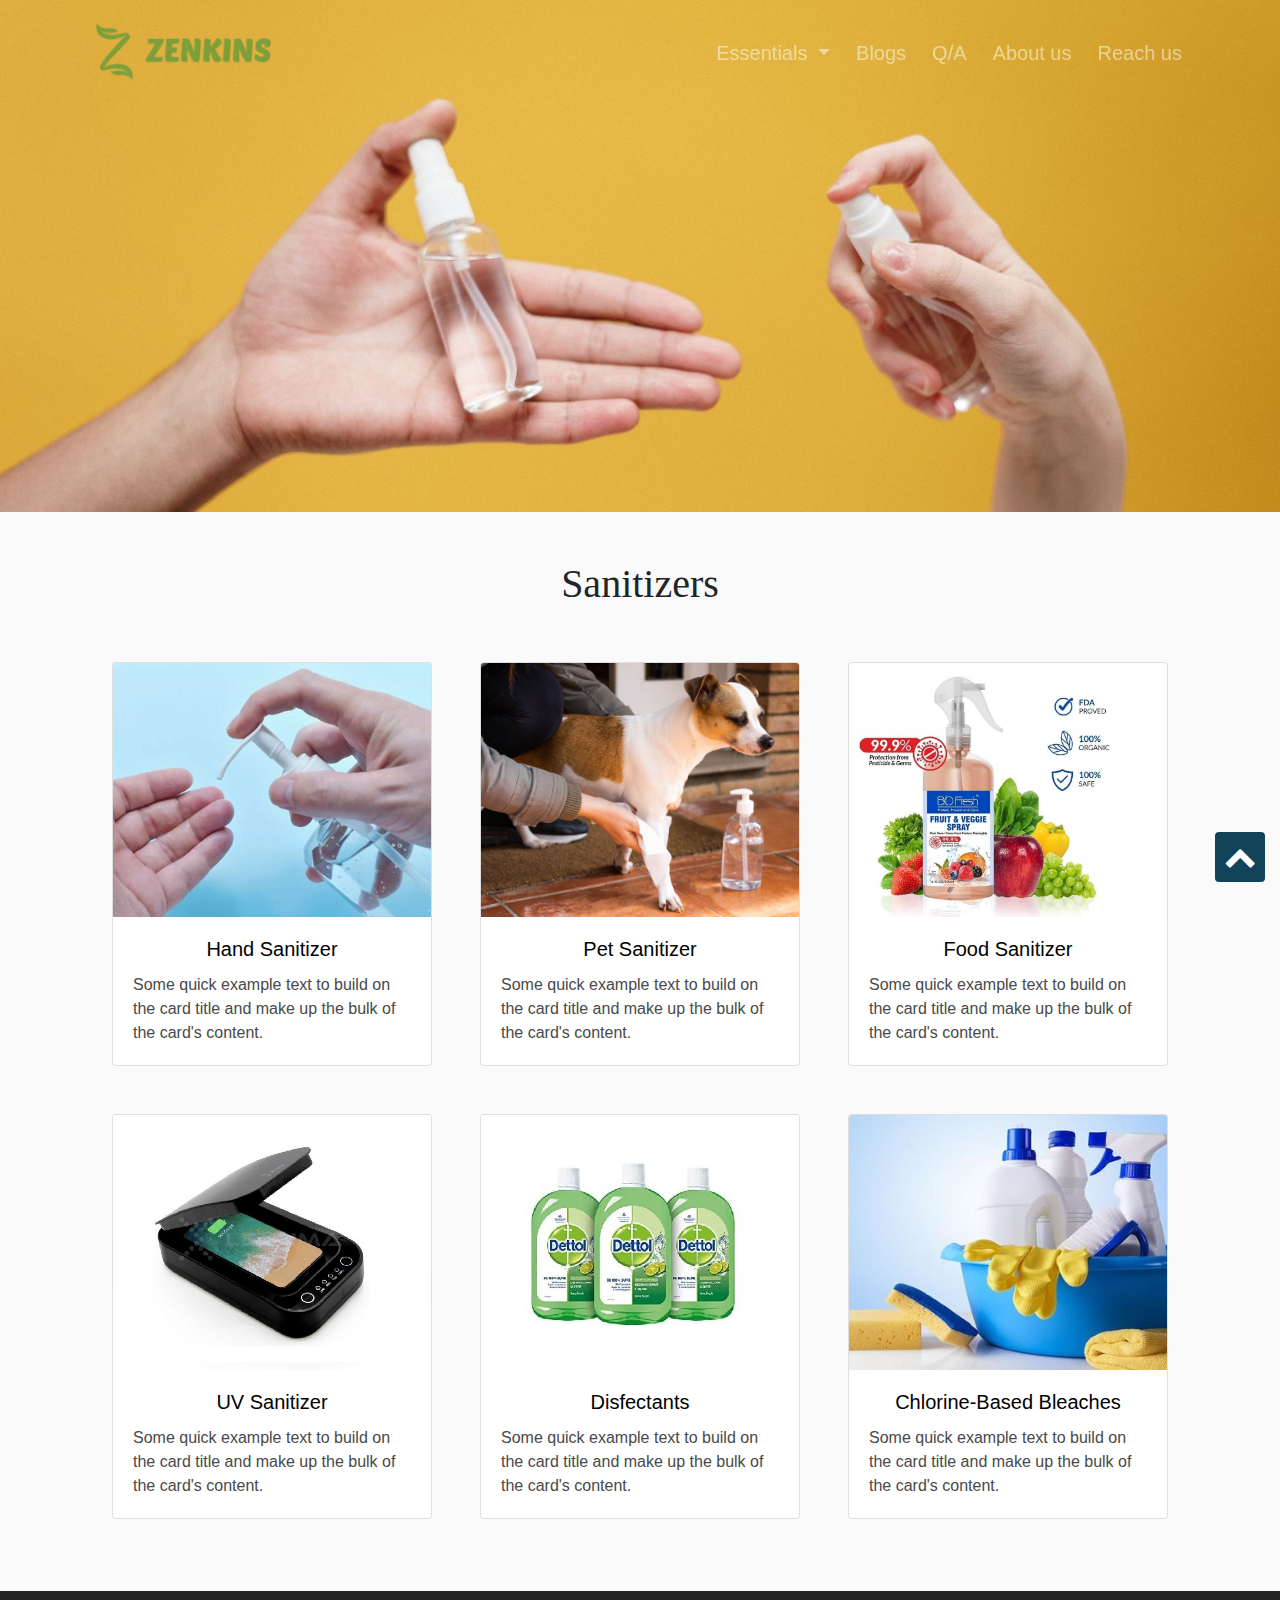
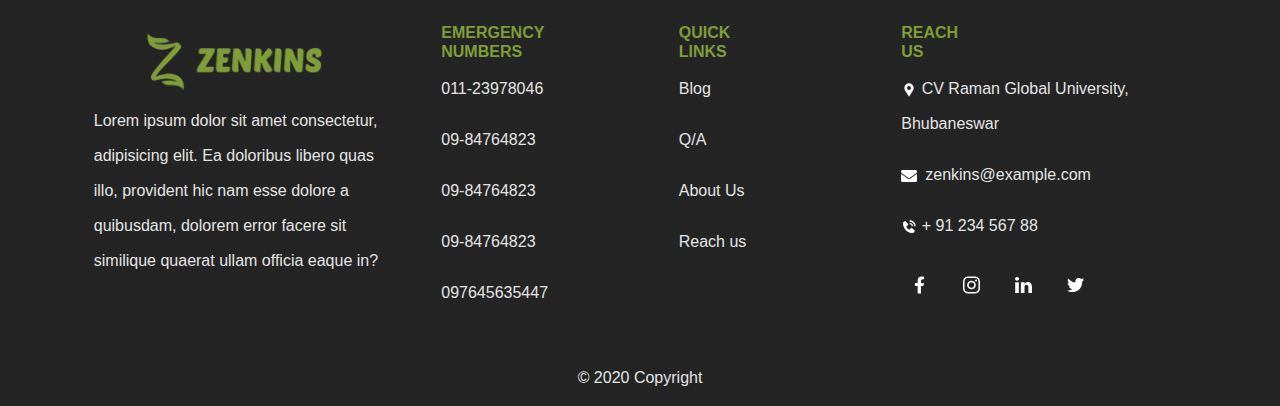
<file: sanitizer.html>
<!DOCTYPE html>
<html lang="en">
<head>
    <meta charset="UTF-8">
    <meta name="viewport" content="width=device-width, initial-scale=1.0">
    <title>Zenkins | Sanitizer</title>
    <link rel="icon" href="img/titleimage.png">

    <link rel="stylesheet" href="css/style.css">
    <!-- <link rel="stylesheet" href="https://maxcdn.bootstrapcdn.com/bootstrap/3.4.1/css/bootstrap.min.css">-->
  <script src="https://ajax.googleapis.com/ajax/libs/jquery/3.5.1/jquery.min.js"></script>
  <!-- <script src="https://maxcdn.bootstrapcdn.com/bootstrap/3.4.1/js/bootstrap.min.js"></script>  -->
  <link rel="stylesheet" href="https://stackpath.bootstrapcdn.com/bootstrap/4.3.1/css/bootstrap.min.css" integrity="sha384-ggOyR0iXCbMQv3Xipma34MD+dH/1fQ784/j6cY/iJTQUOhcWr7x9JvoRxT2MZw1T" crossorigin="anonymous">
<script src="https://stackpath.bootstrapcdn.com/bootstrap/4.3.1/js/bootstrap.min.js" integrity="sha384-JjSmVgyd0p3pXB1rRibZUAYoIIy6OrQ6VrjIEaFf/nJGzIxFDsf4x0xIM+B07jRM" crossorigin="anonymous"></script>
<script src="js/app.js"></script>
<link rel="stylesheet" href="https://maxcdn.bootstrapcdn.com/font-awesome/4.5.0/css/font-awesome.min.css">
</head>
<body>
  <nav class="navbar navbar-expand-lg navbar-dark fixed-top">
    <div class="container">
      <a class="navbar-brand" href="index.html">
            <img src="img/logo.png" alt="">
          </a>
      <button class="navbar-toggler" type="button" data-toggle="collapse" data-target="#navbarResponsive" aria-controls="navbarResponsive" aria-expanded="false" aria-label="Toggle navigation">
            <span class="navbar-toggler-icon"></span>
          </button>
      <div class="collapse navbar-collapse" id="navbarResponsive">
        <ul class="navbar-nav ml-auto">
        
          
          <li class="dropdown nav-item">
            <a class="dropdown-toggle nav-link" data-toggle="dropdown" href="#">Essentials
            <span class="caret"></span></a>
            <ul class="dropdown-menu">
              <li><a href="sanitizer.html">Sanitizer</a></li>
              <li><a href="mask.html">Mask</a></li>
              <li><a href="gloves.html">Gloves</a></li>
              <li><a href="medicines.html">Medicines</a></li>
              <li><a href="instruments.html">Medical Instrument</a></li>
              <li><a href="ppe.html">PPE Kit</a></li>
            </ul>
          </li>
          <li class="nav-item">
            <a class="nav-link" href="index.html#blog">Blogs</a>
          </li>
          <li class="nav-item">
            <a class="nav-link" href="index.html#qna">Q/A</a>
          </li>
          <li class="nav-item ">
            <a class="nav-link" href="about.html">About us
                  
            </a>
          </li>
          <li class="nav-item">
            <a class="nav-link" href="index.html#reachus">Reach us</a>
          </li>
        </ul>
      </div>
    </div>
  </nav>

    <img class="ban1" src="img/sanitizer1.jpg">
 
    <section class=" mt-5 mb-5">
      
              
              <div class="col-xl-12">
                  <h1 class="heading">Sanitizers</h1>
              
              <div class="row">
                
          <div class="card col-xl-3 col-xs-4 col-md-4 col-lg-3 m-4">
            <a href="https://www.amazon.in/s?k=hand+sanitizer&crid=15WSA2DD37Y7X&sprefix=hand+sani%2Caps%2C351&ref=nb_sb_ss_ts-apa-p_1_9" target="_blank">
            <img
              src="img/sanitizer2.jpg"
              class="card-img-top"
              alt="..."
            />
            <div class="card-body">
              <h5 class="card-title">hand sanitizer</h5>
              <p class="card-text">
                Some quick example text to build on the card title and make up the bulk of the
                card's content.
              </p>
            </div>
          </a>
          </div>
          <div class="card col-xl-3 col-xs-4 col-md-4 col-lg-3 m-4">
            <a href="https://www.amazon.in/s?k=pet+sanitizer&crid=DPS1PFGCLNWV&sprefix=pet+san%2Caps%2C331&ref=nb_sb_ss_ts-apa-p_1_7"target="_blank">
            <img
              src="img/sanitizer3.jpg"
              class="card-img-top"
              alt="..."
            />
            <div class="card-body">
              <h5 class="card-title">pet sanitizer</h5>
              <p class="card-text">
                Some quick example text to build on the card title and make up the bulk of the
                card's content.
              </p>
            </div>
          </a>
          </div>
          <div class="card col-xl-3 col-xs-4 col-md-4 col-lg-3 m-4">
            <a href="https://www.amazon.in/s?k=food+sanitizer&crid=3N0DYBGL0MOLG&sprefix=food+s%2Caps%2C409&ref=nb_sb_ss_ts-apa-p_1_6"target="_blank">
            <img
              src="img/sanitizer8.jpg"
              class="card-img-top"
              alt="..."
            />
            <div class="card-body">
              <h5 class="card-title">food sanitizer</h5>
              <p class="card-text">
                Some quick example text to build on the card title and make up the bulk of the
                card's content.
              </p>
            </div>
          </a>
          </div>
          
          <div class="card col-xl-3 col-xs-4 col-md-4 col-lg-3 m-4">
            <a href="https://www.amazon.in/s?k=uv+sanitizer&ref=nb_sb_noss"target="_blank">
            <img
              src="img/sanitizer5.jpg"
              class="card-img-top"
              alt="..."
            />
            <div class="card-body">
              <h5 class="card-title">UV sanitizer</h5>
              <p class="card-text">
                Some quick example text to build on the card title and make up the bulk of the
                card's content.
              </p>
            </div>
          </a>
          </div> 
          <div class="card col-xl-3 col-xs-4 col-md-4 col-lg-3 m-4">
            <a href="https://www.amazon.in/s?k=disinfectants&ref=nb_sb_noss_1"target="_blank">
            <img
              src="img/sanitizer6.jpg"
              class="card-img-top"
              alt="..."
            />
            <div class="card-body">
              <h5 class="card-title">Disfectants</h5>
              <p class="card-text">
                Some quick example text to build on the card title and make up the bulk of the
                card's content.
              </p>
            </div>
          </a>
          </div>
          <div class="card col-xl-3 col-xs-4 col-md-4 col-lg-3 m-4">
            <a href="https://www.amazon.in/s?k=chlorine+cleaner&ref=nb_sb_noss_2"target="_blank">
            <img
              src="img/sanitizer4.jpg"
              class="card-img-top"
              alt="..."
            />
            <div class="card-body">
              <h5 class="card-title">Chlorine-based bleaches</h5>
              <p class="card-text">
                Some quick example text to build on the card title and make up the bulk of the
                card's content.
              </p>
            </div>
          </a>
          </div>
 
  
  
  </div>
  
      </div>
  </section>
  <footer class="myfooter pt-3" style="background-color: #242424;">
        
          
    <!-- Footer Links -->
  <div class="container text-center text-md-left">

    <!-- Grid row -->
    <div class="row mt-3">

      <!-- Grid column -->
      <div class="col-md-3 col-lg-4 col-xl-3 mx-auto mb-4">
        <!-- Content -->
        <div style="text-align: center;"><img src="img/logo.png" style="height: 80px;"></div>
        <p>Lorem ipsum dolor sit amet consectetur, adipisicing elit. Ea doloribus libero quas illo, provident hic nam esse dolore a quibusdam, dolorem error facere sit similique quaerat ullam officia eaque in?</p>

      </div>
      <!-- Grid column -->

      <!-- Grid column -->
      <div class="col-md-2 col-lg-2 col-xl-2 mx-auto mb-4">

        <!-- Links -->
        <h6 class="text-uppercase font-weight-bold">Emergency <br> Numbers</h6>
 
        <p>
          <a href="tel:011-23978046" title="corona helpline">011-23978046</a>
          <p>
            <a href="09-84764823" title="helpline">09-84764823</a> 
         </p>
         <p>
          <a href="09-84764823" title="helpline">09-84764823</a> 
       </p>
       
        <p>
          <a href="09-84764823" title="helpline">09-84764823</a> 
       </p>
        <p>
          <a href="tel:097645635447" title="corona helpline">097645635447</a>    
      </p>

      </div>
      <!-- Grid column -->

      <!-- Grid column -->
      <div class="col-md-3 col-lg-2 col-xl-2 mx-auto mb-4">

        <!-- Links -->
        <h6 class="text-uppercase font-weight-bold"> Quick <br> Links   </h6>
       
       
        <p>
          <a href="index.html#blog">Blog</a>
        </p>
        
        <p>
          <a href="index.html#qna"> Q/A</a>
        </p>
        
        <p>
          <a href="about.html">About Us</a>
        </p>
        <p>
          <a href="index.html#reachus">Reach us</a>
        </p>
      </div>
      <!-- Grid column -->

      <!-- Grid column -->
      <div class="col-md-4 col-lg-3 col-xl-3 mx-auto mb-md-0 mb-4">

        <!-- Links -->
        <h6 class="text-uppercase font-weight-bold">Reach <br> Us</h6>
       
        <p>
          <span class=" mr-0"><svg xmlns="http://www.w3.org/2000/svg" xmlns:xlink="http://www.w3.org/1999/xlink" aria-hidden="true" focusable="false" width="1em" height="1em" style="-ms-transform: rotate(360deg); -webkit-transform: rotate(360deg); transform: rotate(360deg);" preserveAspectRatio="xMidYMid meet" viewBox="0 0 24 24"><path d="M19 9A7 7 0 1 0 5 9c0 1.387.41 2.677 1.105 3.765h-.008C8.457 16.46 12 22 12 22l5.903-9.235h-.007A6.98 6.98 0 0 0 19 9zm-7 3a3 3 0 1 1 0-6a3 3 0 0 1 0 6z" fill="white"/></svg></span> CV Raman Global University, Bhubaneswar</p>
        <p>
          <span class="mr-2"><svg xmlns="http://www.w3.org/2000/svg" xmlns:xlink="http://www.w3.org/1999/xlink" aria-hidden="true" focusable="false" width="1em" height="1em" style="-ms-transform: rotate(360deg); -webkit-transform: rotate(360deg); transform: rotate(360deg);" preserveAspectRatio="xMidYMid meet" viewBox="0 0 512 512"><path d="M502.3 190.8c3.9-3.1 9.7-.2 9.7 4.7V400c0 26.5-21.5 48-48 48H48c-26.5 0-48-21.5-48-48V195.6c0-5 5.7-7.8 9.7-4.7c22.4 17.4 52.1 39.5 154.1 113.6c21.1 15.4 56.7 47.8 92.2 47.6c35.7.3 72-32.8 92.3-47.6c102-74.1 131.6-96.3 154-113.7zM256 320c23.2.4 56.6-29.2 73.4-41.4c132.7-96.3 142.8-104.7 173.4-128.7c5.8-4.5 9.2-11.5 9.2-18.9v-19c0-26.5-21.5-48-48-48H48C21.5 64 0 85.5 0 112v19c0 7.4 3.4 14.3 9.2 18.9c30.6 23.9 40.7 32.4 173.4 128.7c16.8 12.2 50.2 41.8 73.4 41.4z" fill="white"/></svg></span>zenkins@example.com</p>
        <p>
          <span class=" mr-0"><svg xmlns="http://www.w3.org/2000/svg" xmlns:xlink="http://www.w3.org/1999/xlink" aria-hidden="true" focusable="false" width="1em" height="1em" style="-ms-transform: rotate(360deg); -webkit-transform: rotate(360deg); transform: rotate(360deg);" preserveAspectRatio="xMidYMid meet" viewBox="0 0 24 24"><path d="M20 10.999h2C22 5.869 18.127 2 12.99 2v2C17.052 4 20 6.943 20 10.999z" fill="white"/><path d="M13 8c2.103 0 3 .897 3 3h2c0-3.225-1.775-5-5-5v2zm3.422 5.443a1.001 1.001 0 0 0-1.391.043l-2.393 2.461c-.576-.11-1.734-.471-2.926-1.66c-1.192-1.193-1.553-2.354-1.66-2.926l2.459-2.394a1 1 0 0 0 .043-1.391L6.859 3.513a1 1 0 0 0-1.391-.087l-2.17 1.861a1 1 0 0 0-.29.649c-.015.25-.301 6.172 4.291 10.766C11.305 20.707 16.323 21 17.705 21c.202 0 .326-.006.359-.008a.992.992 0 0 0 .648-.291l1.86-2.171a1 1 0 0 0-.086-1.391l-4.064-3.696z" fill="white"/></svg></span> + 91 234 567 88</p>
       
            <div class="d-flex socialiconss social">
              <a href=""> <svg xmlns="http://www.w3.org/2000/svg" xmlns:xlink="http://www.w3.org/1999/xlink" aria-hidden="true" focusable="false" width="2em" height="2em" style="-ms-transform: rotate(360deg); -webkit-transform: rotate(360deg); transform: rotate(360deg);" preserveAspectRatio="xMidYMid meet" viewBox="0 0 32 32"><path d="M23.446 18l.889-5.791h-5.557V8.451c0-1.584.776-3.129 3.265-3.129h2.526V.392S22.277.001 20.085.001c-4.576 0-7.567 2.774-7.567 7.795v4.414H7.431v5.791h5.087v14h6.26v-14z" fill="white"/></svg>
                <a href=""> <svg xmlns="http://www.w3.org/2000/svg" xmlns:xlink="http://www.w3.org/1999/xlink" aria-hidden="true" focusable="false" width="2em" height="2em" style="-ms-transform: rotate(360deg); -webkit-transform: rotate(360deg); transform: rotate(360deg);" preserveAspectRatio="xMidYMid meet" viewBox="0 0 32 32"><path d="M16 0c-4.349 0-4.891.021-6.593.093c-1.709.084-2.865.349-3.885.745a7.847 7.847 0 0 0-2.833 1.849A7.757 7.757 0 0 0 .84 5.52C.444 6.54.179 7.696.095 9.405c-.077 1.703-.093 2.244-.093 6.593s.021 4.891.093 6.593c.084 1.704.349 2.865.745 3.885a7.847 7.847 0 0 0 1.849 2.833a7.757 7.757 0 0 0 2.833 1.849c1.02.391 2.181.661 3.885.745c1.703.077 2.244.093 6.593.093s4.891-.021 6.593-.093c1.704-.084 2.865-.355 3.885-.745a7.847 7.847 0 0 0 2.833-1.849a7.716 7.716 0 0 0 1.849-2.833c.391-1.02.661-2.181.745-3.885c.077-1.703.093-2.244.093-6.593s-.021-4.891-.093-6.593c-.084-1.704-.355-2.871-.745-3.885a7.847 7.847 0 0 0-1.849-2.833A7.716 7.716 0 0 0 26.478.838c-1.02-.396-2.181-.661-3.885-.745C20.89.016 20.349 0 16 0zm0 2.88c4.271 0 4.781.021 6.469.093c1.557.073 2.405.333 2.968.553a4.989 4.989 0 0 1 1.844 1.197a4.931 4.931 0 0 1 1.192 1.839c.22.563.48 1.411.553 2.968c.072 1.688.093 2.199.093 6.469s-.021 4.781-.099 6.469c-.084 1.557-.344 2.405-.563 2.968c-.303.751-.641 1.276-1.199 1.844a5.048 5.048 0 0 1-1.844 1.192c-.556.22-1.416.48-2.979.553c-1.697.072-2.197.093-6.479.093s-4.781-.021-6.48-.099c-1.557-.084-2.416-.344-2.979-.563c-.76-.303-1.281-.641-1.839-1.199c-.563-.563-.921-1.099-1.197-1.844c-.224-.556-.48-1.416-.563-2.979c-.057-1.677-.084-2.197-.084-6.459c0-4.26.027-4.781.084-6.479c.083-1.563.339-2.421.563-2.979c.276-.761.635-1.281 1.197-1.844c.557-.557 1.079-.917 1.839-1.199c.563-.219 1.401-.479 2.964-.557c1.697-.061 2.197-.083 6.473-.083zm0 4.907A8.21 8.21 0 0 0 7.787 16A8.21 8.21 0 0 0 16 24.213A8.21 8.21 0 0 0 24.213 16A8.21 8.21 0 0 0 16 7.787zm0 13.546c-2.948 0-5.333-2.385-5.333-5.333s2.385-5.333 5.333-5.333c2.948 0 5.333 2.385 5.333 5.333S18.948 21.333 16 21.333zM26.464 7.459a1.923 1.923 0 0 1-1.923 1.921a1.919 1.919 0 1 1 0-3.838c1.057 0 1.923.86 1.923 1.917z" fill="white"/></svg></a>
                <a href=""> <svg xmlns="http://www.w3.org/2000/svg" xmlns:xlink="http://www.w3.org/1999/xlink" aria-hidden="true" focusable="false" width="2em" height="2em" style="-ms-transform: rotate(360deg); -webkit-transform: rotate(360deg); transform: rotate(360deg);" preserveAspectRatio="xMidYMid meet" viewBox="0 0 1046.16 1000"><path d="M237.485 1000V325.301H13.229V1000h224.256zM125.386 233.127c78.202 0 126.879-51.809 126.879-116.553C250.808 50.37 203.591-.001 126.87-.001C50.161-.001-.002 50.371-.002 116.574c0 64.747 48.665 116.553 123.924 116.553h1.457zM361.61 1000h224.256V623.215c0-20.165 1.457-40.309 7.379-54.724c16.212-40.289 53.111-82.017 115.06-82.017c81.149 0 113.613 61.872 113.613 152.572v360.949h224.242V613.129c0-207.241-110.636-303.668-258.183-303.668c-120.977 0-174.094 67.622-203.603 113.679h1.497v-97.853H361.615c2.943 63.31 0 674.699 0 674.699z" fill="white"/></svg></a> 
                <a href=""><svg xmlns="http://www.w3.org/2000/svg" xmlns:xlink="http://www.w3.org/1999/xlink" aria-hidden="true" focusable="false" width="2em" height="2em" style="-ms-transform: rotate(360deg); -webkit-transform: rotate(360deg); transform: rotate(360deg);" preserveAspectRatio="xMidYMid meet" viewBox="0 0 1200 1200"><path d="M1200 216.995c-8.026 16.946-22.966 38.351-44.816 64.214s-48.828 48.606-80.937 68.227c.893 7.136 1.562 13.824 2.007 20.067c3.463 96.12-19.561 195.847-51.505 278.93c-61.918 154.473-156.795 278.795-292.308 363.21c-141.314 81.058-305.892 98.298-457.525 83.612C174.25 1083.694 75.033 1050.822 0 988.901c137.233 16.404 265.305-30.28 366.555-105.687c-112.472 2.847-194.191-78.514-232.775-172.575c17.393 4.559 35.588 4.009 52.174 2.677c20.416-1.918 39.796-3.833 58.863-8.026c-71.717-23.139-134.469-65.675-167.224-129.767c-19.213-40.61-27.888-79.282-28.093-123.077c33.605 17.693 74.028 34.937 111.037 33.444c-55.892-47.347-100.7-107.857-109.03-177.258c-5.259-57.866 9.221-110.688 30.101-159.866c83.607 91.885 177.415 167.502 285.618 214.047c73.998 30.302 147.786 46.507 224.081 46.822c-8.807-68.145-1.959-134.05 30.101-189.967c37.73-60.118 92.778-94.998 154.516-112.375c88.337-22.652 174.496 9.345 228.763 70.903c58.521-6.321 114.58-32.283 159.197-58.863c-18.958 57.41-55.874 114.492-109.699 141.806c51.247-9.488 100.149-24.659 145.815-44.144z" fill="white"/></svg></a>  
            </div>
         

      </div>
     

    </div>
   

  </div>
  
  <div class="footer-copyright text-center py-3">© 2020 Copyright
  
  </div>
  

  
 

</footer>
<a id="button"></a>
</body>
</html>
</file>
<file: css/style.css>
*,
*::before,
*::after {
  box-sizing: border-box;
  -webkit-box-sizing: border-box;
}
html{
    scroll-behavior: smooth;
}
body{
    margin: 0;
    padding: 0;
    font-family: sans-serif;
    background-color: #fafafa!important;
   
}
.nav-item{
    font-size: 20px;
    padding: 5px;
}
nav img{
    width: 200px;
}
.dropdown-menu li a{
    padding: 3px 4px 3px 7px ;
    color: rgb(211, 211, 211); ;
    text-decoration: none!important;
}

.dropdown-menu li a:hover{
   
    color: white ;
    text-decoration: none!important;
}
.dropdown-menu{
    background-color:rgba(17, 67, 90, 0.8)!important; 
}
.ban1{
    width: 100%;
    margin: 0;
    padding: 0;
    background-repeat: no-repeat;
    background-size: auto;
    background-size: cover;
    -webkit-background-size: cover;
    -moz-background-size: cover;
    -o-background-size: cover;
    background-size: cover;
    
}
h1{
    text-transform: capitalize;
    font-family:  Georgia, Times, 'Times New Roman', serif;
}
p{
    color: #494949;
}

footer p{
  color:#e4e4e4;
  line-height: 35px;
}
footer a{
text-decoration: none;
color:#e4e4e4;
}
footer a:hover{
    text-decoration: none;
    color: #ffffff;
    }
footer h6{
    color: #7e9e38;
    margin-bottom: 10px;
}
.socialiconss svg{
padding-right: 15px;
}

.col-xl-3,.col-xl-8, .col-xl-4, .col-md-12, .col-lg-6{
    padding: 0px!important;
}

.row{
    justify-content: center;
}
.heading{
    text-align: center;
    margin-bottom: 30px;
}
.card a{
    text-decoration: none;
    color: black;
    -webkit-transition: 0.6s;
    transition: 0.6s;
}

.card a:hover{
    text-decoration: none;
    color: black;
    box-shadow: 0px 20px 30px 0px rgba(0, 27, 94, 0.1);

}
 /* arrow */
 #button {
    display: inline-block;
    background-color: rgba(17, 67, 90);
    width: 50px;
    height: 50px;
    text-align: center;
    border-radius: 4px;
    margin: 10px;
    position: fixed;
    bottom: 8px;
    right: 5px;
    transition: background-color .3s;
    z-index: 1000;
  }
  #button:hover {
    cursor: pointer;
    background-color: #333;
  }
  #button:active {
    background-color: #555555;
  
}
#button::after {
  content: "\f077";
  font-family: FontAwesome;
  font-weight: normal;
  font-style: normal;
  font-size: 2em;
  line-height: 50px;
  color: #fff;
}
 /* arrow end */




.card-title{
    text-align: center;
    text-transform: capitalize;
}
.social{
    text-align: center;
}
.social svg{
   margin: 10px;
}
#more {display: none;}
.underline{
    background-color: rgb(191, 191, 191);
    height: 1px;
    margin-top: 20px;
    margin-bottom: 40px;
    border-radius: 50%;
}
.mybut{
    background-color: #7e9e38;
    border-radius: 5px;
    color:rgb(211, 211, 211);
    border: none;
    padding: 10px;
}
.mybut:hover, .mybut.focus{
    color: white;
    border: none;
}
.panel-heading{
    background-color: rgba(17, 67, 90, 0.9);

    font-size: 20px;
    color: white;
    text-decoration: none;
  
    
}
.panel-default a:hover{
    text-decoration: none!important;
}
.panel-title{
    padding: 5px 5px 5px 15px;
    box-shadow: 0px 2px 3px 0px rgba(0, 0, 0, 0.672);
}
.navback{
    background-color: rgba(17, 67, 90, 0.8);
    
}
.gapp{
  background-color: #fff;
    margin: 15px;
    -webkit-transition: 0.6s;
    transition: 0.6s;

}
.gapp:hover{
    margin: 15px;
    box-shadow: 0px 20px 30px 0px rgba(0, 27, 94, 0.1);
}
.visithere{
    color:  #7e9e38;
}
.visithere:hover{
    color: rgba(17, 67, 90, 0.8);
   
}
.qa{
    
  background: linear-gradient(
      rgba(255, 255, 255, 0.7),
      rgba(255, 255, 255, 0.7)
    ),
    url("../img/qa2.jpg");
  background-position: center;
  background-size: cover;
  background-attachment: fixed;
  background-repeat: no-repeat;
  position: relative;
}
.panel-body p{
    font-weight: 500;
}
.footer-copyright{
    color:  #e4e4e4;}

.covid-data-table-wrapper {
        overflow-y: auto;
        height: 350px;}
.covid-data-table-wrapper > table > thead th {
        position: sticky;
        top: 0;
        box-shadow: 0 0 0 1px #343a40;
      }
      
.covid-data-table-wrapper > table > thead th[sortable] {
        cursor: pointer;
        white-space: nowrap;
      }
      ::-webkit-scrollbar {
        width: 10px;
      }
      
      /* Track */
      ::-webkit-scrollbar-track {
        background: #f1f1f1; 
      }
       
      /* Handle */
      ::-webkit-scrollbar-thumb {
        background: rgba(17, 67, 90, 0.9);
      }
      
      /* Handle on hover */
      ::-webkit-scrollbar-thumb:hover {
        background: #7e9e38
      }
      .aboutimage{
        transition: transform 1s;
        
      }
.aboutimage:hover{
 -ms-transform: scale(1.3); 
 -webkit-transform: scale(1.3); 
 transform: scale(1.3); 
  
      }
 .aboutzoom{
        overflow: hidden;
 }
 .container {
  position: relative;
  width: 100%;
  max-width: 400px;
}

.image {
  display: block;
  width: 100%;
  height: auto;
}

.overlay {
  position: absolute;
  top: 0;
  bottom: 0;
  left: 0;
  right: 0;
  height: 100%;
  width: 100%;
  opacity: 0;
  transition: .3s ease;
  background-color: rgba(17, 67, 90, 0.6);}

.container:hover .overlay {
  opacity: 1;
}
.icon {
  color: rgb(182, 182, 182);
  font-size: 50px;
  position: absolute;
  top: 50%;
  left: 50%;
  transform: translate(-50%, -50%);
  -ms-transform: translate(-50%, -50%);
  text-align: center;}
</file>
